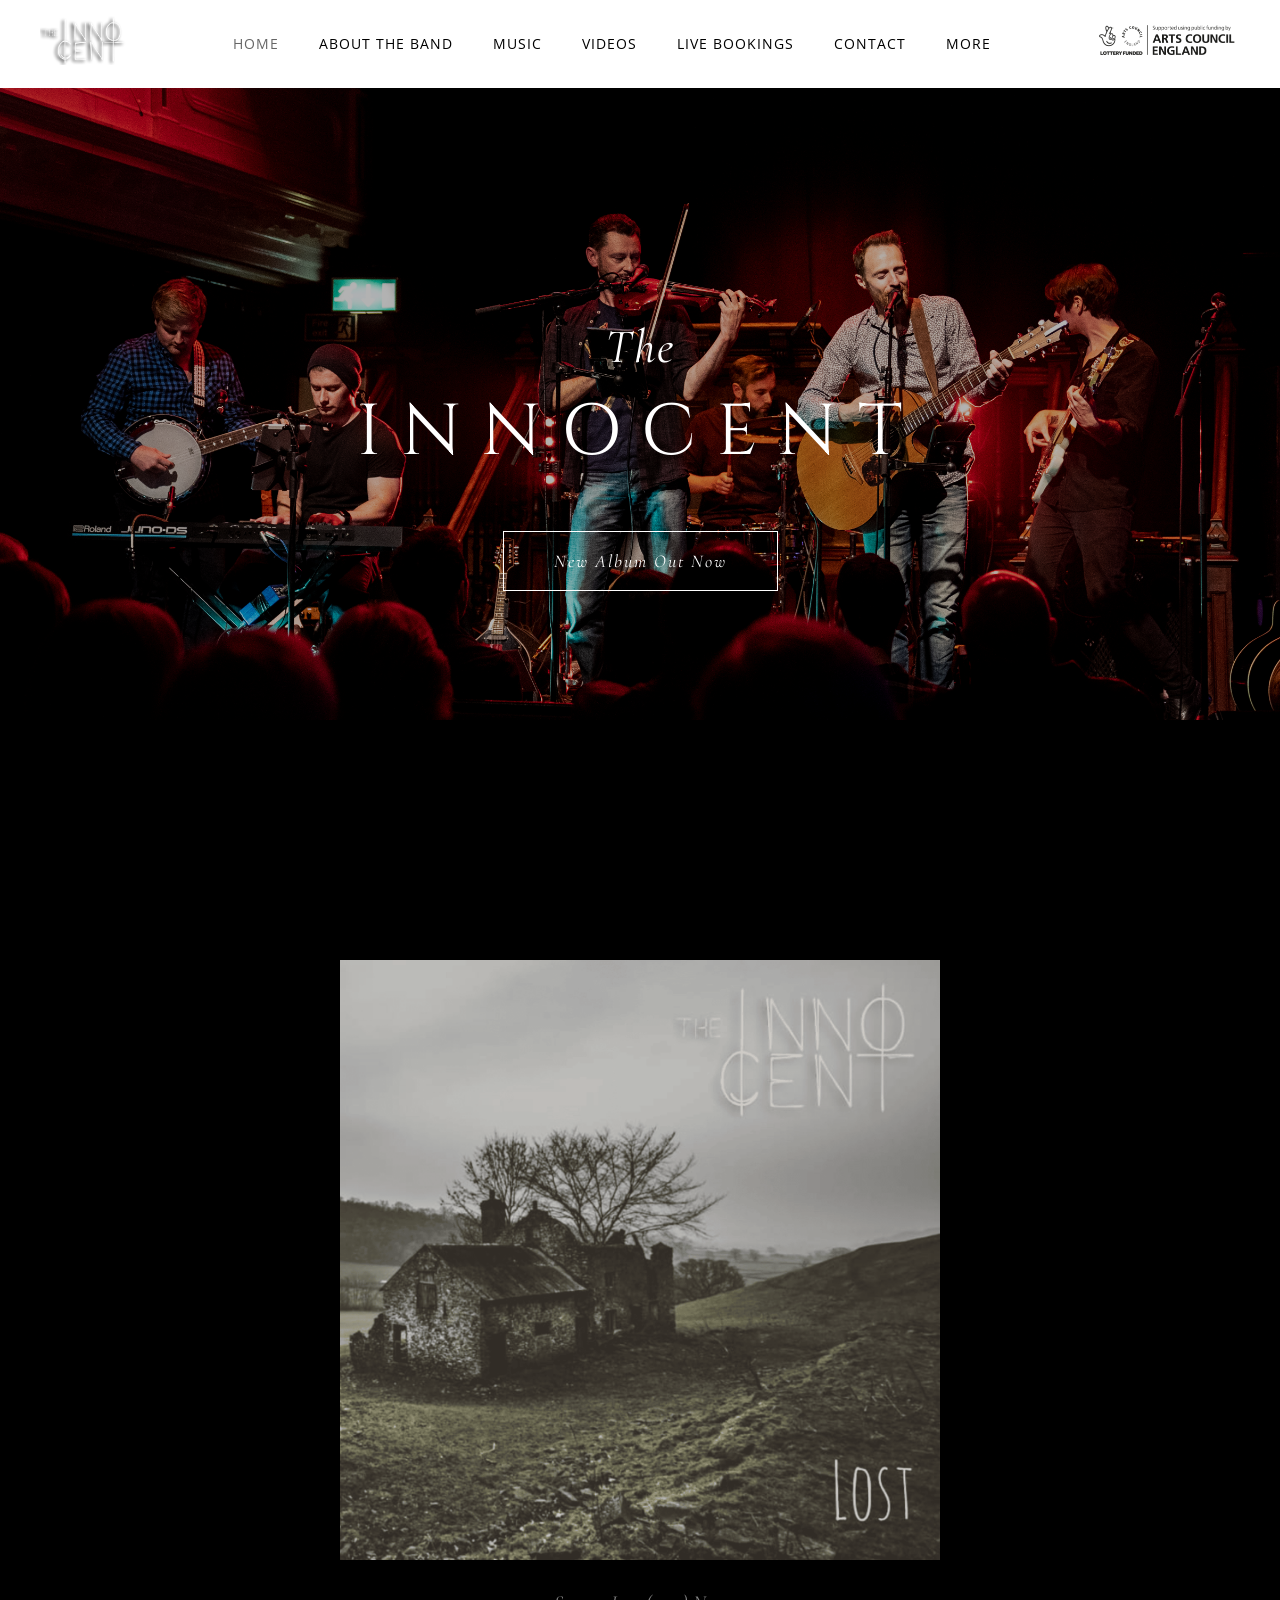
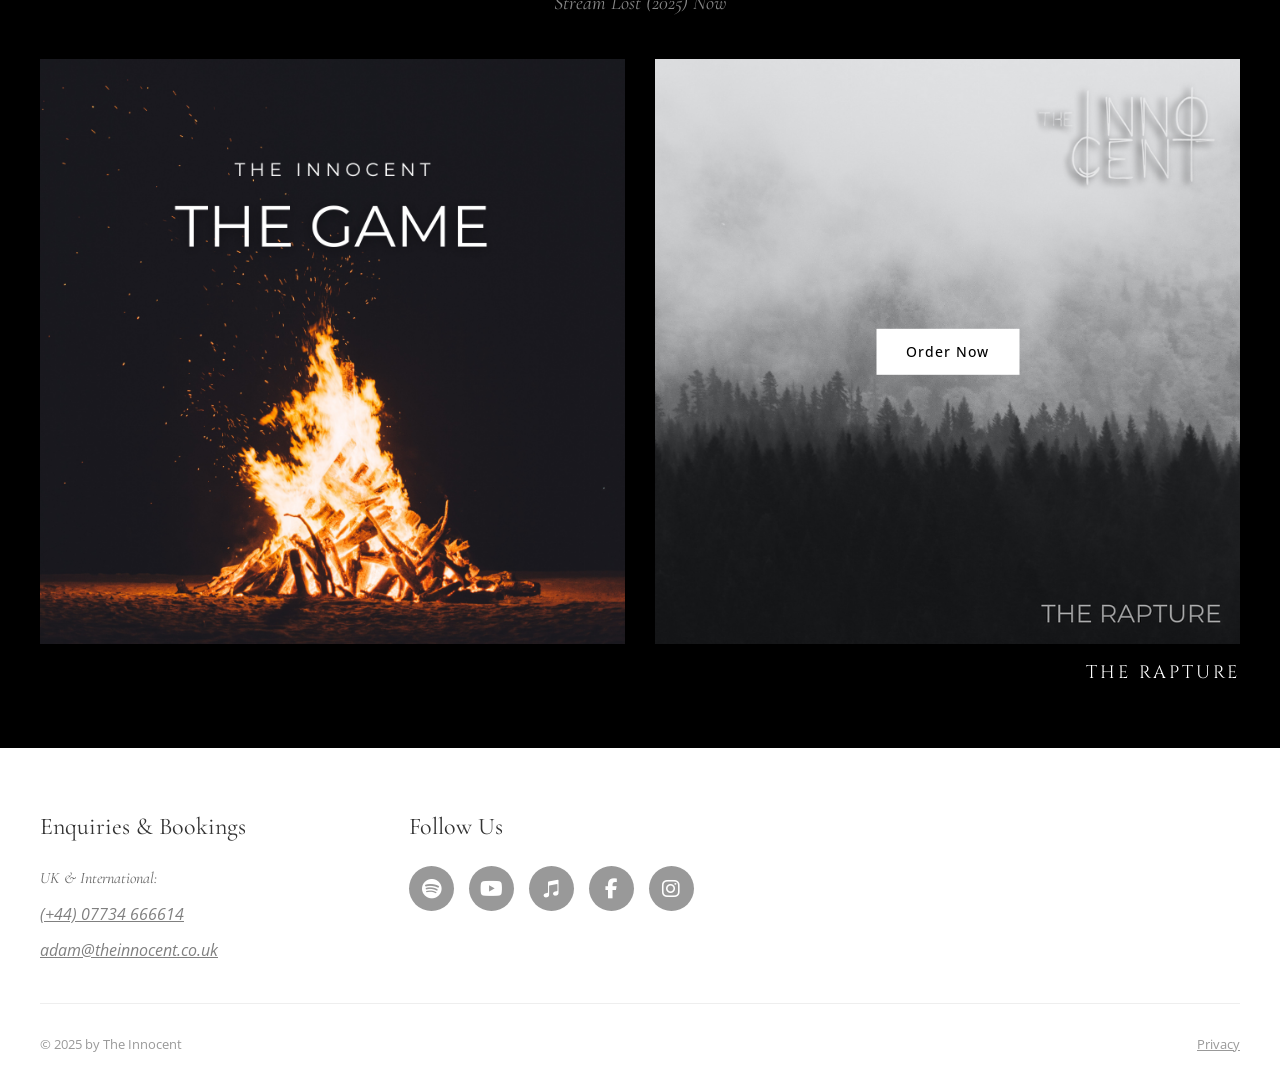
<file: index.html>
<!DOCTYPE html>
<html lang="en">
<head>
    <meta charset="UTF-8">
    <meta name="viewport" content="width=device-width, initial-scale=1.0">
    <title>Home |The Innocent</title>
    <link rel="preconnect" href="https://fonts.googleapis.com">
    <link rel="preconnect" href="https://fonts.gstatic.com" crossorigin>
    <link href="https://fonts.googleapis.com/css2?family=Cinzel:wght@400;500;600&family=Cormorant+Garamond:ital,wght@0,400;0,500;1,400&family=Open+Sans:wght@300;400;500&display=swap" rel="stylesheet">
    <link rel="stylesheet" href="https://cdnjs.cloudflare.com/ajax/libs/font-awesome/6.4.0/css/all.min.css">
    <link rel="stylesheet" href="css/styles.css">
    <style>
        /* Page-specific styles for Home */
        .albums-section {
            padding: 60px 40px;
            background-color: #000;
        }

        .featured-album {
            text-align: center;
            margin-bottom: 40px;
        }

        .featured-album a {
            display: inline-block;
        }

        .featured-album img {
            max-width: 600px;
            width: 100%;
            height: auto;
        }

        .featured-album-text {
            font-family: 'Cormorant Garamond', serif;
            font-style: italic;
            font-size: 20px;
            color: #888;
            margin-top: 20px;
        }

        .featured-album-text a {
            color: #888;
            text-decoration: none;
            transition: color 0.3s ease;
        }

        .featured-album-text a:hover {
            color: #fff;
        }

        .albums-grid {
            display: grid;
            grid-template-columns: repeat(2, 1fr);
            gap: 30px;
            max-width: 1200px;
            margin: 0 auto;
        }

        .album-card {
            position: relative;
            overflow: hidden;
        }

        .album-card a {
            display: block;
            position: relative;
        }

        .album-card img {
            width: 100%;
            height: auto;
            display: block;
            transition: transform 0.3s ease;
        }

        .album-card:hover img {
            transform: scale(1.05);
        }

        .album-card .order-btn {
            position: absolute;
            top: 50%;
            left: 50%;
            transform: translate(-50%, -50%);
            padding: 12px 30px;
            background: #fff;
            color: #000;
            text-decoration: none;
            font-size: 14px;
            font-weight: 500;
            letter-spacing: 1px;
            transition: all 0.3s ease;
        }

        .album-card .order-btn:hover {
            background: #000;
            color: #fff;
        }

        .album-title {
            font-family: 'Cinzel', serif;
            font-size: 18px;
            letter-spacing: 3px;
            text-align: right;
            margin-top: 15px;
        }

        @media (max-width: 768px) {
            .albums-grid {
                grid-template-columns: 1fr;
            }
        }
    </style>
</head>
<body>
    <!-- Header / Navigation -->
    <header>
        <div class="logo">
            <a href="index.html">
                <img src="media/images/Unknown.png" alt="The Innocent Logo">
            </a>
        </div>

        <div class="mobile-menu-toggle" onclick="toggleMobileMenu()">
            <span></span>
            <span></span>
            <span></span>
        </div>

        <nav id="mainNav">
            <ul>
                <li><a href="index.html" class="active">Home</a></li>
                <li><a href="about.html">About The Band</a></li>
                <li><a href="music.html">Music</a></li>
                <li><a href="videos.html">Videos</a></li>
                <li>
                    <a href="live-bookings.html">Live Bookings</a>
                    <ul class="dropdown">
                        <li><a href="audio.html">Audio</a></li>
                        <li><a href="testimonials.html">Testimonials</a></li>
                    </ul>
                </li>
                <li><a href="contact.html">Contact</a></li>
                <li>
                    <a href="#">More</a>
                    <ul class="dropdown">
                        <li><a href="images.html">Images</a></li>
                        <li><a href="tour-dates.html">Tour Dates</a></li>
                    </ul>
                </li>
            </ul>
        </nav>

        <div class="header-right">
            <div class="arts-council-logo">
                <img src="media/images/Logo_Black_RGB.png" alt="Supported using public funding by Arts Council England">
            </div>
        </div>
    </header>

    <!-- Hero Section with Parallax -->
    <section class="hero">
        <div class="hero-parallax" style="background-image: url('media/images/IMG04033.jpg');"></div>
        <div class="hero-overlay"></div>
        <div class="hero-content">
            <h2 class="hero-title">The</h2>
            <h1 class="hero-band-name">INNOCENT</h1>
            <a href="https://li.sten.to/lost2025" class="btn-outline" target="_blank" rel="noopener">New Album Out Now</a>
        </div>
    </section>

    <!-- Albums Section -->
    <section class="albums-section">
        <!-- Featured Album - Lost -->
        <div class="featured-album">
            <a href="https://li.sten.to/lost2025" target="_blank" rel="noopener">
                <img src="media/images/lostcover.png" alt="Lost - Album Cover (2025)">
            </a>
            <p class="featured-album-text">
                <a href="https://li.sten.to/lost2025" target="_blank" rel="noopener">Stream Lost (2025) Now</a>
            </p>
        </div>

        <!-- Album Grid -->
        <div class="albums-grid">
            <!-- The Game -->
            <div class="album-card">
                <a href="videos.html">
                    <img src="media/images/The_Game.png" alt="The Game - Single Cover">
                </a>
            </div>

            <!-- The Rapture -->
            <div class="album-card">
                <a href="https://theinnocentuk.bandcamp.com/album/the-rapture" target="_blank" rel="noopener">
                    <img src="media/images/Rapture_Cover.png" alt="The Rapture - Album Cover">
                    <span class="order-btn">Order Now</span>
                </a>
                <p class="album-title">THE RAPTURE</p>
            </div>
        </div>
    </section>

    <!-- Footer -->
    <footer>
        <div class="footer-content">
            <!-- Enquiries & Bookings -->
            <div class="footer-section">
                <h3>Enquiries &amp; Bookings</h3>
                <p><em>UK &amp; International:</em></p> 
                <a class="tel-number" href="tel: +447734 666614"><em>(+44) 07734 666614</em></a>
                <a class="tel-number" href="mailto:adam@theinnocent.co.uk"><em>adam@theinnocent.co.uk</em></a>
                <div class="contact-details">
                    <!-- ADD YOUR CONTACT DETAILS HERE -->
                </div>
            </div>

            <!-- Follow Us -->
            <div class="footer-section">
                <h3>Follow Us</h3>
                <div class="social-icons">
                    <a href="https://open.spotify.com/artist/7yYOWhE9MWL6ihQqNofzxk?si=PvyqNb-3Q669EmFlm-6oKg" target="_blank" rel="noopener" aria-label="Spotify">
                        <i class="fab fa-spotify"></i>
                    </a>
                    <a href="https://www.youtube.com/channel/UCLmknhDmpOaKMq5JHKW_u3Q" target="_blank" rel="noopener" aria-label="YouTube">
                        <i class="fab fa-youtube"></i>
                    </a>
                    <a href="https://music.apple.com/gb/artist/the-innocent/1475608445" target="_blank" rel="noopener" aria-label="Apple Music">
                        <i class="fab fa-itunes-note"></i>
                    </a>
                    <a href="https://www.facebook.com/theinnocentmusic/" target="_blank" rel="noopener" aria-label="Facebook">
                        <i class="fab fa-facebook-f"></i>
                    </a>
                    <a href="https://www.instagram.com/theinnocentuk/" target="_blank" rel="noopener" aria-label="Instagram">
                        <i class="fab fa-instagram"></i>
                    </a>
                </div>
            </div>

            <!-- Subscribe -->
            <!-- <div class="footer-section">
                <h3>Subscribe for updates</h3>
                <form class="subscribe-form" action="#" method="POST">
                    <input type="email" name="email" placeholder="Email address" required>
                    <button type="submit">Subscribe Now</button>
                </form>
            </div> -->
        </div>

        <div class="footer-bottom">
            <p>&copy; 2025 by The Innocent</p>
            <a href="privacy.html">Privacy</a>
        </div>
    </footer>

    <script>
        // Mobile Menu Toggle
        function toggleMobileMenu() {
            const nav = document.getElementById('mainNav');
            nav.classList.toggle('active');
        }

        // Dropdown toggle for mobile
        document.querySelectorAll('nav ul > li').forEach(item => {
            if (item.querySelector('.dropdown')) {
                item.querySelector('a').addEventListener('click', function(e) {
                    if (window.innerWidth <= 768) {
                        e.preventDefault();
                        item.classList.toggle('dropdown-open');
                    }
                });
            }
        });

        // Smooth parallax effect enhancement
        window.addEventListener('scroll', function() {
            const scrolled = window.pageYOffset;
            const parallax = document.querySelector('.hero-parallax');
            if (parallax && window.innerWidth > 768) {
                parallax.style.transform = 'translateY(' + (scrolled * 0.5) + 'px)';
            }
        });

        // Close mobile menu when clicking outside
        document.addEventListener('click', function(e) {
            const nav = document.getElementById('mainNav');
            const toggle = document.querySelector('.mobile-menu-toggle');
            if (!nav.contains(e.target) && !toggle.contains(e.target)) {
                nav.classList.remove('active');
            }
        });
    </script>
</body>
</html>
</file>
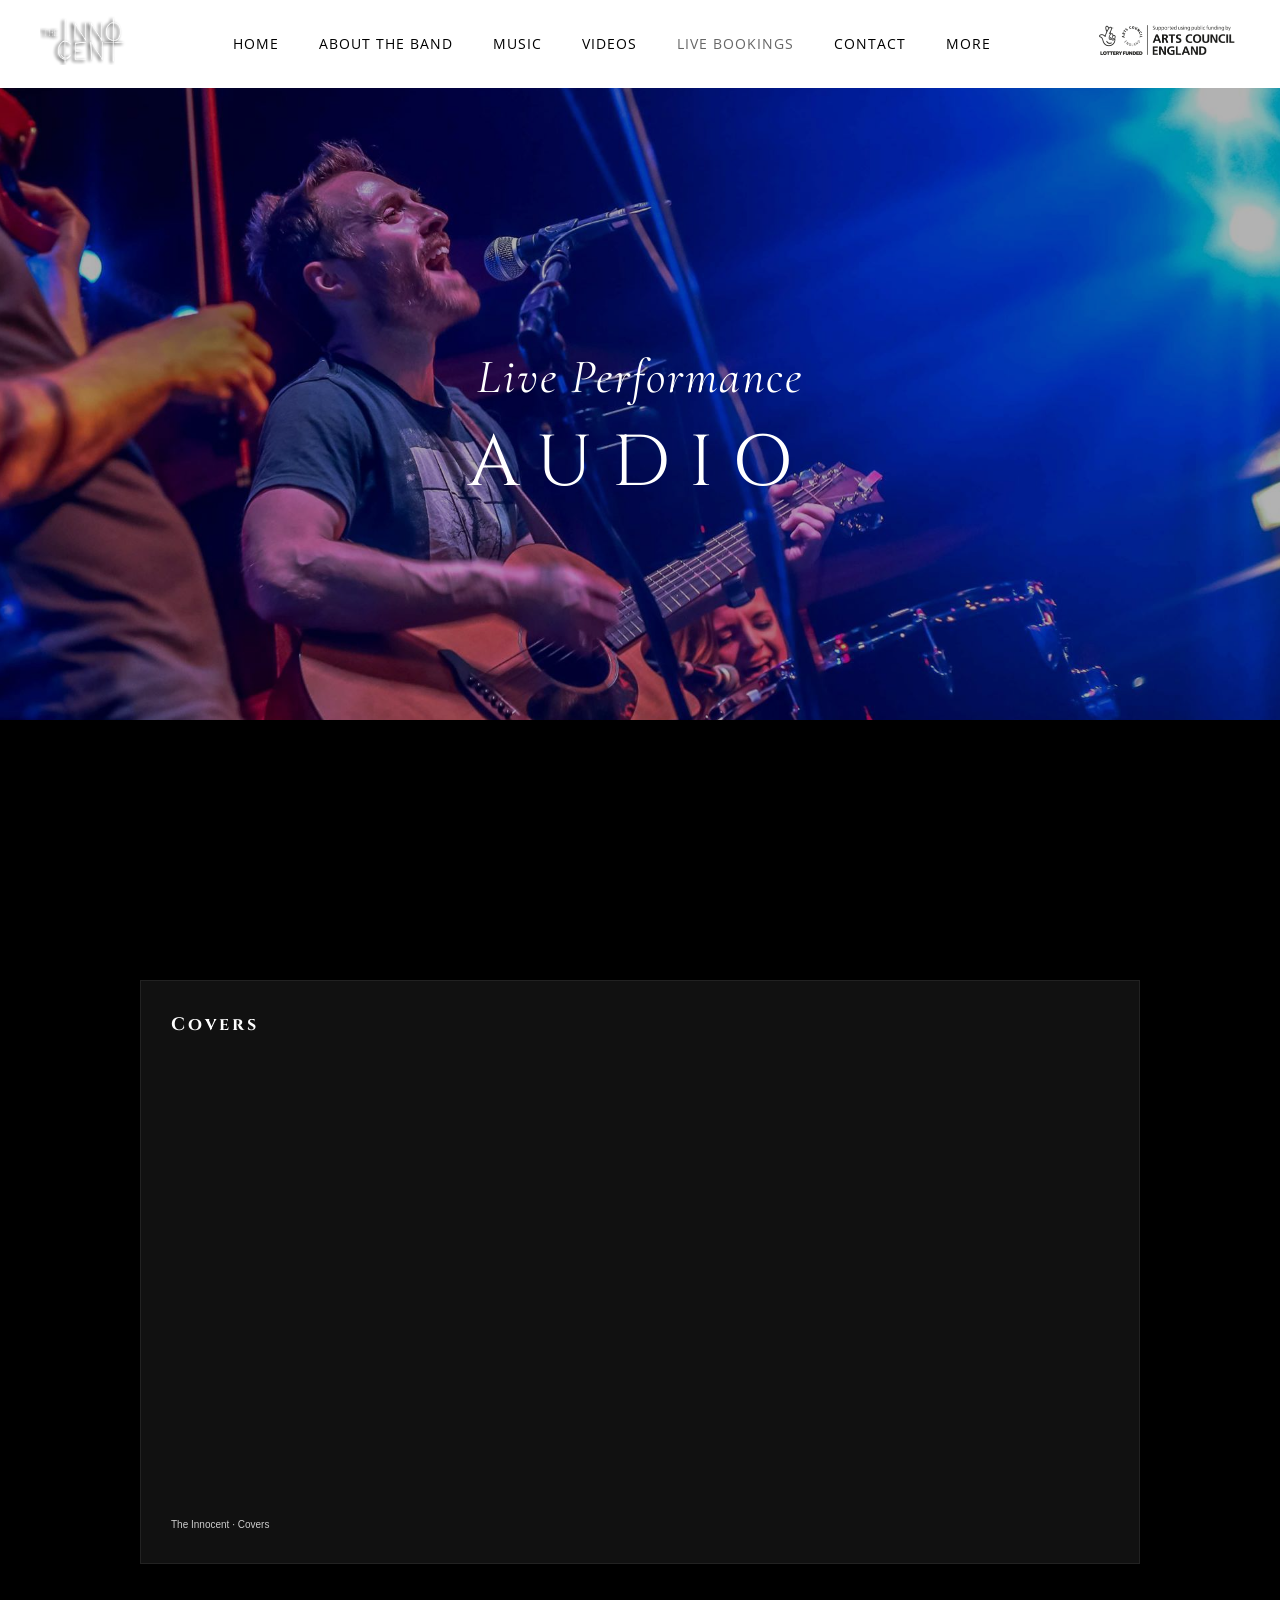
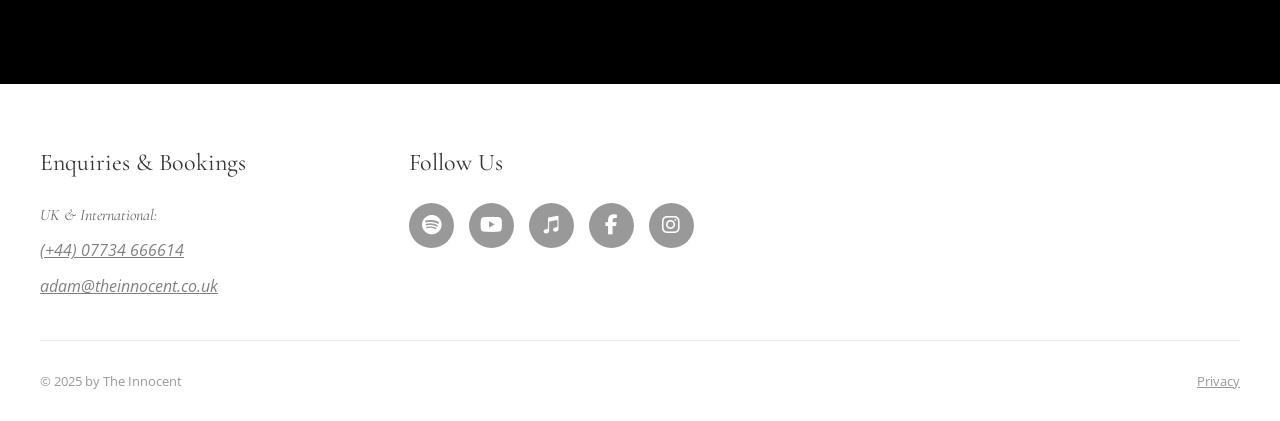
<file: audio.html>
<!DOCTYPE html>
<html lang="en">
<head>
    <meta charset="UTF-8">
    <meta name="viewport" content="width=device-width, initial-scale=1.0">
    <title>Audio | The Innocent</title>
    <link rel="preconnect" href="https://fonts.googleapis.com">
    <link rel="preconnect" href="https://fonts.gstatic.com" crossorigin>
    <link href="https://fonts.googleapis.com/css2?family=Cinzel:wght@400;500;600&family=Cormorant+Garamond:ital,wght@0,400;0,500;1,400&family=Open+Sans:wght@300;400;500&display=swap" rel="stylesheet">
    <link rel="stylesheet" href="https://cdnjs.cloudflare.com/ajax/libs/font-awesome/6.4.0/css/all.min.css">
    <link rel="stylesheet" href="css/styles.css">
    <style>
        .audio-section { padding: 80px 40px; background: #000; }
        .audio-container { max-width: 1000px; margin: 0 auto; }
        .audio-item { margin-bottom: 40px; background: #111; padding: 30px; border: 1px solid #222; }
        .audio-item h3 { font-family: 'Cinzel', serif; letter-spacing: 3px; font-size: 18px; margin-bottom: 20px; color: #fff; }
        .player-placeholder { background: #222; height: 100px; display: flex; align-items: center; justify-content: center; color: #666; font-style: italic; }
        
        /* Dropdown active styling */
        nav ul li .dropdown li a.active { background-color: #f5f5f5; color: #666; }
    </style>
</head>
<body>
    <header>
        <div class="logo"><a href="index.html"><img src="media/images/Unknown.png" alt="The Innocent Logo"></a></div>
        <div class="mobile-menu-toggle" onclick="toggleMobileMenu()"><span></span><span></span><span></span></div>
        <nav id="mainNav">
            <ul>
                <li><a href="index.html">Home</a></li>
                <li><a href="about.html">About The Band</a></li>
                <li><a href="music.html">Music</a></li>
                <li><a href="videos.html">Videos</a></li>
                <li>
                    <a href="live-bookings.html" class="active">Live Bookings</a>
                    <ul class="dropdown">
                        <li><a href="audio.html">Audio</a></li>
                        <li><a href="testimonials.html">Testimonials</a></li>
                    </ul>
                </li>
                <li><a href="contact.html">Contact</a></li>
                <li>
                    <a href="#">More</a>
                    <ul class="dropdown">
                        <li><a href="images.html">Pictures</a></li>
                        <li><a href="tour-dates.html">Tour Dates</a></li>
                    </ul>
                </li>
            </ul>
        </nav>
        <div class="header-right"><div class="arts-council-logo"><img src="media/images/Logo_Black_RGB.png" alt="Arts Council England"></div></div>
    </header>

    <section class="hero">
        <div class="hero-parallax" style="background-image: url('media/images/13227721_1188573184486435_1600390283273019874_o.jpg');"></div>
        <div class="hero-overlay"></div>
        <div class="hero-content">
            <h2 class="hero-title">Live Performance</h2>
            <h1 class="hero-band-name">AUDIO</h1>
        </div>
    </section>

    <section class="audio-section">
        <div class="audio-container">
            <div class="audio-item">
                <h3>Covers</h3>
                <iframe width="100%" height="450" scrolling="no" frameborder="no" allow="autoplay"
                    src="https://w.soundcloud.com/player/?url=https%3A//api.soundcloud.com/playlists/soundcloud%3Aplaylists%3A2170355828%3Fsecret_token%3Ds-k2C2XB2ITGt&color=%23ff5500&auto_play=false&hide_related=false&show_comments=true&show_user=true&show_reposts=false&show_teaser=true"></iframe>
                <div
                    style="font-size: 10px; color: #cccccc;line-break: anywhere;word-break: normal;overflow: hidden;white-space: nowrap;text-overflow: ellipsis; font-family: Interstate,Lucida Grande,Lucida Sans Unicode,Lucida Sans,Garuda,Verdana,Tahoma,sans-serif;font-weight: 100;">
                    <a href="https://soundcloud.com/the-innocent-1" title="The Innocent" target="_blank"
                        style="color: #cccccc; text-decoration: none;">The Innocent</a> · <a
                        href="https://soundcloud.com/the-innocent-1/sets/covers/s-k2C2XB2ITGt" title="Covers" target="_blank"
                        style="color: #cccccc; text-decoration: none;">Covers</a></div>
            </div>
        </div>
    </section>

    <!-- Footer -->
    <footer>
        <div class="footer-content">
            <!-- Enquiries & Bookings -->
            <div class="footer-section">
                <h3>Enquiries &amp; Bookings</h3>
                <p><em>UK &amp; International:</em></p> 
                <a class="tel-number" href="tel: +447734 666614"><em>(+44) 07734 666614</em></a>
                <a class="tel-number" href="mailto:adam@theinnocent.co.uk"><em>adam@theinnocent.co.uk</em></a>
                <div class="contact-details">
                    <!-- ADD YOUR CONTACT DETAILS HERE -->
                </div>
            </div>

            <!-- Follow Us -->
            <div class="footer-section">
                <h3>Follow Us</h3>
                <div class="social-icons">
                    <a href="https://open.spotify.com/artist/7yYOWhE9MWL6ihQqNofzxk?si=PvyqNb-3Q669EmFlm-6oKg" target="_blank" rel="noopener" aria-label="Spotify">
                        <i class="fab fa-spotify"></i>
                    </a>
                    <a href="https://www.youtube.com/channel/UCLmknhDmpOaKMq5JHKW_u3Q" target="_blank" rel="noopener" aria-label="YouTube">
                        <i class="fab fa-youtube"></i>
                    </a>
                    <a href="https://music.apple.com/gb/artist/the-innocent/1475608445" target="_blank" rel="noopener" aria-label="Apple Music">
                        <i class="fab fa-itunes-note"></i>
                    </a>
                    <a href="https://www.facebook.com/theinnocentmusic/" target="_blank" rel="noopener" aria-label="Facebook">
                        <i class="fab fa-facebook-f"></i>
                    </a>
                    <a href="https://www.instagram.com/theinnocentuk/" target="_blank" rel="noopener" aria-label="Instagram">
                        <i class="fab fa-instagram"></i>
                    </a>
                </div>
            </div>

            <!-- Subscribe -->
            <!-- <div class="footer-section">
                <h3>Subscribe for updates</h3>
                <form class="subscribe-form" action="#" method="POST">
                    <input type="email" name="email" placeholder="Email address" required>
                    <button type="submit">Subscribe Now</button>
                </form>
            </div> -->
        </div>

        <div class="footer-bottom">
            <p>&copy; 2025 by The Innocent</p>
            <a href="privacy.html">Privacy</a>
        </div>
    </footer>

    <script>
        function toggleMobileMenu() { document.getElementById('mainNav').classList.toggle('active'); }
    </script>
</body>
</html>
</file>
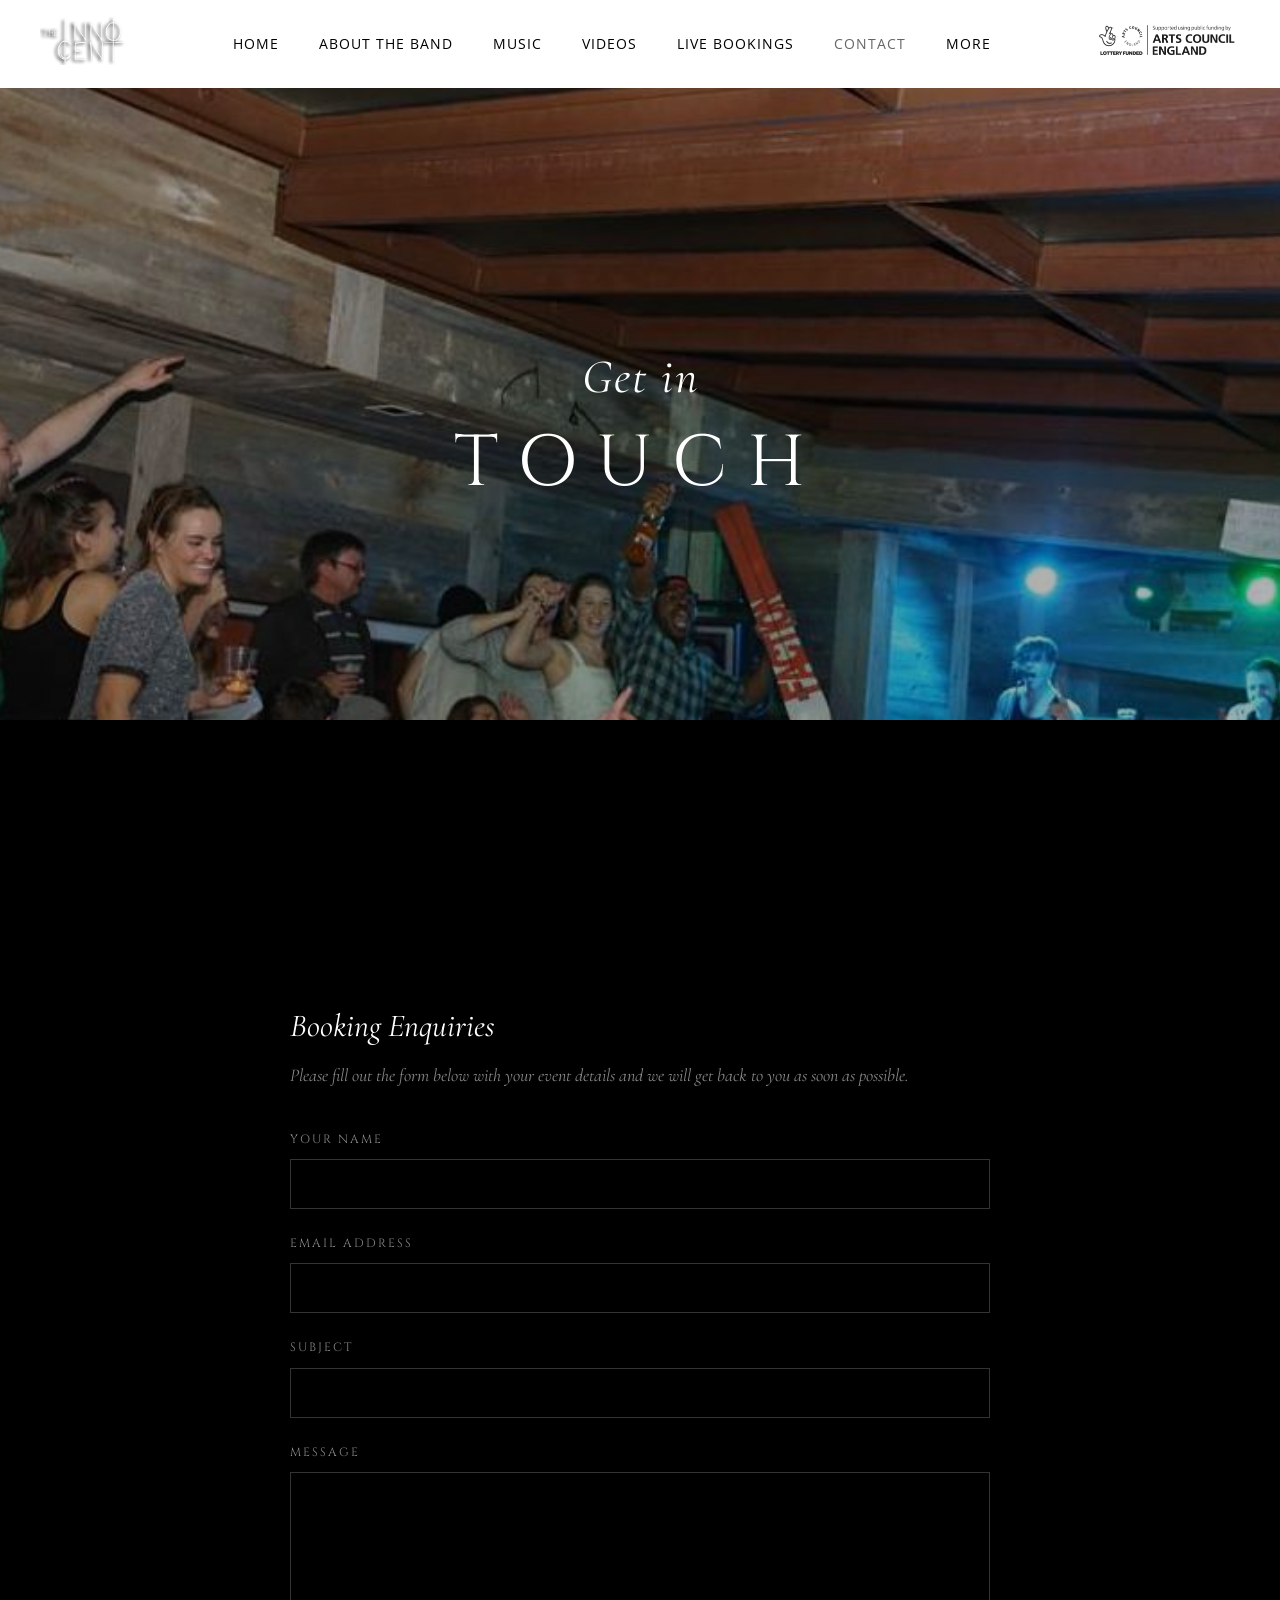
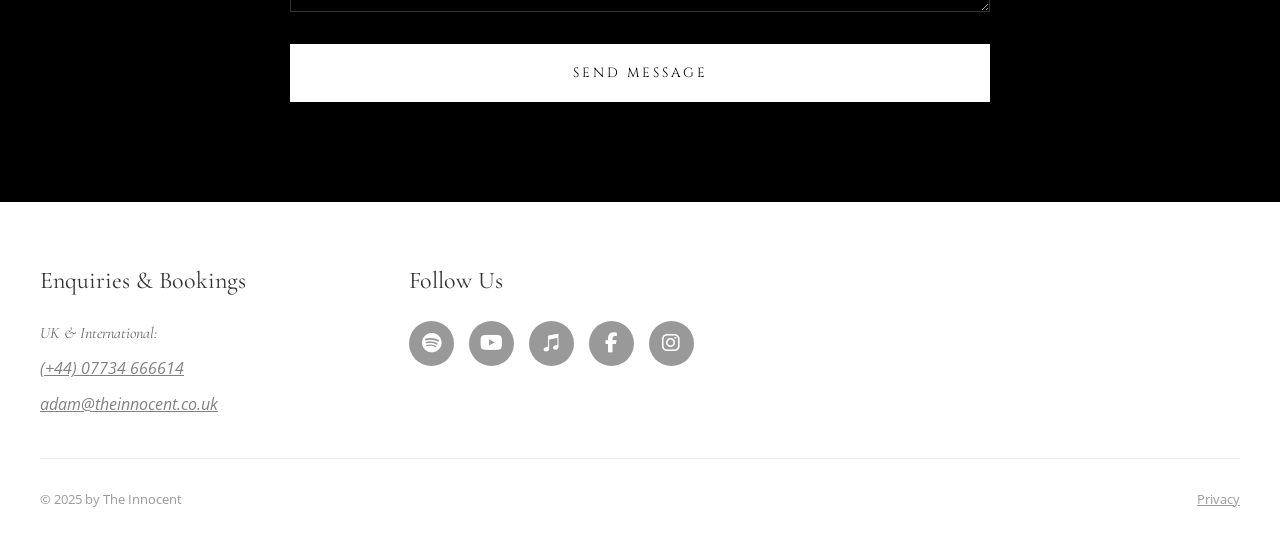
<file: contact.html>
<!DOCTYPE html>
<html lang="en">
<head>
    <meta charset="UTF-8">
    <meta name="viewport" content="width=device-width, initial-scale=1.0">
    <title>Contact | The Innocent</title>
    <link rel="preconnect" href="https://fonts.googleapis.com">
    <link rel="preconnect" href="https://fonts.gstatic.com" crossorigin>
    <link href="https://fonts.googleapis.com/css2?family=Cinzel:wght@400;500;600&family=Cormorant+Garamond:ital,wght@0,400;0,500;1,400&family=Open+Sans:wght@300;400;500&display=swap" rel="stylesheet">
    <link rel="stylesheet" href="https://cdnjs.cloudflare.com/ajax/libs/font-awesome/6.4.0/css/all.min.css">
    <link rel="stylesheet" href="css/styles.css">
    <style>
        .contact-section { padding: 100px 40px; background: #000; text-align: center; }
        .contact-form-container { max-width: 700px; margin: 0 auto; text-align: left; }
        .form-group { margin-bottom: 25px; }
        .form-group label { display: block; font-family: 'Cinzel', serif; font-size: 12px; letter-spacing: 2px; margin-bottom: 10px; color: #888; }
        .form-group input, .form-group textarea {
            width: 100%; padding: 15px; background: transparent; border: 1px solid #333; color: #fff; font-family: 'Open Sans', sans-serif; transition: border-color 0.3s;
        }
        .form-group input:focus, .form-group textarea:focus { border-color: #fff; outline: none; }
        .submit-btn {
            width: 100%; padding: 20px; background: #fff; color: #000; border: none; font-family: 'Cinzel', serif; letter-spacing: 3px; cursor: pointer; transition: all 0.3s;
        }
        .submit-btn:hover { background: #999; }
        .submit-btn:disabled { background: #555; cursor: not-allowed; }
        .form-feedback { margin-bottom: 20px; padding: 15px; border-radius: 5px; }
        .form-feedback.success { background: #004d00; color: #90ee90; border: 1px solid #90ee90; }
        .form-feedback.error { background: #4d0000; color: #ff9090; border: 1px solid #ff9090; }
        .btn-loading { color: #666; }
    </style>
</head>
<body>
    <header>
        <div class="logo"><a href="index.html"><img src="media/images/Unknown.png" alt="The Innocent Logo"></a></div>
        <div class="mobile-menu-toggle" onclick="toggleMobileMenu()"><span></span><span></span><span></span></div>
        <nav id="mainNav">
            <ul>
                <li><a href="index.html">Home</a></li>
                <li><a href="about.html">About The Band</a></li>
                <li><a href="music.html">Music</a></li>
                <li><a href="videos.html">Videos</a></li>
                <li>
                    <a href="live-bookings.html">Live Bookings</a>
                    <ul class="dropdown">
                        <li><a href="audio.html">Audio</a></li>
                        <li><a href="testimonials.html">Testimonials</a></li>
                    </ul>
                </li>
                <li><a href="contact.html" class="active">Contact</a></li>
                <li>
                    <a href="#">More</a>
                    <ul class="dropdown">
                        <li><a href="images.html">Pictures</a></li>
                        <li><a href="tour-dates.html">Tour Dates</a></li>
                    </ul>
                </li>
            </ul>
        </nav>
        <div class="header-right"><div class="arts-council-logo"><img src="media/images/Logo_Black_RGB.png" alt="Arts Council England"></div></div>
    </header>

    <section class="hero">
        <div class="hero-parallax" style="background-image: url('media/images/Verbier2.jpg'); background-position: bottom center; background-size: cover;"></div>
        <div class="hero-overlay"></div>
        <div class="hero-content">
            <h2 class="hero-title">Get in</h2>
            <h1 class="hero-band-name">TOUCH</h1>
        </div>
    </section>

    <section class="contact-section">
        <div class="contact-form-container">
            <h2 class="section-title-script" style="font-size: 32px; margin-bottom: 10px;">Booking Enquiries</h2>
            <p style="color: #888; margin-bottom: 40px; font-family: 'Cormorant Garamond', serif; font-style: italic; font-size: 18px;">
                Please fill out the form below with your event details and we will get back to you as soon as possible.
            </p>
            
            <!-- Form feedback messages -->
            <div id="form-feedback" style="display: none; margin-bottom: 20px; padding: 15px; border-radius: 5px;"></div>
            
            <form id="contact-form" action="contact-handler.php" method="POST">
                <div class="form-group">
                    <label>YOUR NAME</label>
                    <input type="text" name="name" id="name" required>
                </div>
                <div class="form-group">
                    <label>EMAIL ADDRESS</label>
                    <input type="email" name="email" id="email" required>
                </div>
                <div class="form-group">
                    <label>SUBJECT</label>
                    <input type="text" name="subject" id="subject" required>
                </div>
                <div class="form-group">
                    <label>MESSAGE</label>
                    <textarea name="message" id="message" rows="6" required></textarea>
                </div>
                <button type="submit" class="submit-btn" id="submit-btn">
                    <span class="btn-text">SEND MESSAGE</span>
                    <span class="btn-loading" style="display: none;">SENDING...</span>
                </button>
            </form>
        </div>
    </section>

    <!-- Footer -->
    <footer>
        <div class="footer-content">
            <!-- Enquiries & Bookings -->
            <div class="footer-section">
                <h3>Enquiries &amp; Bookings</h3>
                <p><em>UK &amp; International:</em></p> 
                <a class="tel-number" href="tel: +447734 666614"><em>(+44) 07734 666614</em></a>
                <a class="tel-number" href="mailto:adam@theinnocent.co.uk"><em>adam@theinnocent.co.uk</em></a>
                <div class="contact-details">
                    <!-- ADD YOUR CONTACT DETAILS HERE -->
                </div>
            </div>

            <!-- Follow Us -->
            <div class="footer-section">
                <h3>Follow Us</h3>
                <div class="social-icons">
                    <a href="https://open.spotify.com/artist/7yYOWhE9MWL6ihQqNofzxk?si=PvyqNb-3Q669EmFlm-6oKg" target="_blank" rel="noopener" aria-label="Spotify">
                        <i class="fab fa-spotify"></i>
                    </a>
                    <a href="https://www.youtube.com/channel/UCLmknhDmpOaKMq5JHKW_u3Q" target="_blank" rel="noopener" aria-label="YouTube">
                        <i class="fab fa-youtube"></i>
                    </a>
                    <a href="https://music.apple.com/gb/artist/the-innocent/1475608445" target="_blank" rel="noopener" aria-label="Apple Music">
                        <i class="fab fa-itunes-note"></i>
                    </a>
                    <a href="https://www.facebook.com/theinnocentmusic/" target="_blank" rel="noopener" aria-label="Facebook">
                        <i class="fab fa-facebook-f"></i>
                    </a>
                    <a href="https://www.instagram.com/theinnocentuk/" target="_blank" rel="noopener" aria-label="Instagram">
                        <i class="fab fa-instagram"></i>
                    </a>
                </div>
            </div>

            <!-- Subscribe -->
            <!-- <div class="footer-section">
                <h3>Subscribe for updates</h3>
                <form class="subscribe-form" action="#" method="POST">
                    <input type="email" name="email" placeholder="Email address" required>
                    <button type="submit">Subscribe Now</button>
                </form>
            </div> -->
        </div>

        <div class="footer-bottom">
            <p>&copy; 2025 by The Innocent</p>
            <a href="privacy.html">Privacy</a>
        </div>
    </footer>

    <script src="js/script.js"></script>
    <script>
        function toggleMobileMenu() { document.getElementById('mainNav').classList.toggle('active'); }
        
        // Show messages from URL parameters (for non-AJAX submissions)
        document.addEventListener('DOMContentLoaded', function() {
            const urlParams = new URLSearchParams(window.location.search);
            const feedback = document.getElementById('form-feedback');
            
            if (urlParams.get('sent') === '1') {
                showMessage('Thank you for your enquiry! We will get back to you within 24 hours.', 'success');
            } else if (urlParams.get('error')) {
                showMessage(urlParams.get('error'), 'error');
            }
        });
        
        function showMessage(message, type) {
            const feedback = document.getElementById('form-feedback');
            feedback.textContent = message;
            feedback.className = 'form-feedback ' + type;
            feedback.style.display = 'block';
            feedback.scrollIntoView({ behavior: 'smooth', block: 'center' });
        }
    </script>
</body>
</html>
</file>
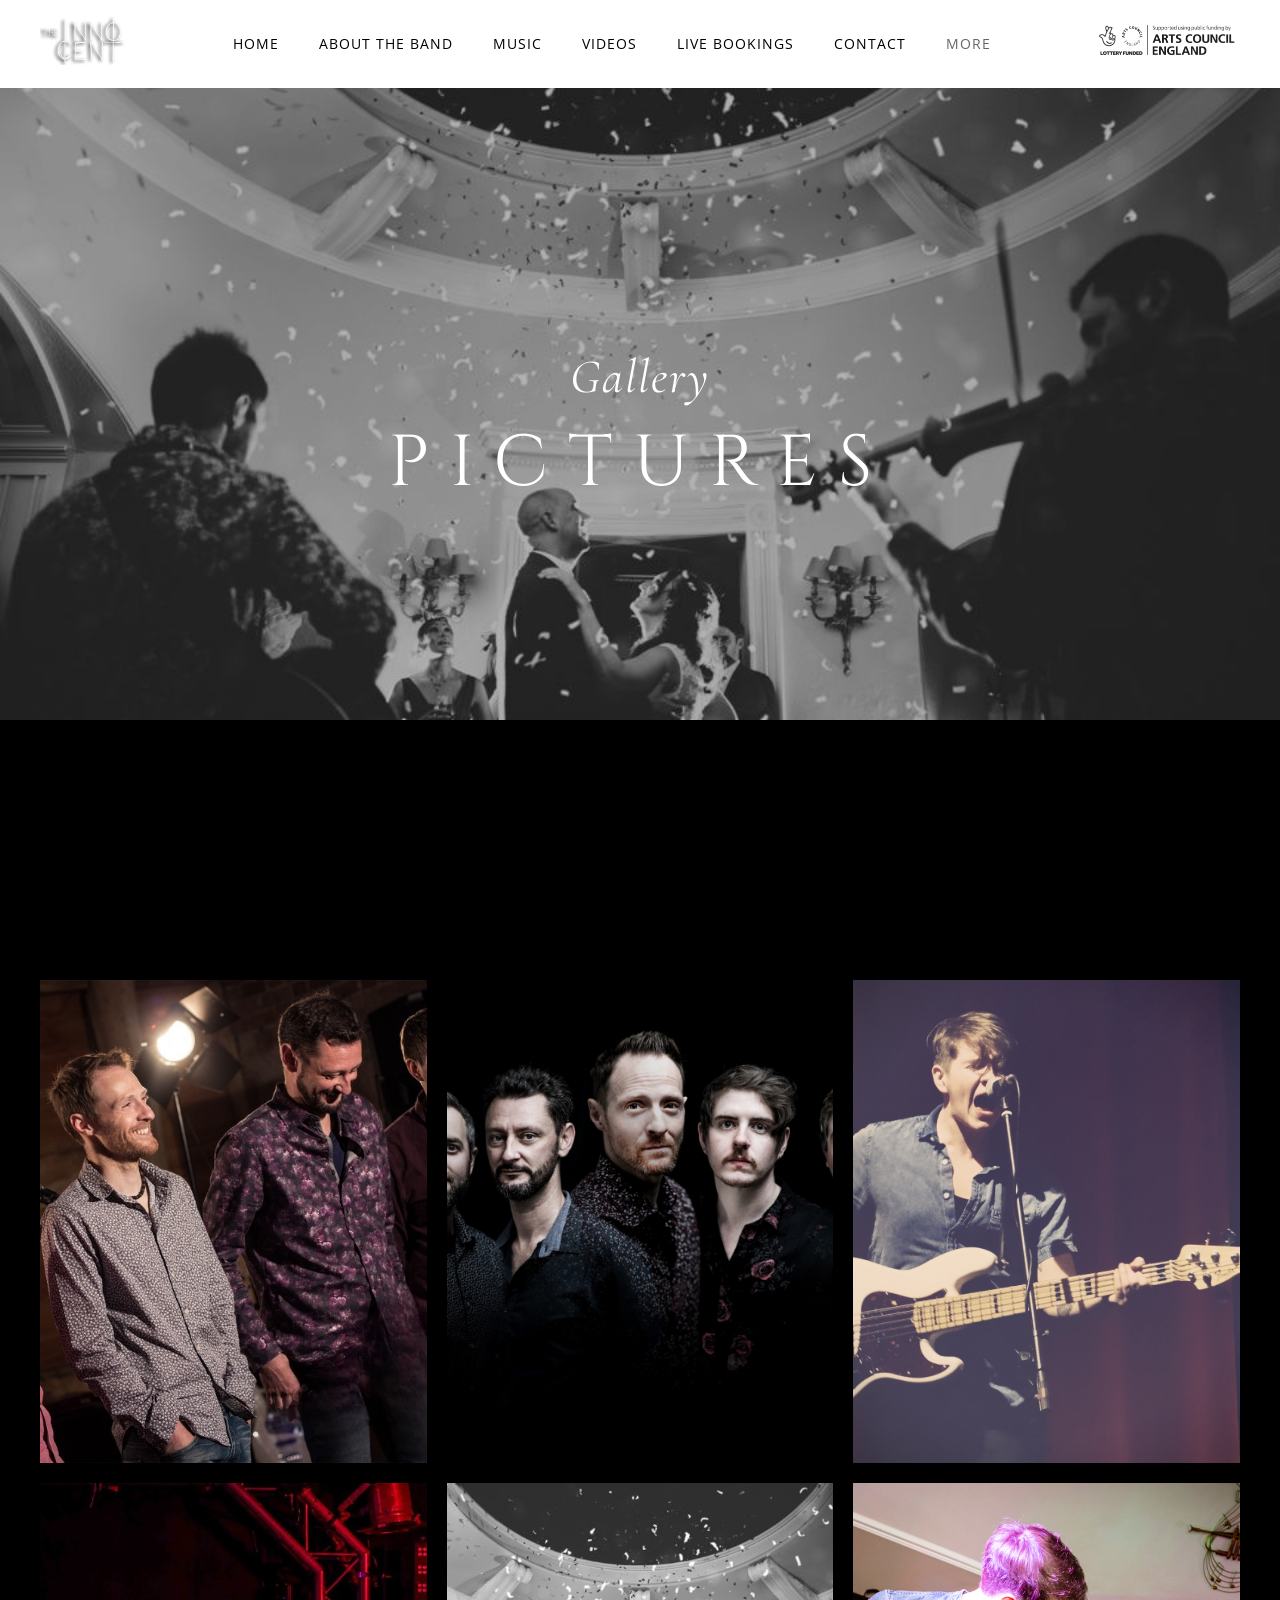
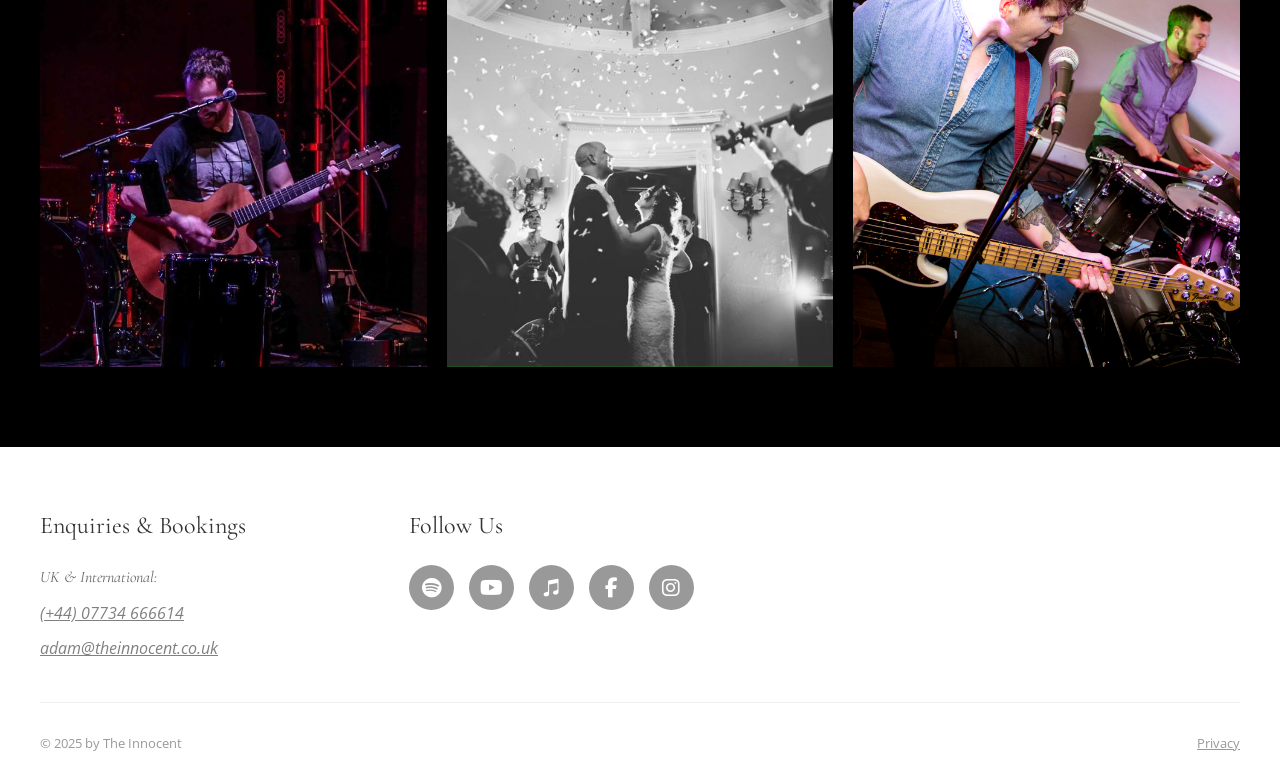
<file: images.html>
<!DOCTYPE html>
<html lang="en">
<head>
    <meta charset="UTF-8">
    <meta name="viewport" content="width=device-width, initial-scale=1.0">
    <title>Pictures | The Innocent</title>
    <link rel="preconnect" href="https://fonts.googleapis.com">
    <link rel="preconnect" href="https://fonts.gstatic.com" crossorigin>
    <link href="https://fonts.googleapis.com/css2?family=Cinzel:wght@400;500;600&family=Cormorant+Garamond:ital,wght@0,400;0,500;1,400&family=Open+Sans:wght@300;400;500&display=swap" rel="stylesheet">
    <link rel="stylesheet" href="https://cdnjs.cloudflare.com/ajax/libs/font-awesome/6.4.0/css/all.min.css">
    <link rel="stylesheet" href="css/styles.css">
    <style>
        .gallery-section {
            padding: 80px 40px;
            background-color: #000;
        }

        .gallery-grid {
            display: grid;
            grid-template-columns: repeat(auto-fill, minmax(350px, 1fr));
            gap: 20px;
            max-width: 1400px;
            margin: 0 auto;
        }

        .gallery-item {
            overflow: hidden;
            background-color: #111; /* Background for when images are loading */
            aspect-ratio: 4 / 5; /* Keeps a consistent look even without images */
            position: relative;
        }

        .gallery-item img {
            width: 100%;
            height: 100%;
            object-fit: cover;
            transition: transform 0.5s ease;
            cursor: pointer;
        }

        .gallery-item:hover img {
            transform: scale(1.05);
        }

        @media (max-width: 768px) {
            .gallery-grid {
                grid-template-columns: repeat(auto-fill, minmax(250px, 1fr));
                gap: 10px;
                padding: 0 10px;
            }
        }
    </style>
</head>
<body>
    <header>
        <div class="logo"><a href="index.html"><img src="media/images/Unknown.png" alt="The Innocent Logo"></a></div>
        <div class="mobile-menu-toggle" onclick="toggleMobileMenu()"><span></span><span></span><span></span></div>
        <nav id="mainNav">
            <ul>
                <li><a href="index.html">Home</a></li>
                <li><a href="about.html">About The Band</a></li>
                <li><a href="music.html">Music</a></li>
                <li><a href="videos.html">Videos</a></li>
                <li>
                    <a href="live-bookings.html">Live Bookings</a>
                    <ul class="dropdown">
                        <li><a href="audio.html">Audio</a></li>
                        <li><a href="testimonials.html">Testimonials</a></li>
                    </ul>
                </li>
                <li><a href="contact.html">Contact</a></li>
                <li>
                    <a href="#" class="active">More</a>
                    <ul class="dropdown">
                        <li><a href="images.html" class="active">Pictures</a></li>
                        <li><a href="tour-dates.html">Tour Dates</a></li>
                    </ul>
                </li>
            </ul>
        </nav>
        <div class="header-right"><div class="arts-council-logo"><img src="media/images/Logo_Black_RGB.png" alt="Arts Council England"></div></div>
    </header>

    <section class="hero">
        <div class="hero-parallax" style="background-image: url('media/images/Wilby_Flawless_Photography.jpg');"></div>
        <div class="hero-overlay"></div>
        <div class="hero-content">
            <h2 class="hero-title">Gallery</h2>
            <h1 class="hero-band-name">PICTURES</h1>
        </div>
    </section>

    <section class="gallery-section">
        <div class="gallery-grid">
            <div class="gallery-item"><img src="media/images/The_Innocent_full_band.jpg" alt="The Innocent Band"></div>
            <div class="gallery-item"><img src="media/images/Innocent_Profile_2021.jpg" alt="Band Profile"></div>
            <div class="gallery-item"><img src="media/images/Promo7.jpg" alt="Promotional Photo"></div>
            <div class="gallery-item"><img src="media/images/Trio_edited.jpg" alt="Trio Performance"></div>
            <div class="gallery-item"><img src="media/images/Wilby_Flawless_Photography.jpg" alt="Performance Photo"></div>
            <div class="gallery-item"><img src="media/images/Telford13.jpg" alt="Live Performance"></div>
        </div>
    </section>

    <!-- Footer -->
    <footer>
        <div class="footer-content">
            <!-- Enquiries & Bookings -->
            <div class="footer-section">
                <h3>Enquiries &amp; Bookings</h3>
                <p><em>UK &amp; International:</em></p> 
                <a class="tel-number" href="tel: +447734 666614"><em>(+44) 07734 666614</em></a>
                <a class="tel-number" href="mailto:adam@theinnocent.co.uk"><em>adam@theinnocent.co.uk</em></a>
                <div class="contact-details">
                    <!-- ADD YOUR CONTACT DETAILS HERE -->
                </div>
            </div>

            <!-- Follow Us -->
            <div class="footer-section">
                <h3>Follow Us</h3>
                <div class="social-icons">
                    <a href="https://open.spotify.com/artist/7yYOWhE9MWL6ihQqNofzxk?si=PvyqNb-3Q669EmFlm-6oKg" target="_blank" rel="noopener" aria-label="Spotify">
                        <i class="fab fa-spotify"></i>
                    </a>
                    <a href="https://www.youtube.com/channel/UCLmknhDmpOaKMq5JHKW_u3Q" target="_blank" rel="noopener" aria-label="YouTube">
                        <i class="fab fa-youtube"></i>
                    </a>
                    <a href="https://music.apple.com/gb/artist/the-innocent/1475608445" target="_blank" rel="noopener" aria-label="Apple Music">
                        <i class="fab fa-itunes-note"></i>
                    </a>
                    <a href="https://www.facebook.com/theinnocentmusic/" target="_blank" rel="noopener" aria-label="Facebook">
                        <i class="fab fa-facebook-f"></i>
                    </a>
                    <a href="https://www.instagram.com/theinnocentuk/" target="_blank" rel="noopener" aria-label="Instagram">
                        <i class="fab fa-instagram"></i>
                    </a>
                </div>
            </div>

            <!-- Subscribe -->
            <!-- <div class="footer-section">
                <h3>Subscribe for updates</h3>
                <form class="subscribe-form" action="#" method="POST">
                    <input type="email" name="email" placeholder="Email address" required>
                    <button type="submit">Subscribe Now</button>
                </form>
            </div> -->
        </div>

        <div class="footer-bottom">
            <p>&copy; 2025 by The Innocent</p>
            <a href="privacy.html">Privacy</a>
        </div>
    </footer>

    <script>
        function toggleMobileMenu() { document.getElementById('mainNav').classList.toggle('active'); }
    </script>
</body>
</html>
</file>
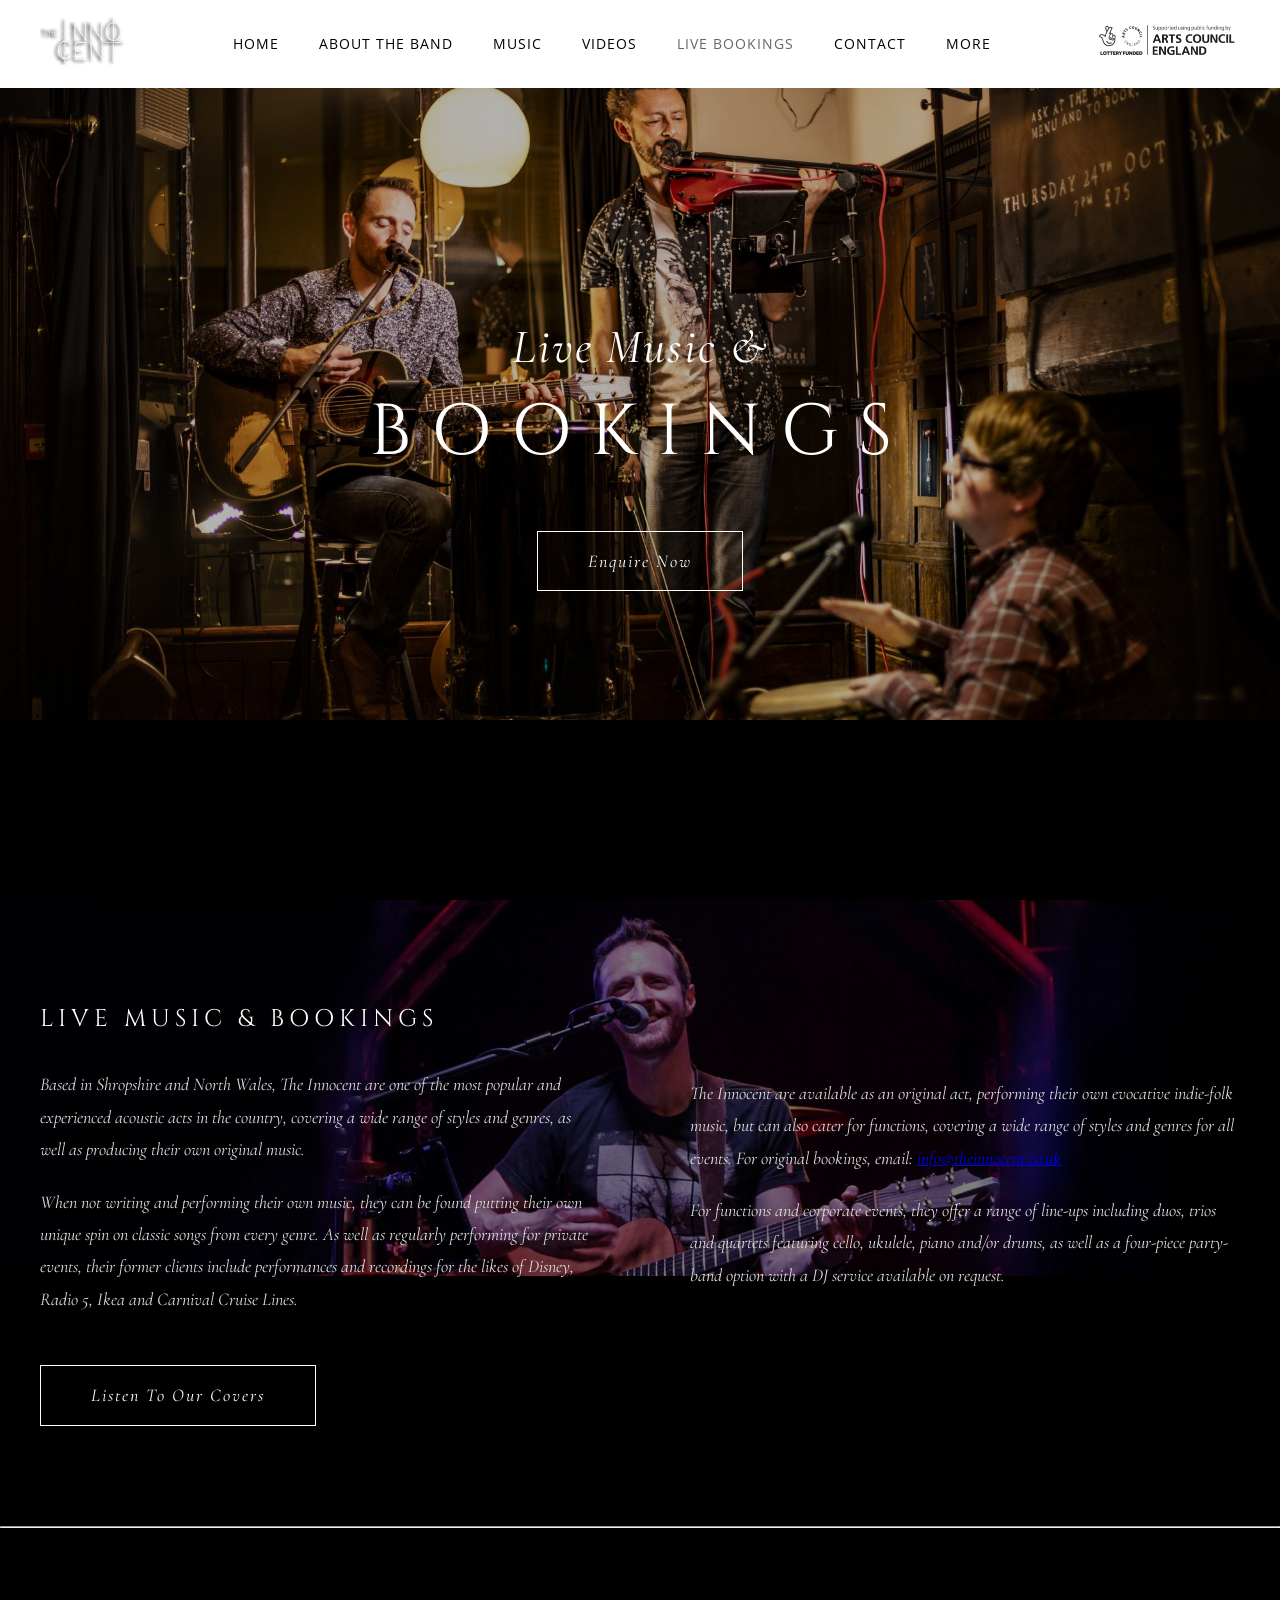
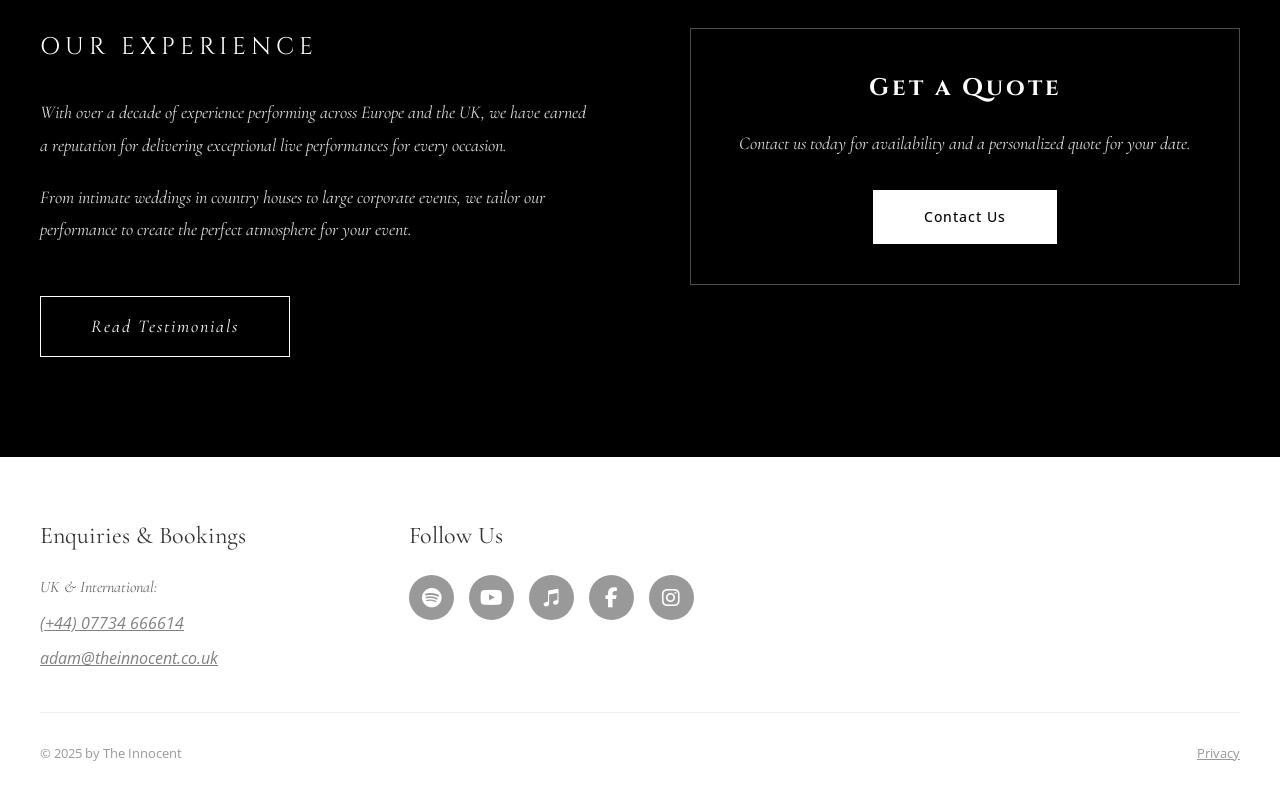
<file: live-bookings.html>
<!DOCTYPE html>
<html lang="en">
<head>
    <meta charset="UTF-8">
    <meta name="viewport" content="width=device-width, initial-scale=1.0">
    <title>Live Bookings | The Innocent</title>
    <link rel="preconnect" href="https://fonts.googleapis.com">
    <link rel="preconnect" href="https://fonts.gstatic.com" crossorigin>
    <link href="https://fonts.googleapis.com/css2?family=Cinzel:wght@400;500;600&family=Cormorant+Garamond:ital,wght@0,400;0,500;1,400&family=Open+Sans:wght@300;400;500&display=swap" rel="stylesheet">
    <link rel="stylesheet" href="https://cdnjs.cloudflare.com/ajax/libs/font-awesome/6.4.0/css/all.min.css">
    <link rel="stylesheet" href="css/styles.css">
    </head>
<body>
    <header>
        <div class="logo"><a href="index.html"><img src="media/images/Unknown.png" alt="The Innocent Logo"></a></div>
        <div class="mobile-menu-toggle" onclick="toggleMobileMenu()"><span></span><span></span><span></span></div>
        <nav id="mainNav">
            <ul>
                <li><a href="index.html">Home</a></li>
                <li><a href="about.html">About The Band</a></li>
                <li><a href="music.html">Music</a></li>
                <li><a href="videos.html">Videos</a></li>
                <li>
                    <a href="live-bookings.html" class="active">Live Bookings</a>
                    <ul class="dropdown">
                        <li><a href="audio.html">Audio</a></li>
                        <li><a href="testimonials.html">Testimonials</a></li>
                    </ul>
                </li>
                <li><a href="contact.html">Contact</a></li>
                <li>
                    <a href="#">More</a>
                    <ul class="dropdown">
                        <li><a href="images.html">Pictures</a></li>
                        <li><a href="tour-dates.html">Tour Dates</a></li>
                    </ul>
                </li>
            </ul>
        </nav>
        <div class="header-right"><div class="arts-council-logo"><img src="media/images/Logo_Black_RGB.png" alt="Arts Council England"></div></div>
    </header>

    <section class="hero">
        <div class="hero-parallax" style="background-image: url('media/images/72639517_10156159785840882_7513121728944406528_o.jpg');"></div>
        <div class="hero-overlay"></div>
        <div class="hero-content">
            <h2 class="hero-title">Live Music &</h2>
            <h1 class="hero-band-name">BOOKINGS</h1>
            <a href="contact.html" class="btn-outline">Enquire Now</a>
        </div>
    </section>

    <!-- First Content Section with Parallax -->
    <section class="content-parallax-section">
        <div class="parallax-bg" style="background-image: url('media/images/Bookings.jpg'); height: 60%;"></div>
        <div class="overlay"></div>
        <div class="content-wrapper">
            <div class="content-column">
                <h2>Live Music & Bookings</h2>
                <p>Based in Shropshire and North Wales, The Innocent are one of the most popular and experienced acoustic acts in the country, covering a wide range of styles and genres, as well as producing their own original music.</p>
                <p>When not writing and performing their own music, they can be found putting their own unique spin on classic songs from every genre. As well as regularly performing for private events, their former clients include performances and recordings for the likes of Disney, Radio 5, Ikea and Carnival Cruise Lines.</p>
                <a href="audio.html" class="btn-outline">Listen To Our Covers</a>
            </div>
            <div class="content-column">
                <br>
                <br>
                <br>
                <p>The Innocent are available as an original act, performing their own evocative indie-folk music, but can also cater for functions, covering a wide range of styles and genres for all events. For original bookings, email: <a href="mailto: info@theinnocent.co.uk">info@theinnocent.co.uk</a></p>
                <p>For functions and corporate events, they offer a range of line-ups including duos, trios and quartets featuring cello, ukulele, piano and/or drums, as well as a four-piece party-band option with a DJ service available on request.</p>
            </div>
            
        </div>
    </section>

    <!-- <section class="content-parallax-section">
        <div class="parallax-bg" style="background-image: url('media/images/Telford13.jpg'); height: 60%; background-position: top center; contain: content;"></div>
        <div class="overlay"></div>
        <div class="content-wrapper">
            <div class="content-column">
                <h2>FUNCTION LINE-UP OPTIONS</h2>
                <p>The Innocent now offer several line-ups including trios featuring cello, ukulele or drums, and a four-piece party-band option with a DJ service available on request.</p>
                <p>All line-ups feature:
                    <br>
                    Adam Howes - Vocals, Guitar, Mandolin, Kick Drum
                    <br>
                    Dhugal Fulton - Violin, Vocals, Percussion
                    <br>
                    <br>
                    In addition, The Innocent can be booked as:
                    <br>
                    Trio: with the addition of piano/vocals, drums/vocals,
                    <br>
                    OR ukulele/vocals
                    <br>
                    Quartet: with the addition of bass/vocals AND drums/vocals</p>
                <a href="song-list.html" class="btn-outline">Song List</a>
            </div>
            <div class="content-column">
                <h2>DJ SETS</h2>
                <p>The Innocent can also offer DJ sets at ANY event we perform at. 
                    Our drummer Will is the perfect DJ to finish off any event with a bang.</p>
                    <br>
                <p>Adding our DJ can help keep things moving smoothly before, in-between and long after the live music has finished. 
                    He will tailor the music he plays perfectly to the tastes of you and your guests, meaning you can rest safe in the 
                    knowledge that your party will keep going right through until the last man or woman is standing!</p>
                    <a href="contact.html" class="btn-outline">Book Now</a>
            </div>
        </div>
    </section> -->

    <!-- Second Content Section with Different Image -->
    <hr>
    <section class="content-parallax-section">
        <div class="overlay" style="background: rgba(0,0,0,0.7);"></div>
        <div class="content-wrapper">
            <div class="content-column">
                <h2>Our Experience</h2>
                <p>With over a decade of experience performing across Europe and the UK, we have earned a reputation for delivering exceptional live performances for every occasion.</p>
                <p>From intimate weddings in country houses to large corporate events, we tailor our performance to create the perfect atmosphere for your event.</p>
                <a href="testimonials.html" class="btn-outline">Read Testimonials</a>
            </div>
            <div class="content-column">
                <div style="border: 1px solid rgba(255,255,255,0.3); padding: 40px; text-align: center; background: rgba(0,0,0,0.3);">
                    <h3 style="font-family: 'Cinzel', serif; font-size: 24px; letter-spacing: 3px; margin-bottom: 20px; color: #fff;">Get a Quote</h3>
                    <p style="font-family: 'Cormorant Garamond', serif; font-style: italic; font-size: 18px; color: #ddd; margin-bottom: 30px;">Contact us today for availability and a personalized quote for your date.</p>
                    <a href="contact.html" class="btn-solid" style="display: inline-block; padding: 15px 50px; background: #fff; color: #000; text-decoration: none; font-size: 14px; font-weight: 500; letter-spacing: 1px; transition: all 0.3s ease; border: 1px solid #fff;">Contact Us</a>
                </div>
            </div>
        </div>
    </section>

    <!-- Footer -->
    <footer>
        <div class="footer-content">
            <!-- Enquiries & Bookings -->
            <div class="footer-section">
                <h3>Enquiries &amp; Bookings</h3>
                <p><em>UK &amp; International:</em></p> 
                <a class="tel-number" href="tel: +447734 666614"><em>(+44) 07734 666614</em></a>
                <a class="tel-number" href="mailto:adam@theinnocent.co.uk"><em>adam@theinnocent.co.uk</em></a>
                <div class="contact-details">
                    <!-- ADD YOUR CONTACT DETAILS HERE -->
                </div>
            </div>

            <!-- Follow Us -->
            <div class="footer-section">
                <h3>Follow Us</h3>
                <div class="social-icons">
                    <a href="https://open.spotify.com/artist/7yYOWhE9MWL6ihQqNofzxk?si=PvyqNb-3Q669EmFlm-6oKg" target="_blank" rel="noopener" aria-label="Spotify">
                        <i class="fab fa-spotify"></i>
                    </a>
                    <a href="https://www.youtube.com/channel/UCLmknhDmpOaKMq5JHKW_u3Q" target="_blank" rel="noopener" aria-label="YouTube">
                        <i class="fab fa-youtube"></i>
                    </a>
                    <a href="https://music.apple.com/gb/artist/the-innocent/1475608445" target="_blank" rel="noopener" aria-label="Apple Music">
                        <i class="fab fa-itunes-note"></i>
                    </a>
                    <a href="https://www.facebook.com/theinnocentmusic/" target="_blank" rel="noopener" aria-label="Facebook">
                        <i class="fab fa-facebook-f"></i>
                    </a>
                    <a href="https://www.instagram.com/theinnocentuk/" target="_blank" rel="noopener" aria-label="Instagram">
                        <i class="fab fa-instagram"></i>
                    </a>
                </div>
            </div>

            <!-- Subscribe -->
            <!-- <div class="footer-section">
                <h3>Subscribe for updates</h3>
                <form class="subscribe-form" action="#" method="POST">
                    <input type="email" name="email" placeholder="Email address" required>
                    <button type="submit">Subscribe Now</button>
                </form>
            </div> -->
        </div>

        <div class="footer-bottom">
            <p>&copy; 2025 by The Innocent</p>
            <a href="privacy.html">Privacy</a>
        </div>
    </footer>

    <script>
        // Mobile Menu Toggle
        function toggleMobileMenu() {
            const nav = document.getElementById('mainNav');
            nav.classList.toggle('active');
        }

        // Parallax script
        window.addEventListener('scroll', function() {
            if (window.innerWidth > 768) {
                const scrolled = window.pageYOffset;
                const parallaxItems = document.querySelectorAll('.hero-parallax, .parallax-bg');
                parallaxItems.forEach(item => {
                    // Adjust the speed (0.5) to your liking
                    item.style.transform = 'translateY(' + (scrolled * 0.3) + 'px)';
                });
            }
        });
    </script>
</body>
</html>
</file>
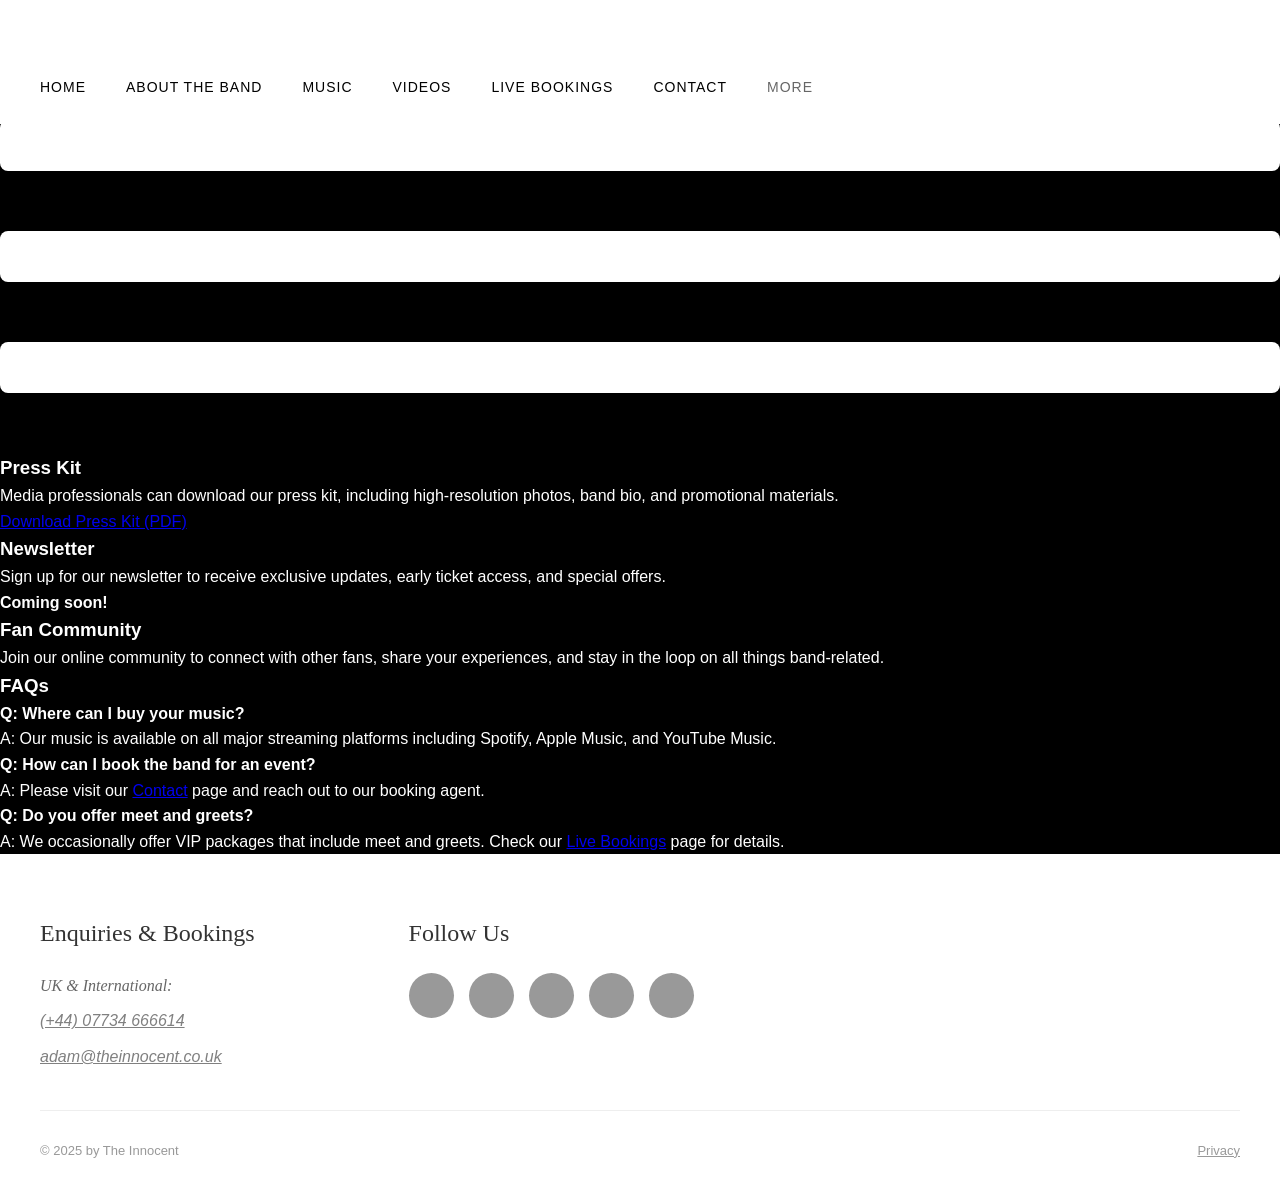
<file: more.html>
<!DOCTYPE html>
<html lang="en">
<head>
    <meta charset="UTF-8">
    <meta name="viewport" content="width=device-width, initial-scale=1.0">
    <meta name="description" content="Additional information, merchandise, and band resources">
    <title>More | The Innocent</title>
    <link rel="stylesheet" href="css/styles.css">
</head>
<body>
    <header>
        <div class="container">
            <h1>Band Name</h1>
            <nav>
                <ul>
                    <li><a href="index.html">Home</a></li>
                    <li><a href="about.html">About the Band</a></li>
                    <li><a href="music.html">Music</a></li>
                    <li><a href="videos.html">Videos</a></li>
                    <li><a href="live-bookings.html">Live Bookings</a></li>
                    <li><a href="contact.html">Contact</a></li>
                    <li><a href="more.html">More</a></li>
                </ul>
            </nav>
        </div>
    </header>

    <main class="container">
        <h2>More</h2>
        <section class="section">
            <p>Find additional resources, merchandise, and information about the band here.</p>
        </section>

        <section class="section">
            <h3>Merchandise</h3>
            <p>Support the band by checking out our official merchandise! T-shirts, posters, vinyl records, and more.</p>
            <div class="media-grid">
                <div class="media-item">
                    <h4>Official Band T-Shirt</h4>
                    <p>Available in multiple sizes</p>
                </div>
                <div class="media-item">
                    <h4>Vinyl Collection</h4>
                    <p>Limited edition pressings</p>
                </div>
                <div class="media-item">
                    <h4>Posters & Prints</h4>
                    <p>Artwork from our albums</p>
                </div>
            </div>
        </section>

        <section class="section">
            <h3>Press Kit</h3>
            <p>Media professionals can download our press kit, including high-resolution photos, band bio, and promotional materials.</p>
            <p><a href="#">Download Press Kit (PDF)</a></p>
        </section>

        <section class="section">
            <h3>Newsletter</h3>
            <p>Sign up for our newsletter to receive exclusive updates, early ticket access, and special offers.</p>
            <p><strong>Coming soon!</strong></p>
        </section>

        <section class="section">
            <h3>Fan Community</h3>
            <p>Join our online community to connect with other fans, share your experiences, and stay in the loop on all things band-related.</p>
        </section>

        <section class="section">
            <h3>FAQs</h3>
            <p><strong>Q: Where can I buy your music?</strong><br>
            A: Our music is available on all major streaming platforms including Spotify, Apple Music, and YouTube Music.</p>

            <p><strong>Q: How can I book the band for an event?</strong><br>
            A: Please visit our <a href="contact.html">Contact</a> page and reach out to our booking agent.</p>

            <p><strong>Q: Do you offer meet and greets?</strong><br>
            A: We occasionally offer VIP packages that include meet and greets. Check our <a href="live-bookings.html">Live Bookings</a> page for details.</p>
        </section>
    </main>

    <footer>
        <div class="footer-content">
            <!-- Enquiries & Bookings -->
            <div class="footer-section">
                <h3>Enquiries &amp; Bookings</h3>
                <p><em>UK &amp; International:</em></p> 
                <a class="tel-number" href="tel: +447734 666614"><em>(+44) 07734 666614</em></a>
                <a class="tel-number" href="mailto:adam@theinnocent.co.uk"><em>adam@theinnocent.co.uk</em></a>
                <div class="contact-details">
                    <!-- ADD YOUR CONTACT DETAILS HERE -->
                </div>
            </div>

            <!-- Follow Us -->
            <div class="footer-section">
                <h3>Follow Us</h3>
                <div class="social-icons">
                    <a href="https://open.spotify.com/artist/7yYOWhE9MWL6ihQqNofzxk?si=PvyqNb-3Q669EmFlm-6oKg" target="_blank" rel="noopener" aria-label="Spotify">
                        <i class="fab fa-spotify"></i>
                    </a>
                    <a href="https://www.youtube.com/channel/UCLmknhDmpOaKMq5JHKW_u3Q" target="_blank" rel="noopener" aria-label="YouTube">
                        <i class="fab fa-youtube"></i>
                    </a>
                    <a href="https://music.apple.com/gb/artist/the-innocent/1475608445" target="_blank" rel="noopener" aria-label="Apple Music">
                        <i class="fab fa-itunes-note"></i>
                    </a>
                    <a href="https://www.facebook.com/theinnocentmusic/" target="_blank" rel="noopener" aria-label="Facebook">
                        <i class="fab fa-facebook-f"></i>
                    </a>
                    <a href="https://www.instagram.com/theinnocentuk/" target="_blank" rel="noopener" aria-label="Instagram">
                        <i class="fab fa-instagram"></i>
                    </a>
                </div>
            </div>

            <!-- Subscribe -->
            <!-- <div class="footer-section">
                <h3>Subscribe for updates</h3>
                <form class="subscribe-form" action="#" method="POST">
                    <input type="email" name="email" placeholder="Email address" required>
                    <button type="submit">Subscribe Now</button>
                </form>
            </div> -->
        </div>

        <div class="footer-bottom">
            <p>&copy; 2025 by The Innocent</p>
            <a href="privacy.html">Privacy</a>
        </div>
    </footer>

    <script src="js/script.js"></script>
</body>
</html>
</file>
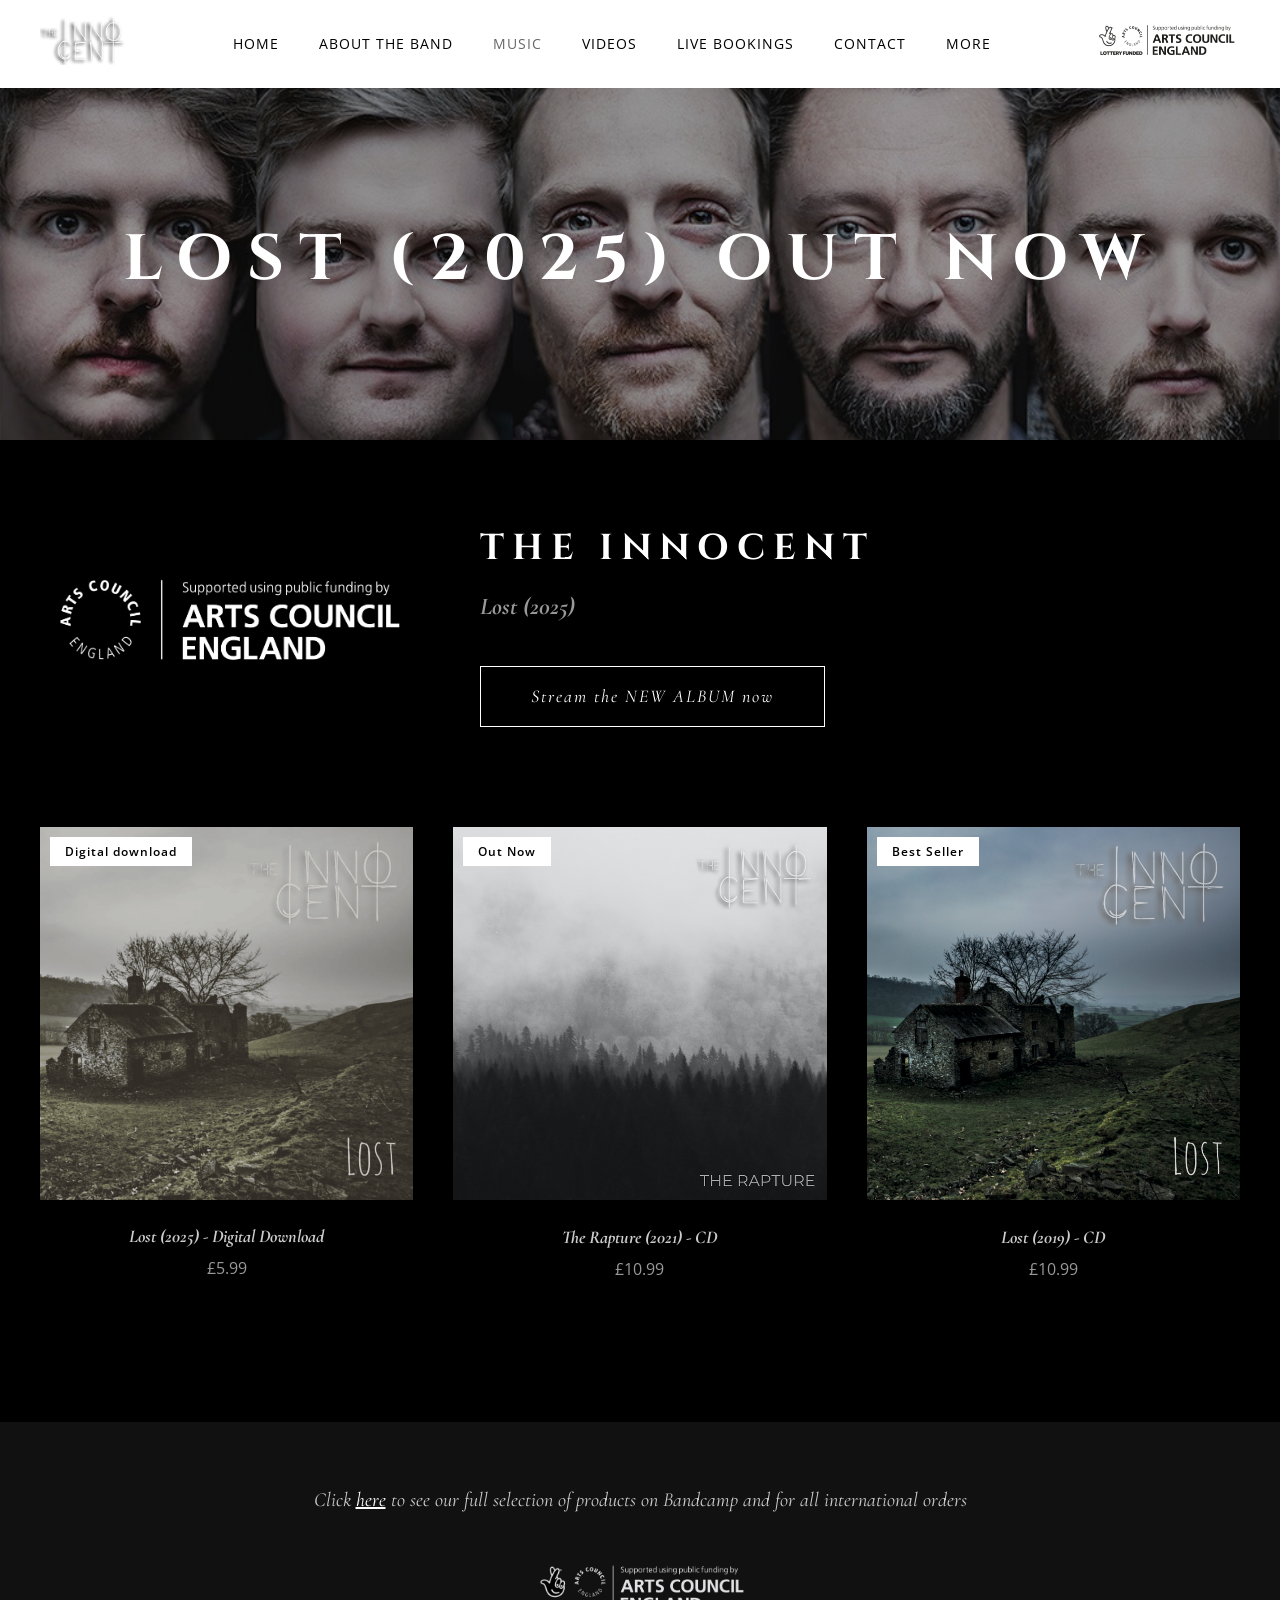
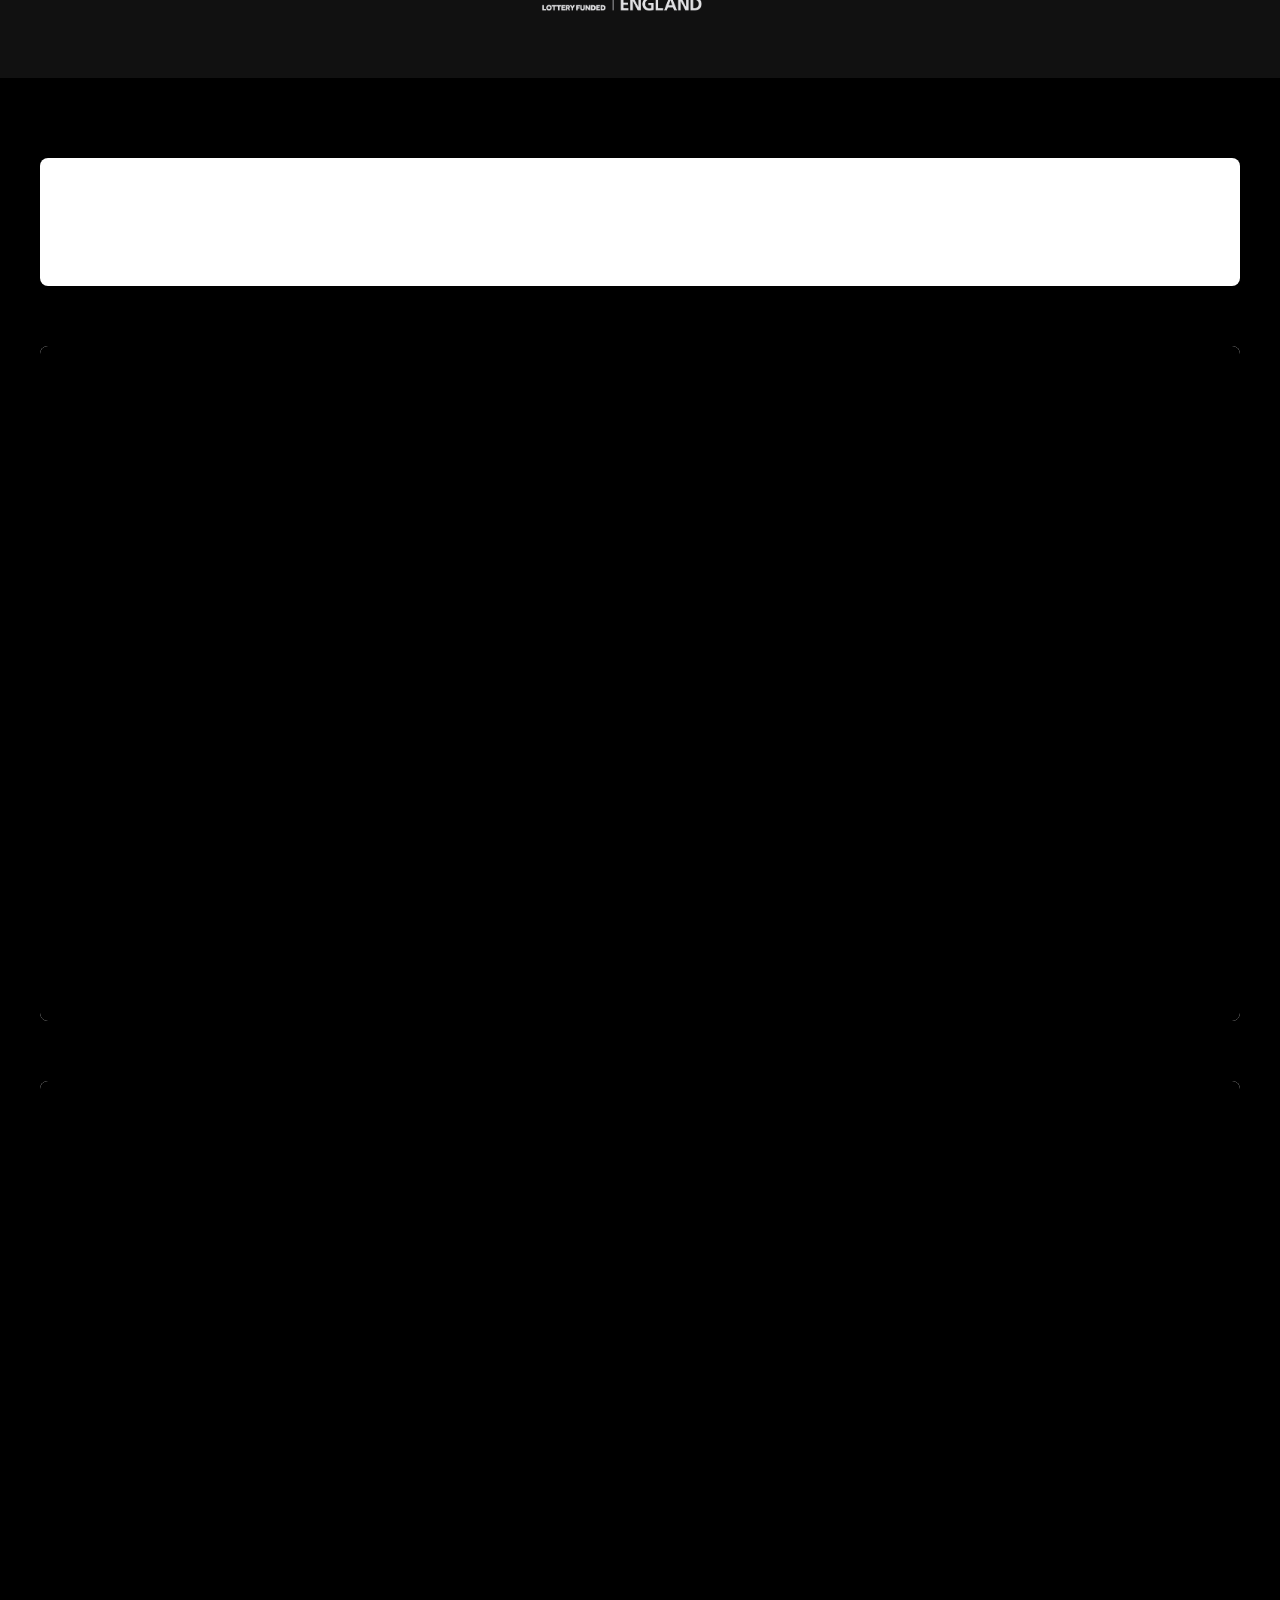
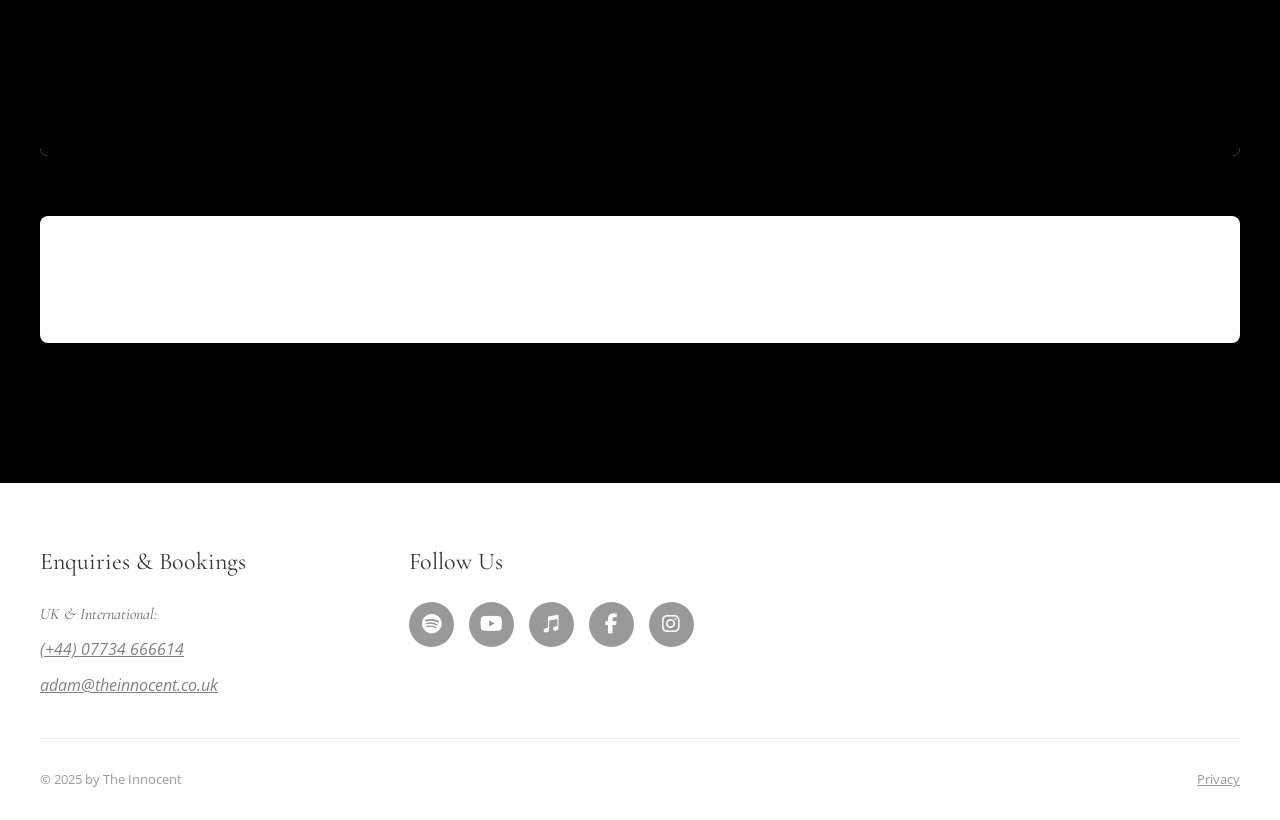
<file: music.html>
<!DOCTYPE html>
<html lang="en">
<head>
    <meta charset="UTF-8">
    <meta name="viewport" content="width=device-width, initial-scale=1.0">
    <title>Music | The Innocent</title>
    <link rel="preconnect" href="https://fonts.googleapis.com">
    <link rel="preconnect" href="https://fonts.gstatic.com" crossorigin>
    <link href="https://fonts.googleapis.com/css2?family=Cinzel:wght@400;500;600&family=Cormorant+Garamond:ital,wght@0,400;0,500;1,400&family=Open+Sans:wght@300;400;500&display=swap" rel="stylesheet">
    <link rel="stylesheet" href="https://cdnjs.cloudflare.com/ajax/libs/font-awesome/6.4.0/css/all.min.css">
    <link rel="stylesheet" href="css/styles.css">
</head>
<body>
    <!-- Header / Navigation -->
    <header>
        <div class="logo">
            <a href="index.html">
                <img src="media/images/Unknown.png" alt="The Innocent Logo">
            </a>
        </div>

        <div class="mobile-menu-toggle" onclick="toggleMobileMenu()">
            <span></span>
            <span></span>
            <span></span>
        </div>

        <nav id="mainNav">
            <ul>
                <li><a href="index.html">Home</a></li>
                <li><a href="about.html">About The Band</a></li>
                <li><a href="music.html" class="active">Music</a></li>
                <li><a href="videos.html">Videos</a></li>
                <li>
                    <a href="live-bookings.html">Live Bookings</a>
                    <ul class="dropdown">
                        <li><a href="audio.html">Audio</a></li>
                        <li><a href="testimonials.html">Testimonials</a></li>
                    </ul>
                </li>
                <li><a href="contact.html">Contact</a></li>
                <li>
                    <a href="#">More</a>
                    <ul class="dropdown">
                        <li><a href="images.html">Images</a></li>
                        <li><a href="tour-dates.html">Tour Dates</a></li>
                    </ul>
                </li>
            </ul>
        </nav>

        <div class="header-right">
            <div class="arts-council-logo">
                <img src="media/images/Logo_Black_RGB.png" alt="Supported using public funding by Arts Council England">
            </div>
        </div>
    </header>

    <!-- Music Hero Section -->
    <section class="music-hero">
        <div class="music-hero-overlay"></div>
        <div class="music-hero-content">
            <h1>LOST (2025) OUT NOW</h1>
        </div>
    </section>

    <!-- Album Showcase Section -->
    <section class="album-showcase">
        <div class="album-showcase-content">
            <!-- Featured Album -->
            <div class="featured-album-section">
                <div class="featured-album-cover">
                    <img src="media/images/grand_jpeg_white.jpg" alt="Lost (2025) Album Cover">
                </div>
                <div class="featured-album-info">
                    <h2>THE INNOCENT</h2>
                    <h3>Lost (2025)</h3>
                    <p></p>
                    <a href="https://li.sten.to/lost2025" target="_blank" class="btn-outline">Stream the NEW ALBUM now</a>
                </div>
            </div>

            <!-- Albums Grid -->
            <div class="albums-grid-section">
                <div class="albums-grid">
                    <!-- Lost (2025) Digital -->
                    <div class="album-item">
                        <div class="album-item-wrapper">
                            <span class="album-badge">Digital download</span>
                            <a href="https://theinnocentuk.bandcamp.com/" target="_blank">
                                <img src="media/images/lostcover.png" alt="Lost (2025) - Digital Download">
                            </a>
                        </div>
                        <h4>Lost (2025) - Digital Download</h4>
                        <p class="price">£5.99</p>
                    </div>

                    <!-- The Rapture (2021) -->
                    <div class="album-item">
                        <div class="album-item-wrapper">
                            <span class="album-badge">Out Now</span>
                            <a href="https://theinnocentuk.bandcamp.com/album/the-rapture" target="_blank">
                                <img src="media/images/Rapture_Cover.png" alt="The Rapture (2021) - CD">
                            </a>
                        </div>
                        <h4>The Rapture (2021) - CD</h4>
                        <p class="price">£10.99</p>
                    </div>

                    <!-- Lost (2019) -->
                    <div class="album-item">
                        <div class="album-item-wrapper">
                            <span class="album-badge">Best Seller</span>
                            <a href="https://theinnocentuk.bandcamp.com/" target="_blank">
                                <img src="media/images/Lost_cover_new.png" alt="Lost (2019) - CD">
                            </a>
                        </div>
                        <h4>Lost (2019) - CD</h4>
                        <p class="price">£10.99</p>
                    </div>
                </div>
            </div>
        </div>
    </section>

    <!-- Album Description Section -->
    <section class="album-description">        
        <p>Click <a href="https://theinnocentuk.bandcamp.com/" target="_blank">here</a> to see our full selection of products on Bandcamp and for all international orders</p>

        <div class="arts-council-section">
            <img src="media/images/Logo_Black_RGB.png" alt="Arts Council England">
        </div>
    </section>

    <!-- Media Section -->
    <section class="media-section">
        <div class="media-content">
            <!-- Audio Player 1 - The Rapture -->
            <div class="media-item">
                <!-- Using Bandcamp embed - replace with your actual embed code -->
                <iframe style="border: 0; width: 100%; height: 120px;"
                    src="https://bandcamp.com/EmbeddedPlayer/album=1575794336/size=large/bgcol=ffffff/linkcol=0687f5/tracklist=false/artwork=small/transparent=true/"
                    seamless><a href="https://theinnocentuk.bandcamp.com/album/the-rapture">The Rapture by The Innocent</a></iframe>
            </div>

            <!-- Video 1 - All The Way Down -->
            <div class="media-item">
                <div class="video-container">
                    <iframe width="560" height="315" src="https://www.youtube.com/embed/t5vwQHdGW6U?si=qtI4VNphVyC2thAE"
                        title="YouTube video player" frameborder="0"
                        allow="accelerometer; autoplay; clipboard-write; encrypted-media; gyroscope; picture-in-picture; web-share"
                        referrerpolicy="strict-origin-when-cross-origin" allowfullscreen>
                    </iframe>
                </div>
            </div>

            <!-- Video 2 - The Game -->
            <div class="media-item">
                <div class="video-container">
                    <iframe width="560" height="315" src="https://www.youtube.com/embed/zk8U2OEm3sM?si=QggfjwTjKFXXZq4s"
                        title="YouTube video player" frameborder="0"
                        allow="accelerometer; autoplay; clipboard-write; encrypted-media; gyroscope; picture-in-picture; web-share"
                        referrerpolicy="strict-origin-when-cross-origin" allowfullscreen>
                    </iframe>
                </div>
            </div>

            <!-- Audio Player 2 - Dionysus -->
            <div class="media-item">
                <!-- Using Bandcamp embed - replace with your actual embed code -->
                <iframe style="border: 0; width: 100%; height: 120px;"
                    src="https://bandcamp.com/EmbeddedPlayer/album=176268134/size=large/bgcol=ffffff/linkcol=0687f5/tracklist=false/artwork=small/transparent=true/"
                    seamless><a href="https://theinnocentuk.bandcamp.com/album/lost-2025">Lost (2025) by The Innocent</a>
                </iframe>
            </div>
        </div>
    </section>

    <!-- Footer -->
    <footer>
        <div class="footer-content">
            <!-- Enquiries & Bookings -->
            <div class="footer-section">
                <h3>Enquiries &amp; Bookings</h3>
                <p><em>UK &amp; International:</em></p> 
                <a class="tel-number" href="tel: +447734 666614"><em>(+44) 07734 666614</em></a>
                <a class="tel-number" href="mailto:adam@theinnocent.co.uk"><em>adam@theinnocent.co.uk</em></a>
                <div class="contact-details">
                    <!-- ADD YOUR CONTACT DETAILS HERE -->
                </div>
            </div>

            <!-- Follow Us -->
            <div class="footer-section">
                <h3>Follow Us</h3>
                <div class="social-icons">
                    <a href="https://open.spotify.com/artist/7yYOWhE9MWL6ihQqNofzxk?si=PvyqNb-3Q669EmFlm-6oKg" target="_blank" rel="noopener" aria-label="Spotify">
                        <i class="fab fa-spotify"></i>
                    </a>
                    <a href="https://www.youtube.com/channel/UCLmknhDmpOaKMq5JHKW_u3Q" target="_blank" rel="noopener" aria-label="YouTube">
                        <i class="fab fa-youtube"></i>
                    </a>
                    <a href="https://music.apple.com/gb/artist/the-innocent/1475608445" target="_blank" rel="noopener" aria-label="Apple Music">
                        <i class="fab fa-itunes-note"></i>
                    </a>
                    <a href="https://www.facebook.com/theinnocentmusic/" target="_blank" rel="noopener" aria-label="Facebook">
                        <i class="fab fa-facebook-f"></i>
                    </a>
                    <a href="https://www.instagram.com/theinnocentuk/" target="_blank" rel="noopener" aria-label="Instagram">
                        <i class="fab fa-instagram"></i>
                    </a>
                </div>
            </div>

            <!-- Subscribe -->
            <!-- <div class="footer-section">
                <h3>Subscribe for updates</h3>
                <form class="subscribe-form" action="#" method="POST">
                    <input type="email" name="email" placeholder="Email address" required>
                    <button type="submit">Subscribe Now</button>
                </form>
            </div> -->
        </div>

        <div class="footer-bottom">
            <p>&copy; 2025 by The Innocent</p>
            <a href="privacy.html">Privacy</a>
        </div>
    </footer>

    <script>
        // Mobile Menu Toggle
        function toggleMobileMenu() {
            const nav = document.getElementById('mainNav');
            nav.classList.toggle('active');
        }

        // Dropdown toggle for mobile
        document.querySelectorAll('nav ul > li').forEach(item => {
            if (item.querySelector('.dropdown')) {
                item.querySelector('a').addEventListener('click', function(e) {
                    if (window.innerWidth <= 768) {
                        e.preventDefault();
                        item.classList.toggle('dropdown-open');
                    }
                });
            }
        });

        // Close mobile menu when clicking outside
        document.addEventListener('click', function(e) {
            const nav = document.getElementById('mainNav');
            const toggle = document.querySelector('.mobile-menu-toggle');
            if (!nav.contains(e.target) && !toggle.contains(e.target)) {
                nav.classList.remove('active');
            }
        });
    </script>
</body>
</html>
</file>
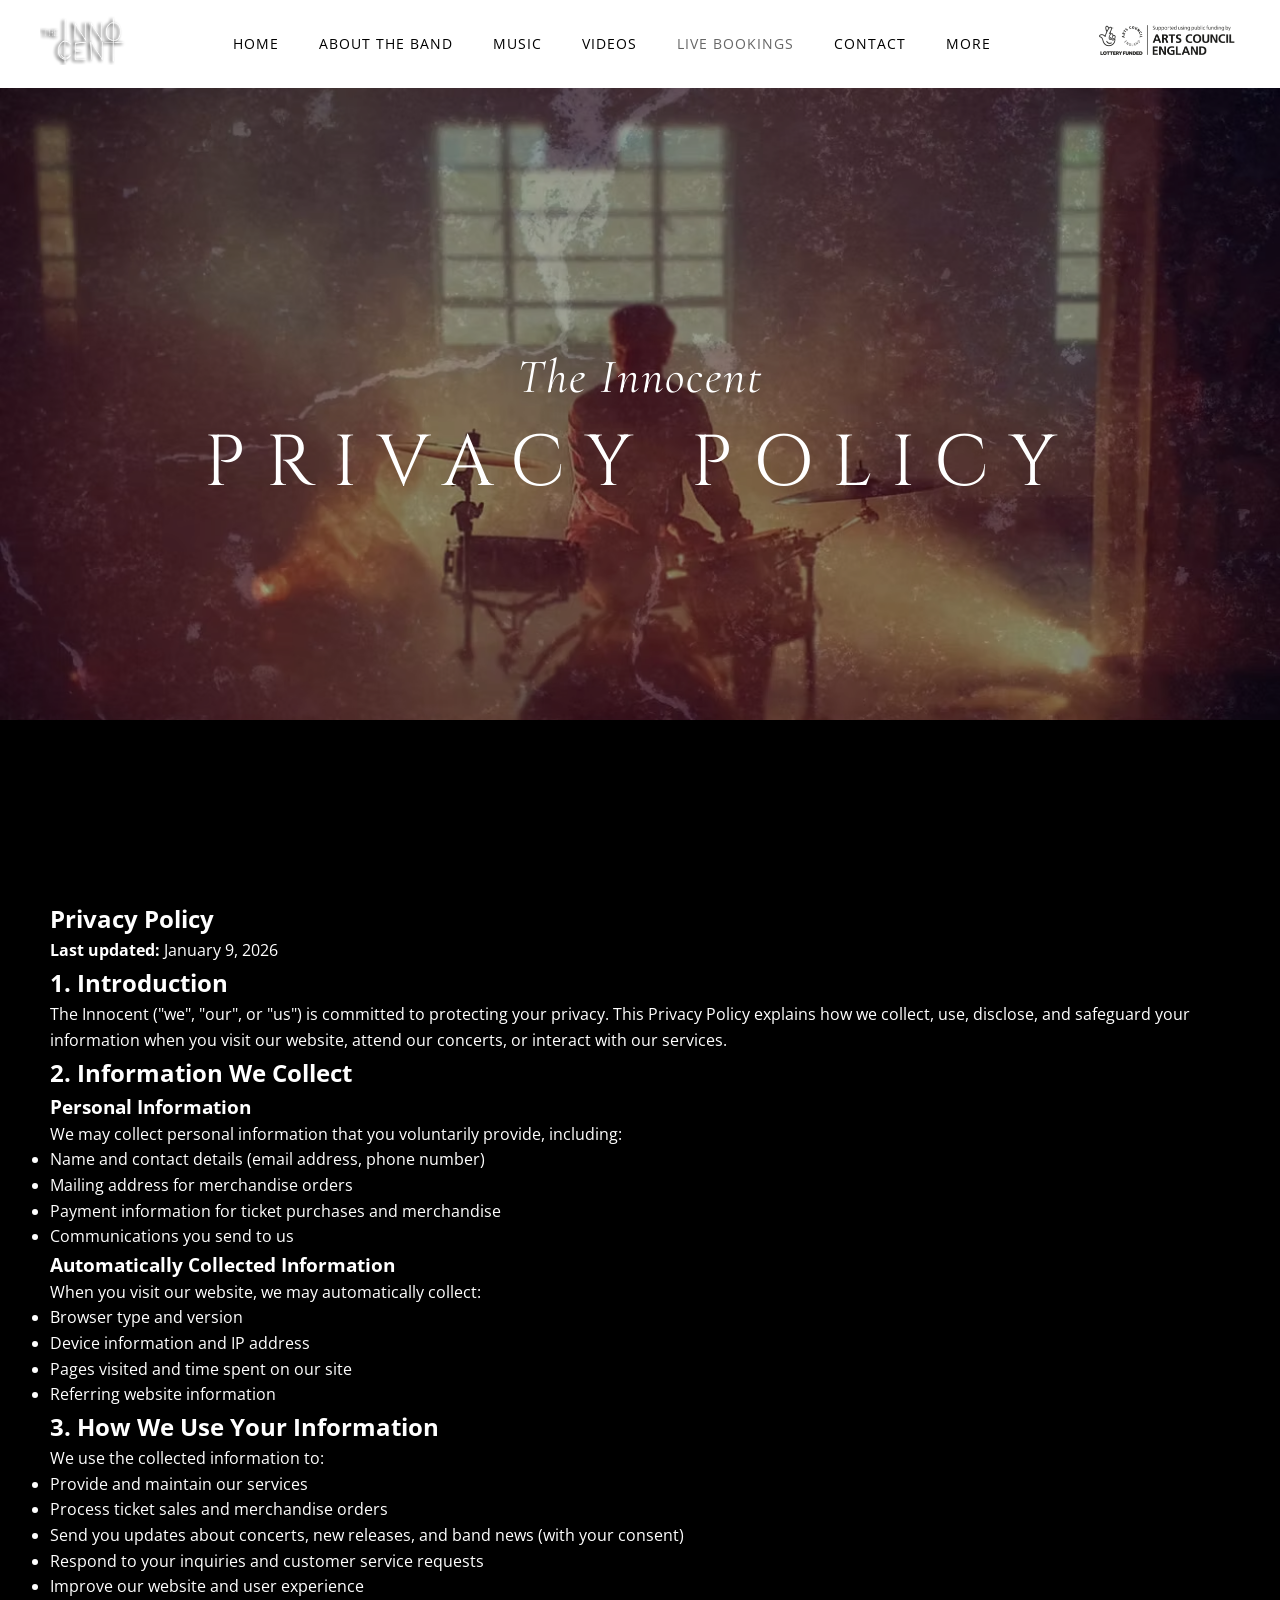
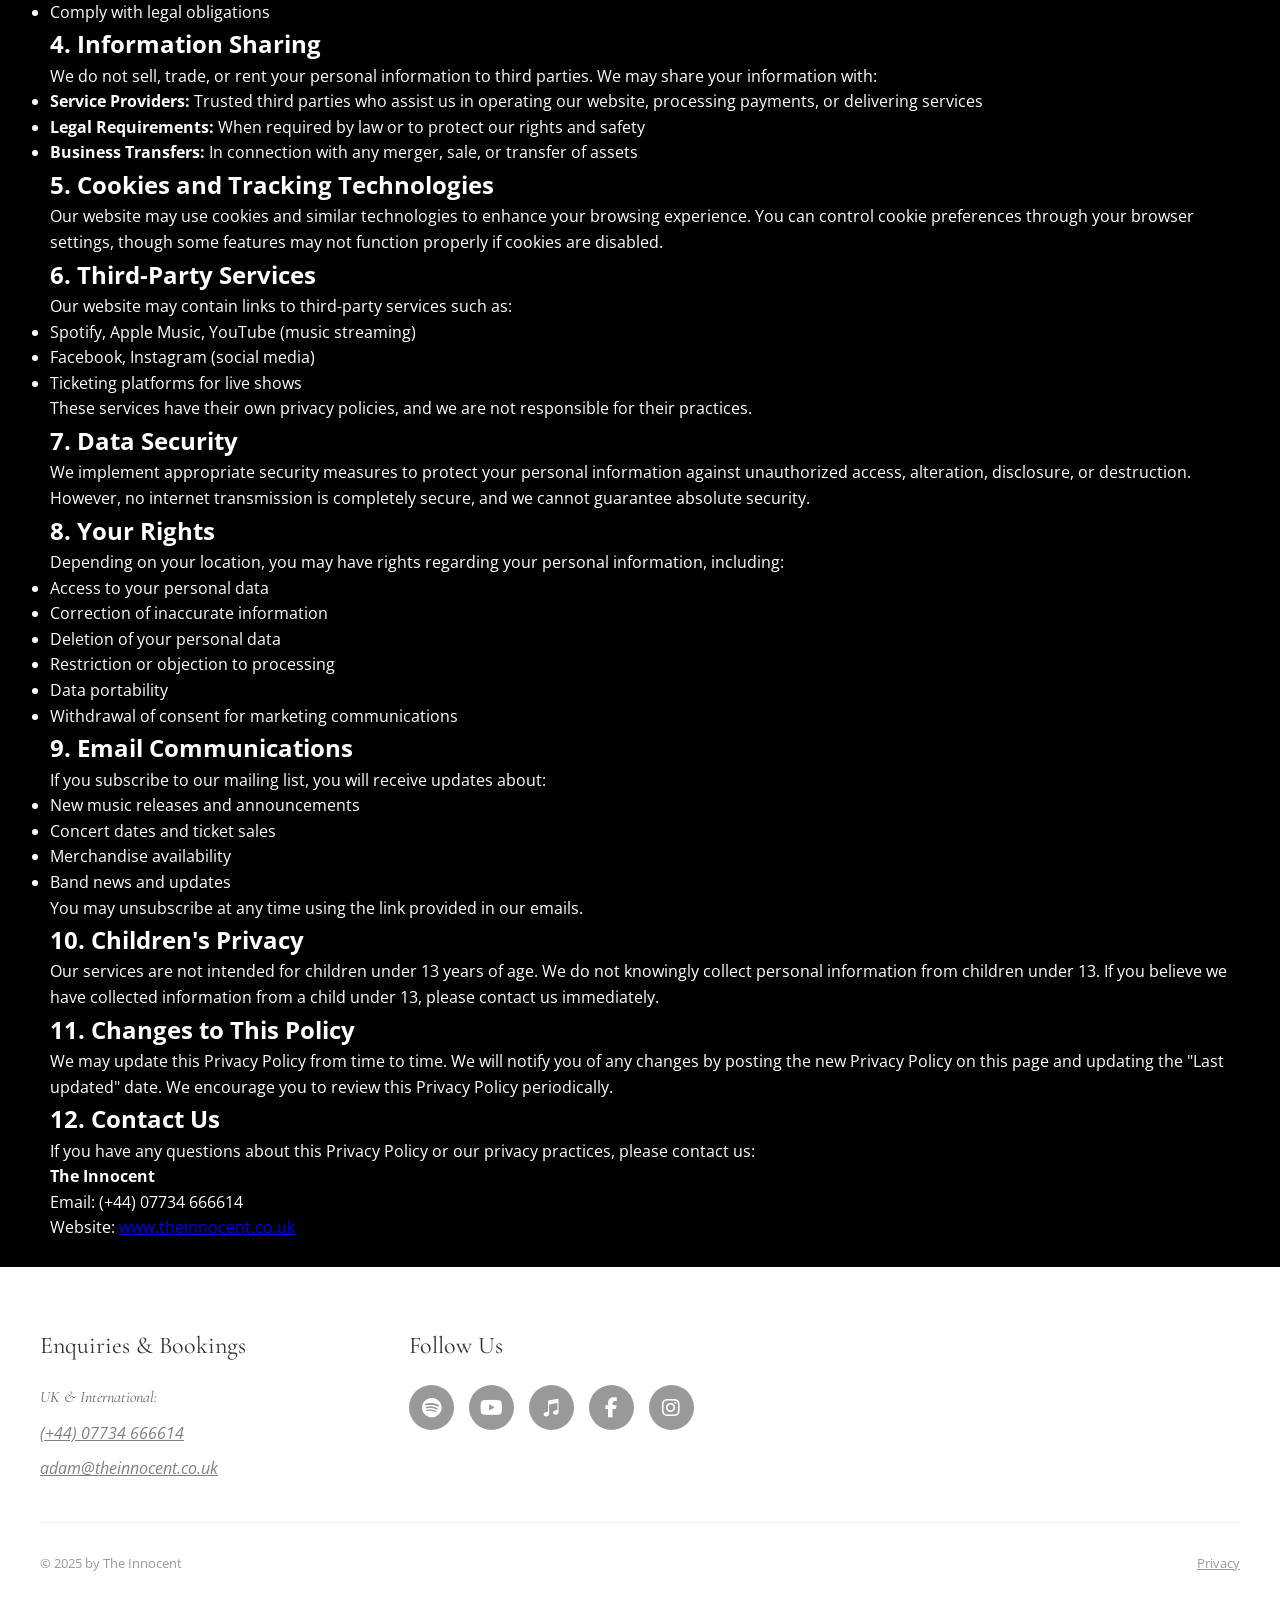
<file: privacy.html>
<!DOCTYPE html>
<html lang="en">
<head>
    <meta charset="UTF-8">
    <meta name="viewport" content="width=device-width, initial-scale=1.0">
    <title>Privacy Policy | The Innocent</title>
    <link rel="preconnect" href="https://fonts.googleapis.com">
    <link rel="preconnect" href="https://fonts.gstatic.com" crossorigin>
    <link href="https://fonts.googleapis.com/css2?family=Cinzel:wght@400;500;600&family=Cormorant+Garamond:ital,wght@0,400;0,500;1,400&family=Open+Sans:wght@300;400;500&display=swap" rel="stylesheet">
    <link rel="stylesheet" href="https://cdnjs.cloudflare.com/ajax/libs/font-awesome/6.4.0/css/all.min.css">
    <link rel="stylesheet" href="css/styles.css">
</head>
<style>
    .indent {
        padding-left: 50px;
        padding-right: 50px;
    }
</style>
<body>
    <header>
        <div class="logo"><a href="index.html"><img src="media/images/Unknown.png" alt="The Innocent Logo"></a></div>
        <div class="mobile-menu-toggle" onclick="toggleMobileMenu()"><span></span><span></span><span></span></div>
        <nav id="mainNav">
            <ul>
                <li><a href="index.html">Home</a></li>
                <li><a href="about.html">About The Band</a></li>
                <li><a href="music.html">Music</a></li>
                <li><a href="videos.html">Videos</a></li>
                <li>
                    <a href="live-bookings.html" class="active">Live Bookings</a>
                    <ul class="dropdown">
                        <li><a href="audio.html">Audio</a></li>
                        <li><a href="testimonials.html">Testimonials</a></li>
                    </ul>
                </li>
                <li><a href="contact.html">Contact</a></li>
                <li>
                    <a href="#">More</a>
                    <ul class="dropdown">
                        <li><a href="images.html">Pictures</a></li>
                        <li><a href="tour-dates.html">Tour Dates</a></li>
                    </ul>
                </li>
            </ul>
        </nav>
        <div class="header-right"><div class="arts-council-logo"><img src="media/images/Logo_Black_RGB.png" alt="Arts Council England"></div></div>
    </header>

    <section class="hero">
        <div class="hero-parallax" style="background-image: url('media/images/156220123_10159186076945135_5994372359930231104_o_edited.jpg');"></div>
        <div class="hero-overlay"></div>
        <div class="hero-content">
            <h2 class="hero-title">The Innocent</h2>
            <h1 class="hero-band-name">PRIVACY POLICY</h1>
        </div>
    </section>

    <main class="main-content indent">
        <div class="container">
            <section class="privacy-policy">
                <h1>Privacy Policy</h1>
                <p><strong>Last updated:</strong> January 9, 2026</p>

                <div class="policy-section">
                    <h2>1. Introduction</h2>
                    <p>The Innocent ("we", "our", or "us") is committed to protecting your privacy. This Privacy Policy explains how we collect, use, disclose, and safeguard your information when you visit our website, attend our concerts, or interact with our services.</p>
                </div>

                <div class="policy-section">
                    <h2>2. Information We Collect</h2>
                    <h3>Personal Information</h3>
                    <p>We may collect personal information that you voluntarily provide, including:</p>
                    <ul>
                        <li>Name and contact details (email address, phone number)</li>
                        <li>Mailing address for merchandise orders</li>
                        <li>Payment information for ticket purchases and merchandise</li>
                        <li>Communications you send to us</li>
                    </ul>

                    <h3>Automatically Collected Information</h3>
                    <p>When you visit our website, we may automatically collect:</p>
                    <ul>
                        <li>Browser type and version</li>
                        <li>Device information and IP address</li>
                        <li>Pages visited and time spent on our site</li>
                        <li>Referring website information</li>
                    </ul>
                </div>

                <div class="policy-section">
                    <h2>3. How We Use Your Information</h2>
                    <p>We use the collected information to:</p>
                    <ul>
                        <li>Provide and maintain our services</li>
                        <li>Process ticket sales and merchandise orders</li>
                        <li>Send you updates about concerts, new releases, and band news (with your consent)</li>
                        <li>Respond to your inquiries and customer service requests</li>
                        <li>Improve our website and user experience</li>
                        <li>Comply with legal obligations</li>
                    </ul>
                </div>

                <div class="policy-section">
                    <h2>4. Information Sharing</h2>
                    <p>We do not sell, trade, or rent your personal information to third parties. We may share your information with:</p>
                    <ul>
                        <li><strong>Service Providers:</strong> Trusted third parties who assist us in operating our website, processing payments, or delivering services</li>
                        <li><strong>Legal Requirements:</strong> When required by law or to protect our rights and safety</li>
                        <li><strong>Business Transfers:</strong> In connection with any merger, sale, or transfer of assets</li>
                    </ul>
                </div>

                <div class="policy-section">
                    <h2>5. Cookies and Tracking Technologies</h2>
                    <p>Our website may use cookies and similar technologies to enhance your browsing experience. You can control cookie preferences through your browser settings, though some features may not function properly if cookies are disabled.</p>
                </div>

                <div class="policy-section">
                    <h2>6. Third-Party Services</h2>
                    <p>Our website may contain links to third-party services such as:</p>
                    <ul>
                        <li>Spotify, Apple Music, YouTube (music streaming)</li>
                        <li>Facebook, Instagram (social media)</li>
                        <li>Ticketing platforms for live shows</li>
                    </ul>
                    <p>These services have their own privacy policies, and we are not responsible for their practices.</p>
                </div>

                <div class="policy-section">
                    <h2>7. Data Security</h2>
                    <p>We implement appropriate security measures to protect your personal information against unauthorized access, alteration, disclosure, or destruction. However, no internet transmission is completely secure, and we cannot guarantee absolute security.</p>
                </div>

                <div class="policy-section">
                    <h2>8. Your Rights</h2>
                    <p>Depending on your location, you may have rights regarding your personal information, including:</p>
                    <ul>
                        <li>Access to your personal data</li>
                        <li>Correction of inaccurate information</li>
                        <li>Deletion of your personal data</li>
                        <li>Restriction or objection to processing</li>
                        <li>Data portability</li>
                        <li>Withdrawal of consent for marketing communications</li>
                    </ul>
                </div>

                <div class="policy-section">
                    <h2>9. Email Communications</h2>
                    <p>If you subscribe to our mailing list, you will receive updates about:</p>
                    <ul>
                        <li>New music releases and announcements</li>
                        <li>Concert dates and ticket sales</li>
                        <li>Merchandise availability</li>
                        <li>Band news and updates</li>
                    </ul>
                    <p>You may unsubscribe at any time using the link provided in our emails.</p>
                </div>

                <div class="policy-section">
                    <h2>10. Children's Privacy</h2>
                    <p>Our services are not intended for children under 13 years of age. We do not knowingly collect personal information from children under 13. If you believe we have collected information from a child under 13, please contact us immediately.</p>
                </div>

                <div class="policy-section">
                    <h2>11. Changes to This Policy</h2>
                    <p>We may update this Privacy Policy from time to time. We will notify you of any changes by posting the new Privacy Policy on this page and updating the "Last updated" date. We encourage you to review this Privacy Policy periodically.</p>
                </div>

                <div class="policy-section">
                    <h2>12. Contact Us</h2>
                    <p>If you have any questions about this Privacy Policy or our privacy practices, please contact us:</p>
                    <div class="contact-info">
                        <p><strong>The Innocent</strong><br>
                        Email: (+44) 07734 666614<br>
                        Website: <a href="index.html">www.theinnocent.co.uk</a></p>
                        <br>
                    </div>
                </div>
            </section>
        </div>
    </main>

    <!-- Footer -->
    <footer>
        <div class="footer-content">
            <!-- Enquiries & Bookings -->
            <div class="footer-section">
                <h3>Enquiries &amp; Bookings</h3>
                <p><em>UK &amp; International:</em></p> 
                <a class="tel-number" href="tel: +447734 666614"><em>(+44) 07734 666614</em></a>
                <a class="tel-number" href="mailto:adam@theinnocent.co.uk"><em>adam@theinnocent.co.uk</em></a>
                <div class="contact-details">
                    <!-- ADD YOUR CONTACT DETAILS HERE -->
                </div>
            </div>

            <!-- Follow Us -->
            <div class="footer-section">
                <h3>Follow Us</h3>
                <div class="social-icons">
                    <a href="https://open.spotify.com/artist/7yYOWhE9MWL6ihQqNofzxk?si=PvyqNb-3Q669EmFlm-6oKg" target="_blank" rel="noopener" aria-label="Spotify">
                        <i class="fab fa-spotify"></i>
                    </a>
                    <a href="https://www.youtube.com/channel/UCLmknhDmpOaKMq5JHKW_u3Q" target="_blank" rel="noopener" aria-label="YouTube">
                        <i class="fab fa-youtube"></i>
                    </a>
                    <a href="https://music.apple.com/gb/artist/the-innocent/1475608445" target="_blank" rel="noopener" aria-label="Apple Music">
                        <i class="fab fa-itunes-note"></i>
                    </a>
                    <a href="https://www.facebook.com/theinnocentmusic/" target="_blank" rel="noopener" aria-label="Facebook">
                        <i class="fab fa-facebook-f"></i>
                    </a>
                    <a href="https://www.instagram.com/theinnocentuk/" target="_blank" rel="noopener" aria-label="Instagram">
                        <i class="fab fa-instagram"></i>
                    </a>
                </div>
            </div>

            <!-- Subscribe -->
            <!-- <div class="footer-section">
                <h3>Subscribe for updates</h3>
                <form class="subscribe-form" action="#" method="POST">
                    <input type="email" name="email" placeholder="Email address" required>
                    <button type="submit">Subscribe Now</button>
                </form>
            </div> -->
        </div>

        <div class="footer-bottom">
            <p>&copy; 2025 by The Innocent</p>
            <a href="privacy.html">Privacy</a>
        </div>
    </footer>

    </body>
</html>
</file>
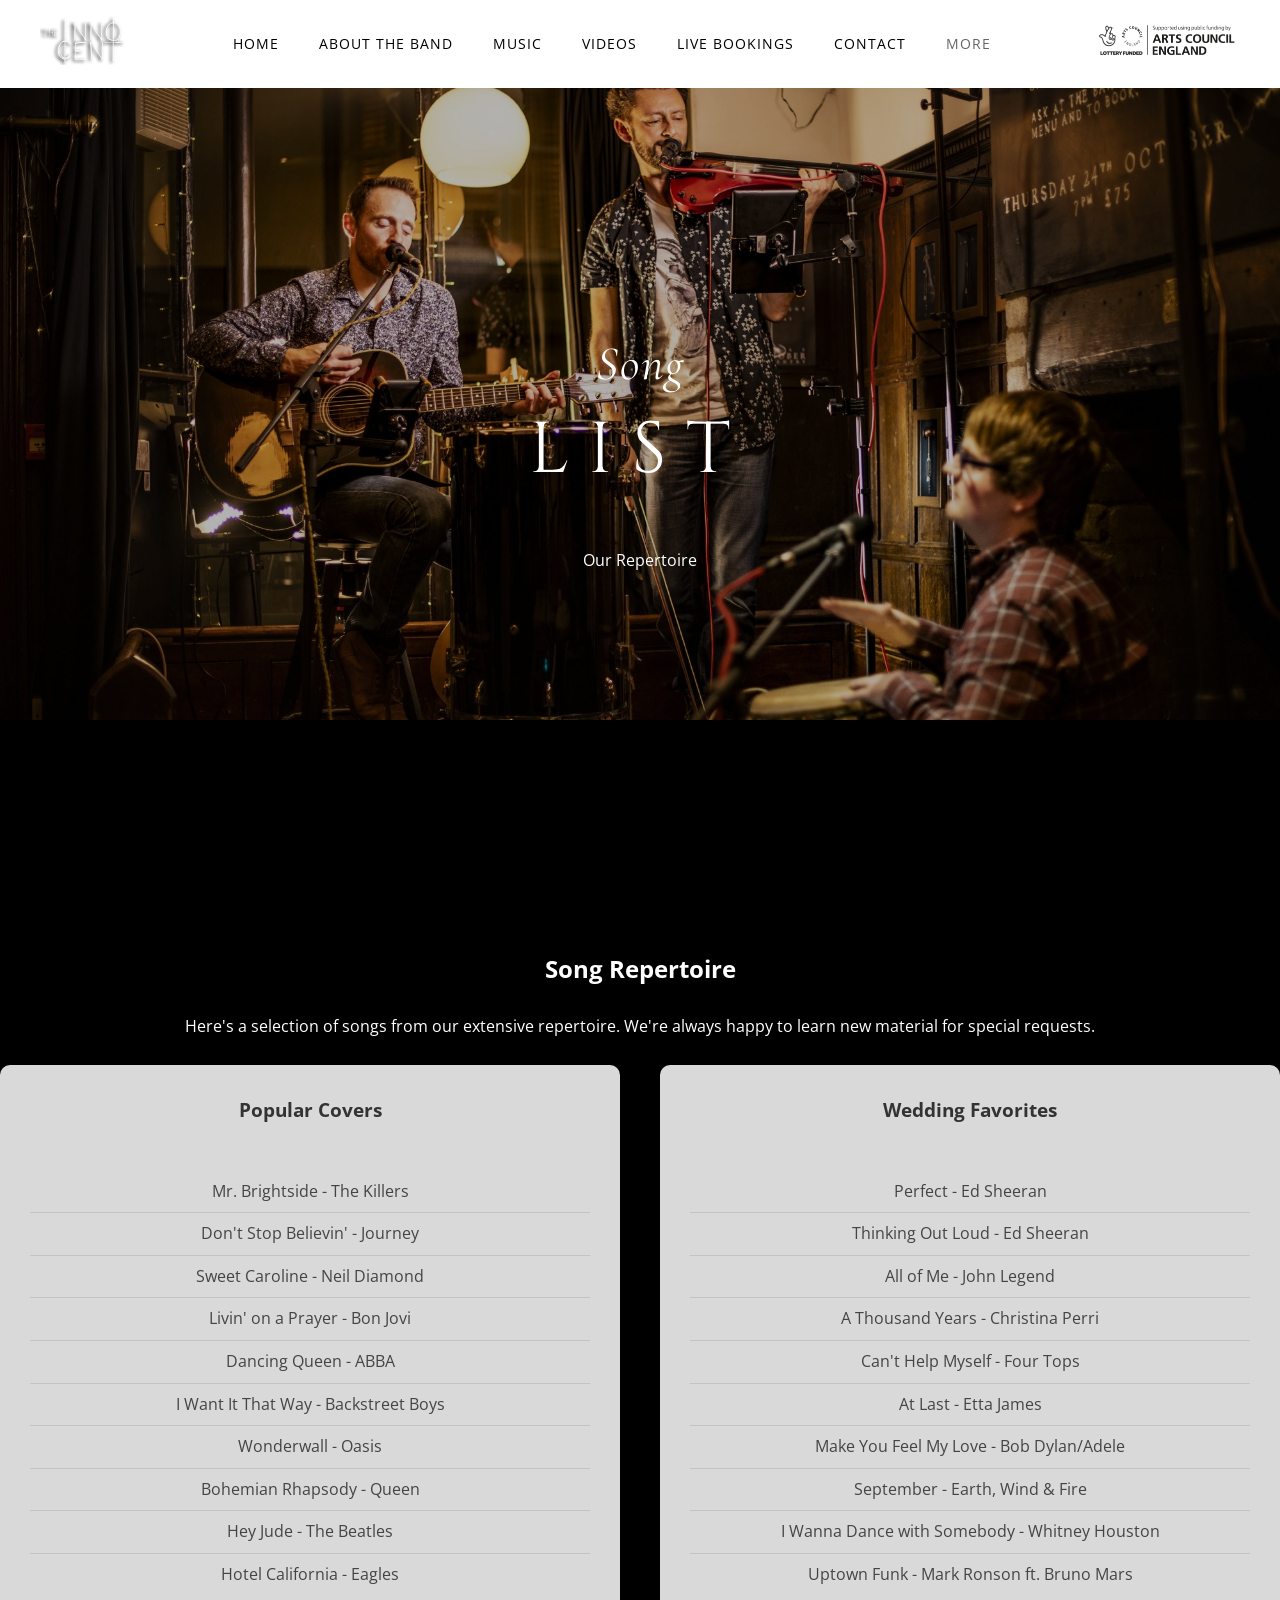
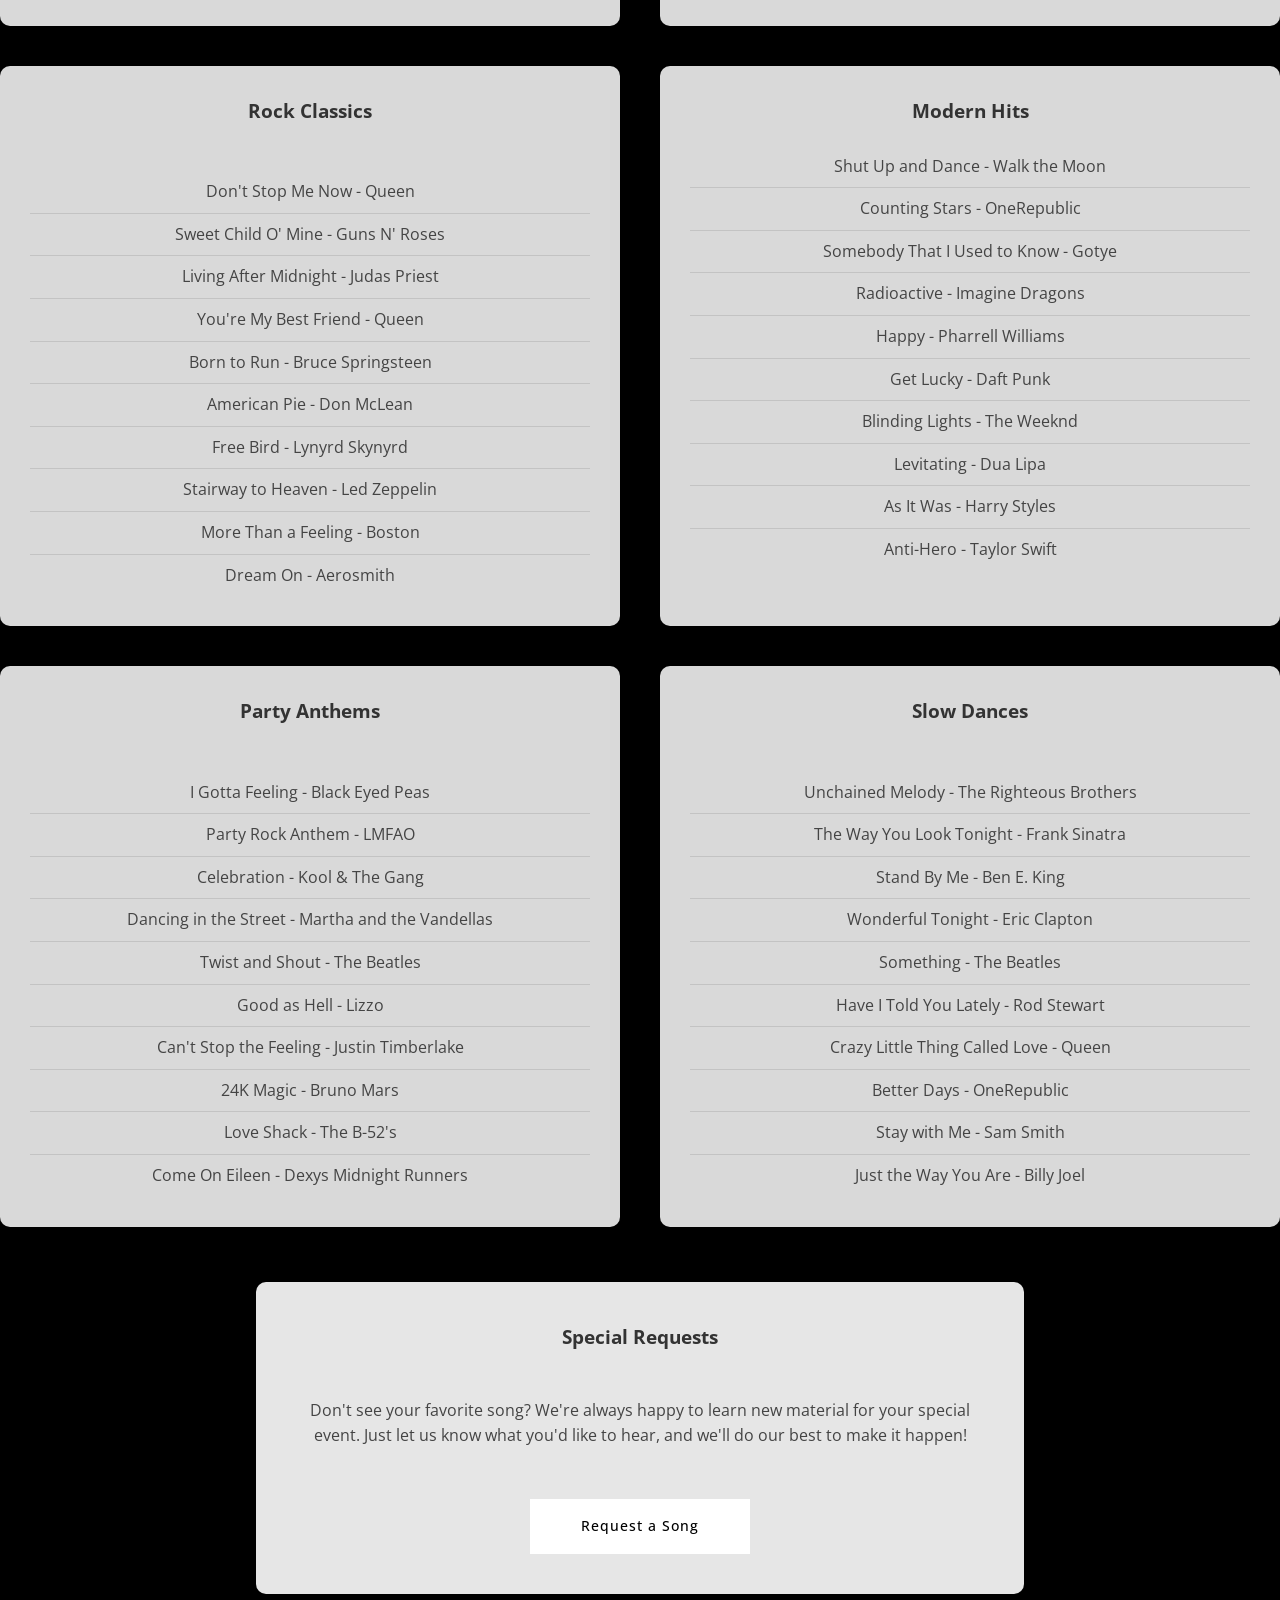
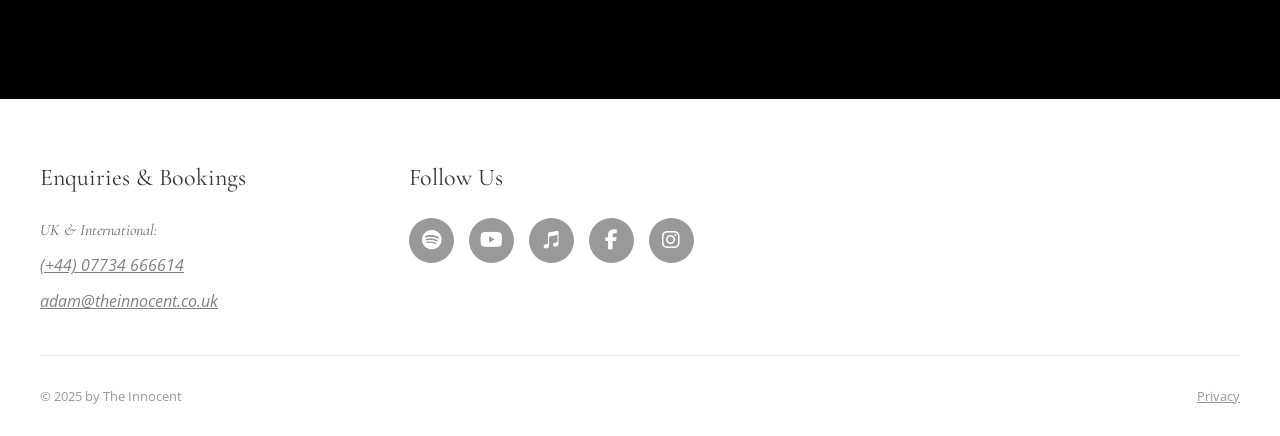
<file: song-list.html>
<!DOCTYPE html>
<html lang="en">
<head>
    <meta charset="UTF-8">
    <meta name="viewport" content="width=device-width, initial-scale=1.0">
    <title>Song List | The Innocent</title>
    <link rel="preconnect" href="https://fonts.googleapis.com">
    <link rel="preconnect" href="https://fonts.gstatic.com" crossorigin>
    <link href="https://fonts.googleapis.com/css2?family=Cinzel:wght@400;500;600&family=Cormorant+Garamond:ital,wght@0,400;0,500;1,400&family=Open+Sans:wght@300;400;500&display=swap" rel="stylesheet">
    <link rel="stylesheet" href="https://cdnjs.cloudflare.com/ajax/libs/font-awesome/6.4.0/css/all.min.css">
    <link rel="stylesheet" href="css/styles.css">
    <style>
        .song-list-content {
            background-image: url('media/images/Wilby Flawless Photography.jpg');
            background-size: cover;
            background-position: center;
            background-attachment: fixed;
            position: relative;
            min-height: 100vh;
        }
        
        .song-list-content::before {
            content: '';
            position: absolute;
            top: 0;
            left: 0;
            right: 0;
            bottom: 0;
            background: rgba(0, 0, 0, 0.492);
            z-index: 1;
        }
        
        .song-list-content .container {
            position: relative;
            z-index: 2;
        }
        
        .song-categories {
            position: relative;
            z-index: 1;
            width: 100%;
            max-width: 1400px;
            margin: 0 auto;
            display: grid;
            grid-template-columns: 1fr 1fr;
            gap: 40px;
        }

        .song-category {
            background-color: rgba(255, 255, 255, 0.85);
            padding: 30px;
            border-radius: 10px;
            box-shadow: 0 4px 15px rgba(0, 0, 0, 0.1);
            backdrop-filter: blur(5px);
        }
        
        .song-category h3 {
            color: #333;
            margin-bottom: 20px;
        }
        
        .song-category ul.song-list {
            list-style: none;
            padding: 0;
            margin: 0;
        }
        
        .song-category ul.song-list li {
            padding: 8px 0;
            border-bottom: 1px solid rgba(0, 0, 0, 0.1);
            color: #444;
            font-weight: 400;
        }
        
        .song-category ul.song-list li:last-child {
            border-bottom: none;
        }
        
        .special-requests {
            background-color: rgba(255, 255, 255, 0.9);
            padding: 40px;
            margin: 30px auto;
            border-radius: 10px;
            box-shadow: 0 4px 15px rgba(0, 0, 0, 0.1);
            backdrop-filter: blur(5px);
            width: 60%;
            max-width: 800px;
        }
        
        .special-requests h3 {
            color: #333;
            margin-bottom: 20px;
        }
        
        .special-requests p {
            color: #444;
            margin-bottom: 25px;
        }
    </style>
</head>
<body>
    <header>
        <div class="logo"><a href="index.html"><img src="media/images/Unknown.png" alt="The Innocent Logo"></a></div>
        <div class="mobile-menu-toggle" onclick="toggleMobileMenu()"><span></span><span></span><span></span></div>
        <nav id="mainNav">
            <ul>
                <li><a href="index.html">Home</a></li>
                <li><a href="about.html">About The Band</a></li>
                <li><a href="music.html">Music</a></li>
                <li><a href="videos.html">Videos</a></li>
                <li>
                    <a href="live-bookings.html">Live Bookings</a>
                    <ul class="dropdown">
                        <li><a href="audio.html">Audio</a></li>
                        <li><a href="testimonials.html">Testimonials</a></li>
                    </ul>
                </li>
                <li><a href="contact.html">Contact</a></li>
                <li>
                    <a href="#" class="active">More</a>
                    <ul class="dropdown">
                        <li><a href="images.html">Pictures</a></li>
                        <li><a href="tour-dates.html">Tour Dates</a></li>
                        <li><a href="song-list.html" class="active">Song List</a></li>
                    </ul>
                </li>
            </ul>
        </nav>
        <div class="header-right"><div class="arts-council-logo"><img src="media/images/Logo_Black RGB.png" alt="Arts Council England"></div></div>
    </header>

    <section class="hero">
        <div class="hero-parallax" style="background-image: url('media/images/72639517_10156159785840882_7513121728944406528_o.jpg');"></div>
        <div class="hero-overlay"></div>
        <div class="hero-content">
            <h2 class="hero-title">Song</h2>
            <h1 class="hero-band-name">LIST</h1>
            <p class="hero-subtitle">Our Repertoire</p>
        </div>
    </section>

    <!-- Song List Section -->
    <section class="content-section song-list-content" style="margin: 0; text-align: center; padding: 50px 0;">
        <div class="container">
            <h2>Song Repertoire</h2>
            <br>
            <p class="intro-text">Here's a selection of songs from our extensive repertoire. We're always happy to learn new material for special requests.</p>
            
            <br>
            <!-- Song categories -->
            <div class="song-categories">
                <div class="song-category">
                    <h3><strong>Popular Covers</strong></h3>
                    <br>
                    <ul class="song-list">
                        <li>Mr. Brightside - The Killers</li>
                        <li>Don't Stop Believin' - Journey</li>
                        <li>Sweet Caroline - Neil Diamond</li>
                        <li>Livin' on a Prayer - Bon Jovi</li>
                        <li>Dancing Queen - ABBA</li>
                        <li>I Want It That Way - Backstreet Boys</li>
                        <li>Wonderwall - Oasis</li>
                        <li>Bohemian Rhapsody - Queen</li>
                        <li>Hey Jude - The Beatles</li>
                        <li>Hotel California - Eagles</li>
                    </ul>
                </div>
                <div class="song-category">
                    <h3><strong>Wedding Favorites</strong></h3>
                    <br>
                    <ul class="song-list">
                        <li>Perfect - Ed Sheeran</li>
                        <li>Thinking Out Loud - Ed Sheeran</li>
                        <li>All of Me - John Legend</li>
                        <li>A Thousand Years - Christina Perri</li>
                        <li>Can't Help Myself - Four Tops</li>
                        <li>At Last - Etta James</li>
                        <li>Make You Feel My Love - Bob Dylan/Adele</li>
                        <li>September - Earth, Wind & Fire</li>
                        <li>I Wanna Dance with Somebody - Whitney Houston</li>
                        <li>Uptown Funk - Mark Ronson ft. Bruno Mars</li>
                    </ul>
                </div>
                <div class="song-category">
                    <h3><strong>Rock Classics</strong></h3>
                    <br>
                    <ul class="song-list">
                        <li>Don't Stop Me Now - Queen</li>
                        <li>Sweet Child O' Mine - Guns N' Roses</li>
                        <li>Living After Midnight - Judas Priest</li>
                        <li>You're My Best Friend - Queen</li>
                        <li>Born to Run - Bruce Springsteen</li>
                        <li>American Pie - Don McLean</li>
                        <li>Free Bird - Lynyrd Skynyrd</li>
                        <li>Stairway to Heaven - Led Zeppelin</li>
                        <li>More Than a Feeling - Boston</li>
                        <li>Dream On - Aerosmith</li>
                    </ul>
                </div>
                <div class="song-category">
                    <h3>Modern Hits</h3>
                    <ul class="song-list">
                        <li>Shut Up and Dance - Walk the Moon</li>
                        <li>Counting Stars - OneRepublic</li>
                        <li>Somebody That I Used to Know - Gotye</li>
                        <li>Radioactive - Imagine Dragons</li>
                        <li>Happy - Pharrell Williams</li>
                        <li>Get Lucky - Daft Punk</li>
                        <li>Blinding Lights - The Weeknd</li>
                        <li>Levitating - Dua Lipa</li>
                        <li>As It Was - Harry Styles</li>
                        <li>Anti-Hero - Taylor Swift</li>
                    </ul>
                </div>
                <div class="song-category">
                    <h3><strong>Party Anthems</strong></h3>
                    <br>
                    <ul class="song-list">
                        <li>I Gotta Feeling - Black Eyed Peas</li>
                        <li>Party Rock Anthem - LMFAO</li>
                        <li>Celebration - Kool & The Gang</li>
                        <li>Dancing in the Street - Martha and the Vandellas</li>
                        <li>Twist and Shout - The Beatles</li>
                        <li>Good as Hell - Lizzo</li>
                        <li>Can't Stop the Feeling - Justin Timberlake</li>
                        <li>24K Magic - Bruno Mars</li>
                        <li>Love Shack - The B-52's</li>
                        <li>Come On Eileen - Dexys Midnight Runners</li>
                    </ul>
                </div>
                <div class="song-category">
                    <h3><strong>Slow Dances</strong></h3>
                    <br>
                    <ul class="song-list">
                        <li>Unchained Melody - The Righteous Brothers</li>
                        <li>The Way You Look Tonight - Frank Sinatra</li>
                        <li>Stand By Me - Ben E. King</li>
                        <li>Wonderful Tonight - Eric Clapton</li>
                        <li>Something - The Beatles</li>
                        <li>Have I Told You Lately - Rod Stewart</li>
                        <li>Crazy Little Thing Called Love - Queen</li>
                        <li>Better Days - OneRepublic</li>
                        <li>Stay with Me - Sam Smith</li>
                        <li>Just the Way You Are - Billy Joel</li>
                    </ul>
                </div>
            </div>
            <br>
            <div class="special-requests">
                <h3>Special Requests</h3>
                <br>
                <p>Don't see your favorite song? We're always happy to learn new material for your special event. Just let us know what you'd like to hear, and we'll do our best to make it happen!</p>
                <br>
                <a href="contact.html" class="btn-solid">Request a Song</a>
            </div>
        </div>
        <br>
    </section>

    <!-- Footer -->
    <footer>
        <div class="footer-content">
            <!-- Enquiries & Bookings -->
            <div class="footer-section">
                <h3>Enquiries &amp; Bookings</h3>
                <p><em>UK &amp; International:</em></p> 
                <a class="tel-number" href="tel: +447734 666614"><em>(+44) 07734 666614</em></a>
                <a class="tel-number" href="mailto:adam@theinnocent.co.uk"><em>adam@theinnocent.co.uk</em></a>
                <div class="contact-details">
                    <!-- ADD YOUR CONTACT DETAILS HERE -->
                </div>
            </div>

            <!-- Follow Us -->
            <div class="footer-section">
                <h3>Follow Us</h3>
                <div class="social-icons">
                    <a href="https://open.spotify.com/artist/7yYOWhE9MWL6ihQqNofzxk?si=PvyqNb-3Q669EmFlm-6oKg" target="_blank" rel="noopener" aria-label="Spotify">
                        <i class="fab fa-spotify"></i>
                    </a>
                    <a href="https://www.youtube.com/channel/UCLmknhDmpOaKMq5JHKW_u3Q" target="_blank" rel="noopener" aria-label="YouTube">
                        <i class="fab fa-youtube"></i>
                    </a>
                    <a href="https://music.apple.com/gb/artist/the-innocent/1475608445" target="_blank" rel="noopener" aria-label="Apple Music">
                        <i class="fab fa-itunes-note"></i>
                    </a>
                    <a href="https://www.facebook.com/theinnocentmusic/" target="_blank" rel="noopener" aria-label="Facebook">
                        <i class="fab fa-facebook-f"></i>
                    </a>
                    <a href="https://www.instagram.com/theinnocentuk/" target="_blank" rel="noopener" aria-label="Instagram">
                        <i class="fab fa-instagram"></i>
                    </a>
                </div>
            </div>

            <!-- Subscribe -->
            <!-- <div class="footer-section">
                <h3>Subscribe for updates</h3>
                <form class="subscribe-form" action="#" method="POST">
                    <input type="email" name="email" placeholder="Email address" required>
                    <button type="submit">Subscribe Now</button>
                </form>
            </div> -->
        </div>

        <div class="footer-bottom">
            <p>&copy; 2025 by The Innocent</p>
            <a href="privacy.html">Privacy</a>
        </div>
    </footer>

    <script>
        // Mobile Menu Toggle
        function toggleMobileMenu() {
            const nav = document.getElementById('mainNav');
            nav.classList.toggle('active');
        }

        // Parallax script
        window.addEventListener('scroll', function() {
            if (window.innerWidth > 768) {
                const scrolled = window.pageYOffset;
                const parallaxItems = document.querySelectorAll('.hero-parallax, .parallax-bg');
                parallaxItems.forEach(item => {
                    // Adjust the speed (0.5) to your liking
                    item.style.transform = 'translateY(' + (scrolled * 0.3) + 'px)';
                });
            }
        });
    </script>
</body>
</html>
</file>
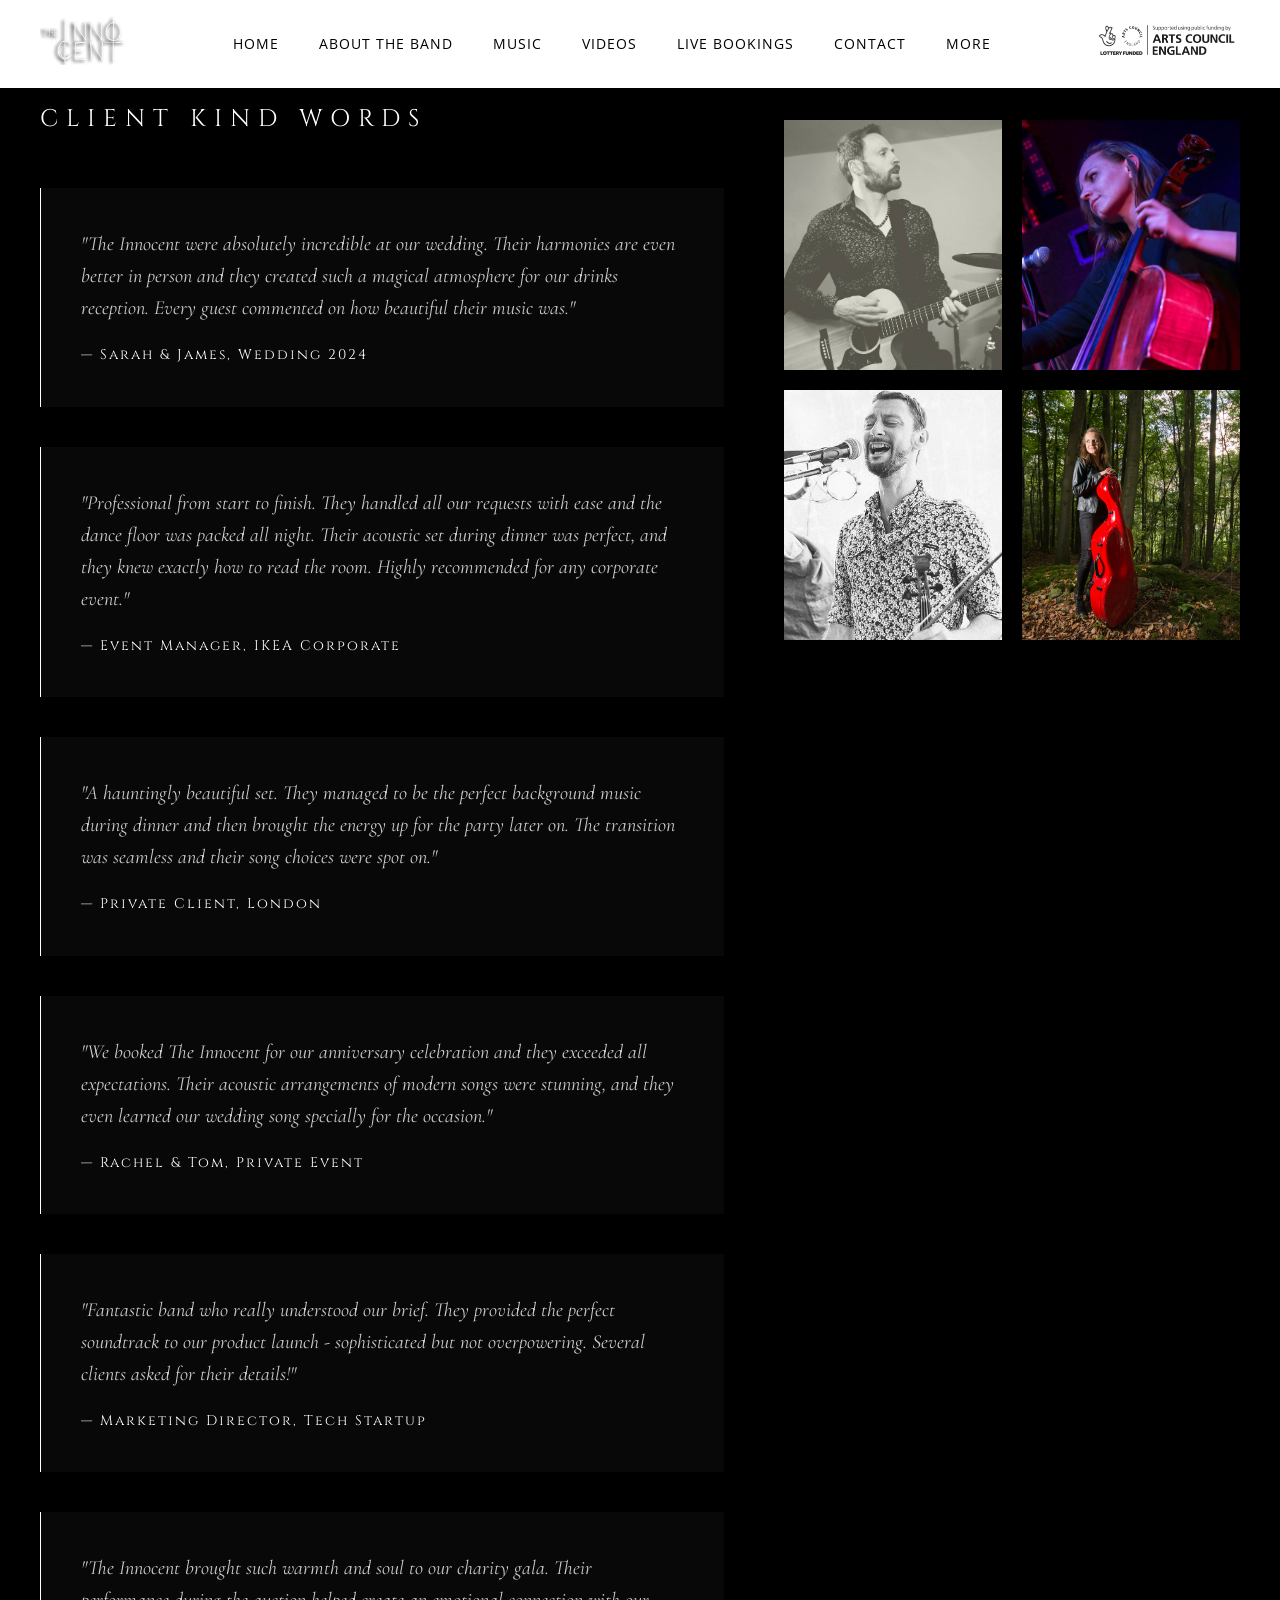
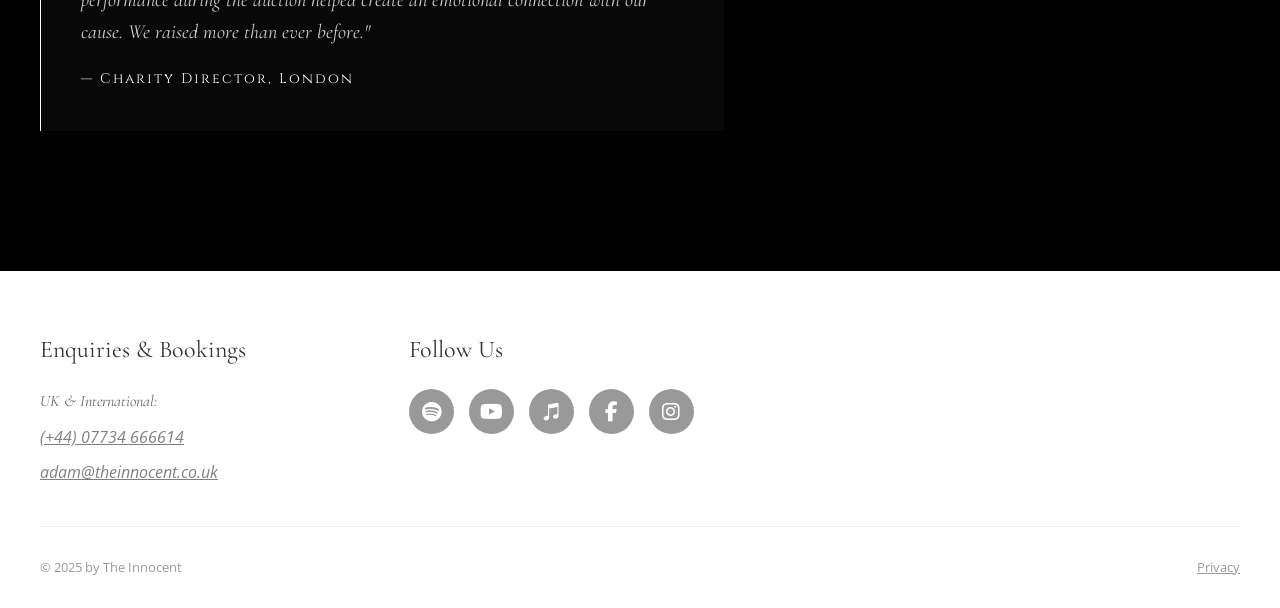
<file: testimonials.html>
<!DOCTYPE html>
<html lang="en">
<head>
    <meta charset="UTF-8">
    <meta name="viewport" content="width=device-width, initial-scale=1.0">
    <title>Testimonials | The Innocent</title>
    <link rel="preconnect" href="https://fonts.googleapis.com">
    <link rel="preconnect" href="https://fonts.gstatic.com" crossorigin>
    <link href="https://fonts.googleapis.com/css2?family=Cinzel:wght@400;500;600&family=Cormorant+Garamond:ital,wght@0,400;0,500;1,400&family=Open+Sans:wght@300;400;500&display=swap" rel="stylesheet">
    <link rel="stylesheet" href="https://cdnjs.cloudflare.com/ajax/libs/font-awesome/6.4.0/css/all.min.css">
    <link rel="stylesheet" href="css/styles.css">
    <style>
        .testimonial-grid-wrapper {
            display: grid;
            grid-template-columns: 1.2fr 0.8fr;
            gap: 60px;
            max-width: 1400px;
            margin: 0 auto;
            padding: 100px 40px;
        }
        .testimonial-box {
            margin-bottom: 40px;
            padding: 40px;
            border-left: 1px solid #fff;
            background: rgba(255,255,255,0.03);
        }
        .testimonial-box p {
            font-family: 'Cormorant Garamond', serif;
            font-style: italic;
            font-size: 20px;
            line-height: 1.6;
            color: #ccc;
        }
        .testimonial-box span {
            display: block;
            margin-top: 20px;
            font-family: 'Cinzel', serif;
            font-size: 14px;
            letter-spacing: 2px;
            color: #fff;
        }
        .image-side-grid {
            display: grid;
            grid-template-columns: 1fr 1fr;
            grid-template-rows: auto auto;
            gap: 20px;
            align-self: start;
            position: sticky;
            top: 120px;
        }
        .image-side-grid img { width: 100%; height: 250px; object-fit: cover; }
        
        @media (max-width: 968px) {
            .testimonial-grid-wrapper { grid-template-columns: 1fr; }
            .image-side-grid { position: static; order: -1; }
        }
    </style>
</head>
<body>
    <!-- Header / Navigation -->
    <header>
        <div class="logo">
            <a href="index.html">
                <img src="media/images/Unknown.png" alt="The Innocent Logo">
            </a>
        </div>

        <div class="mobile-menu-toggle" onclick="toggleMobileMenu()">
            <span></span>
            <span></span>
            <span></span>
        </div>

        <nav id="mainNav">
            <ul>
                <li><a href="index.html">Home</a></li>
                <li><a href="about.html">About The Band</a></li>
                <li><a href="music.html">Music</a></li>
                <li><a href="videos.html">Videos</a></li>
                <li>
                    <a href="live-bookings.html">Live Bookings</a>
                    <ul class="dropdown">
                        <li><a href="audio.html">Audio</a></li>
                        <li><a href="testimonials.html" class="active">Testimonials</a></li>
                    </ul>
                </li>
                <li><a href="contact.html">Contact</a></li>
                <li>
                    <a href="#">More</a>
                    <ul class="dropdown">
                        <li><a href="images.html">Images</a></li>
                        <li><a href="tour-dates.html">Tour Dates</a></li>
                    </ul>
                </li>
            </ul>
        </nav>

        <div class="header-right">
            <div class="arts-council-logo">
                <img src="media/images/Logo_Black_RGB.png" alt="Supported using public funding by Arts Council England">
            </div>
        </div>
    </header>

    <section class="testimonial-grid-wrapper">
        <div class="text-side">
            <h2 class="section-title-caps" style="margin-bottom: 50px;">Client Kind Words</h2>
            
            <div class="testimonial-box">
                <p>"The Innocent were absolutely incredible at our wedding. Their harmonies are even better in person and they created such a magical atmosphere for our drinks reception. Every guest commented on how beautiful their music was."</p>
                <span>— Sarah & James, Wedding 2024</span>
            </div>

            <div class="testimonial-box">
                <p>"Professional from start to finish. They handled all our requests with ease and the dance floor was packed all night. Their acoustic set during dinner was perfect, and they knew exactly how to read the room. Highly recommended for any corporate event."</p>
                <span>— Event Manager, IKEA Corporate</span>
            </div>
            
            <div class="testimonial-box">
                <p>"A hauntingly beautiful set. They managed to be the perfect background music during dinner and then brought the energy up for the party later on. The transition was seamless and their song choices were spot on."</p>
                <span>— Private Client, London</span>
            </div>

            <div class="testimonial-box">
                <p>"We booked The Innocent for our anniversary celebration and they exceeded all expectations. Their acoustic arrangements of modern songs were stunning, and they even learned our wedding song specially for the occasion."</p>
                <span>— Rachel & Tom, Private Event</span>
            </div>

            <div class="testimonial-box">
                <p>"Fantastic band who really understood our brief. They provided the perfect soundtrack to our product launch - sophisticated but not overpowering. Several clients asked for their details!"</p>
                <span>— Marketing Director, Tech Startup</span>
            </div>

            <div class="testimonial-box">
                <p>"The Innocent brought such warmth and soul to our charity gala. Their performance during the auction helped create an emotional connection with our cause. We raised more than ever before."</p>
                <span>— Charity Director, London</span>
            </div>
        </div>

        <div class="image-side-grid">
            <img src="media/images/11536496_662449483899652_1747347071867712976_o.jpg" alt="Live 1">
            <img src="media/images/13246193_10153669680697194_2682556141093593192_o.jpg" alt="Live 2">
            <img src="media/images/0866a9_5e5fb8e349e64af2b1dc2bcde33dc880~mv2.jpg" alt="Live 3">
            <img src="media/images/AAG_0075.jpg" alt="Live 4">
        </div>
    </section>

    <!-- Footer -->
    <footer>
        <div class="footer-content">
            <!-- Enquiries & Bookings -->
            <div class="footer-section">
                <h3>Enquiries &amp; Bookings</h3>
                <p><em>UK &amp; International:</em></p> 
                <a class="tel-number" href="tel: +447734 666614"><em>(+44) 07734 666614</em></a>
                <a class="tel-number" href="mailto:adam@theinnocent.co.uk"><em>adam@theinnocent.co.uk</em></a>
                <div class="contact-details">
                    <!-- ADD YOUR CONTACT DETAILS HERE -->
                </div>
            </div>

            <!-- Follow Us -->
            <div class="footer-section">
                <h3>Follow Us</h3>
                <div class="social-icons">
                    <a href="https://open.spotify.com/artist/7yYOWhE9MWL6ihQqNofzxk?si=PvyqNb-3Q669EmFlm-6oKg" target="_blank" rel="noopener" aria-label="Spotify">
                        <i class="fab fa-spotify"></i>
                    </a>
                    <a href="https://www.youtube.com/channel/UCLmknhDmpOaKMq5JHKW_u3Q" target="_blank" rel="noopener" aria-label="YouTube">
                        <i class="fab fa-youtube"></i>
                    </a>
                    <a href="https://music.apple.com/gb/artist/the-innocent/1475608445" target="_blank" rel="noopener" aria-label="Apple Music">
                        <i class="fab fa-itunes-note"></i>
                    </a>
                    <a href="https://www.facebook.com/theinnocentmusic/" target="_blank" rel="noopener" aria-label="Facebook">
                        <i class="fab fa-facebook-f"></i>
                    </a>
                    <a href="https://www.instagram.com/theinnocentuk/" target="_blank" rel="noopener" aria-label="Instagram">
                        <i class="fab fa-instagram"></i>
                    </a>
                </div>
            </div>

            <!-- Subscribe -->
            <!-- <div class="footer-section">
                <h3>Subscribe for updates</h3>
                <form class="subscribe-form" action="#" method="POST">
                    <input type="email" name="email" placeholder="Email address" required>
                    <button type="submit">Subscribe Now</button>
                </form>
            </div> -->
        </div>

        <div class="footer-bottom">
            <p>&copy; 2025 by The Innocent</p>
            <a href="privacy.html">Privacy</a>
        </div>
    </footer>

    <script>
        function toggleMobileMenu() {
            const nav = document.getElementById('mainNav');
            nav.classList.toggle('active');
        }

        // Dropdown toggle for mobile
        document.querySelectorAll('nav ul > li').forEach(item => {
            if (item.querySelector('.dropdown')) {
                item.querySelector('a').addEventListener('click', function(e) {
                    if (window.innerWidth <= 768) {
                        e.preventDefault();
                        item.classList.toggle('dropdown-open');
                    }
                });
            }
        });

        // Close mobile menu when clicking outside
        document.addEventListener('click', function(e) {
            const nav = document.getElementById('mainNav');
            const toggle = document.querySelector('.mobile-menu-toggle');
            if (!nav.contains(e.target) && !toggle.contains(e.target)) {
                nav.classList.remove('active');
            }
        });
    </script>

    </body>
</html>
</file>
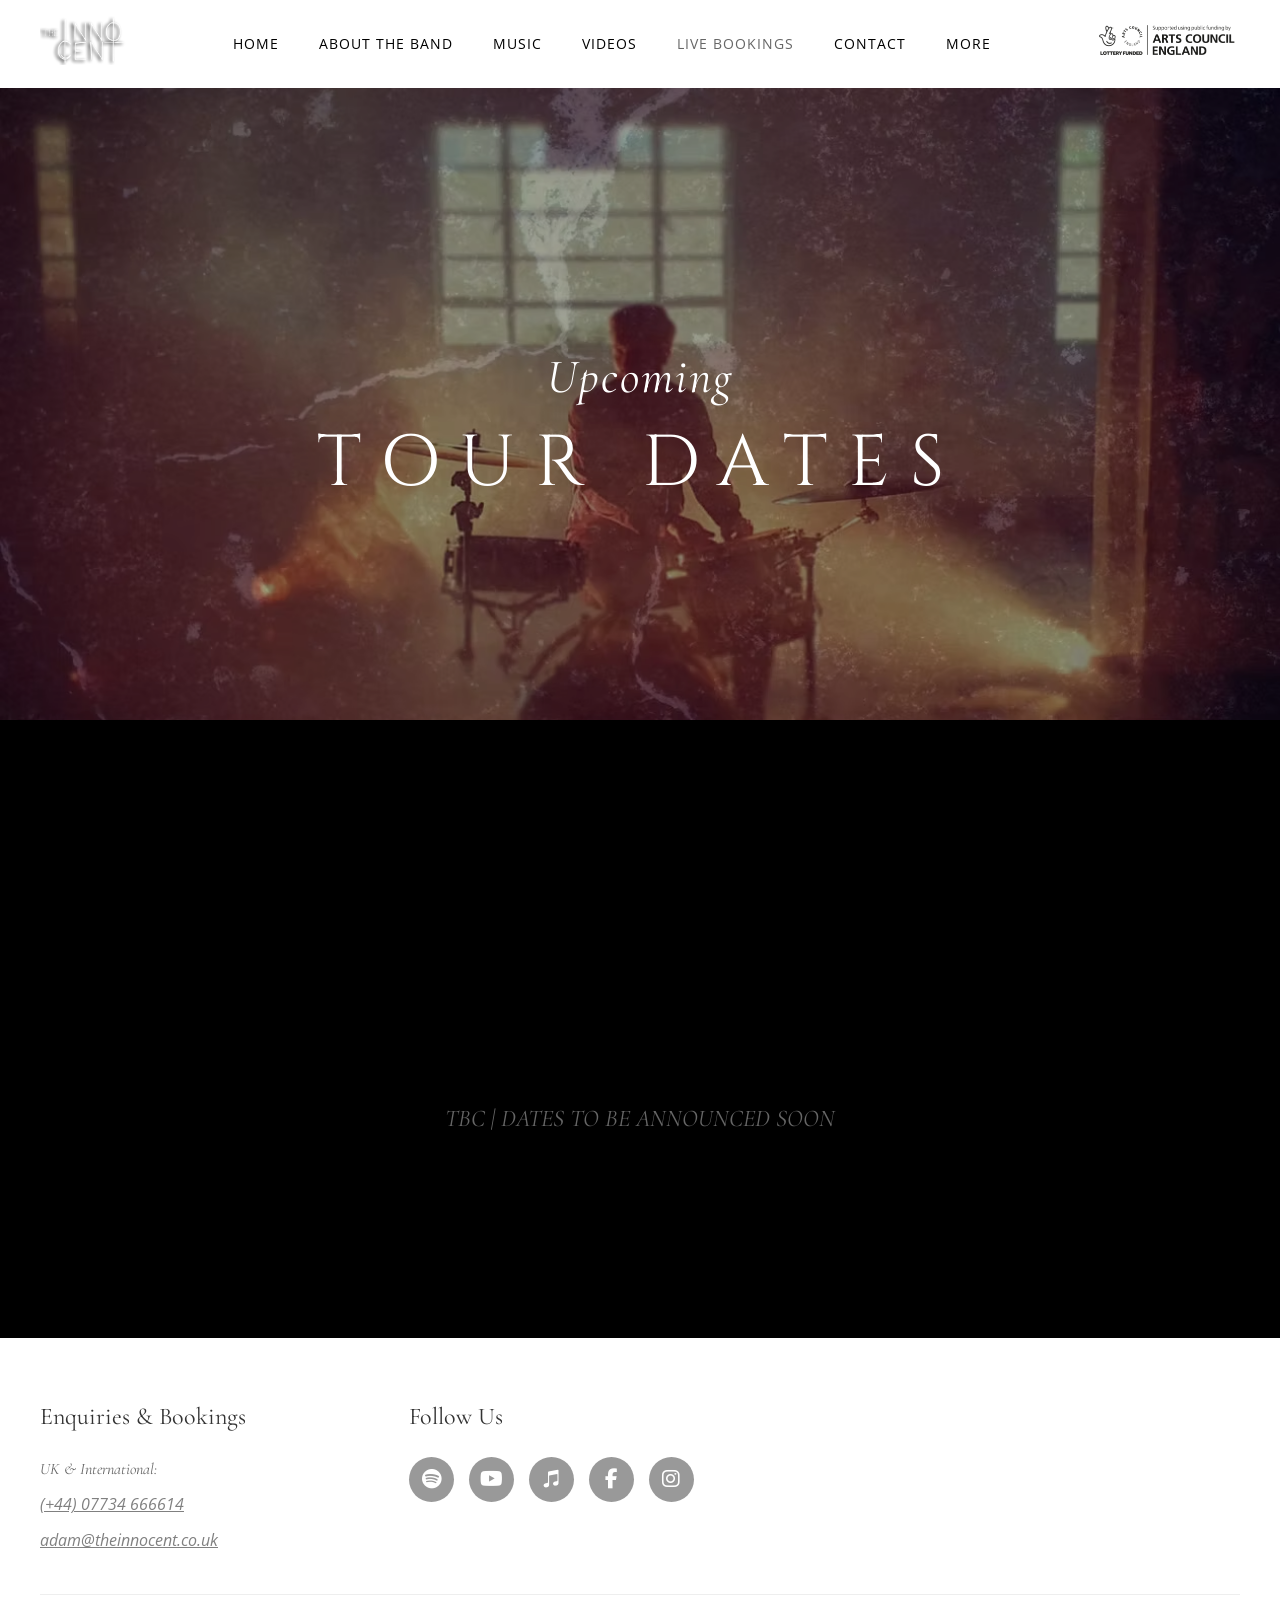
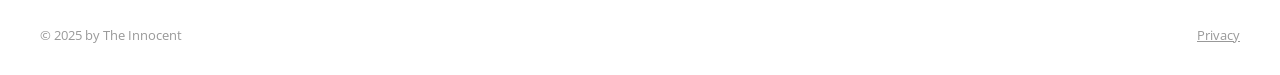
<file: tour-dates.html>
<!DOCTYPE html>
<html lang="en">
<head>
    <meta charset="UTF-8">
    <meta name="viewport" content="width=device-width, initial-scale=1.0">
    <title>Tour Dates | The Innocent</title>
    <link rel="preconnect" href="https://fonts.googleapis.com">
    <link rel="preconnect" href="https://fonts.gstatic.com" crossorigin>
    <link href="https://fonts.googleapis.com/css2?family=Cinzel:wght@400;500;600&family=Cormorant+Garamond:ital,wght@0,400;0,500;1,400&family=Open+Sans:wght@300;400;500&display=swap" rel="stylesheet">
    <link rel="stylesheet" href="https://cdnjs.cloudflare.com/ajax/libs/font-awesome/6.4.0/css/all.min.css">
    <link rel="stylesheet" href="css/styles.css">
    <style>
        .tour-section {
            padding: 100px 40px;
            background-color: #000;
        }

        .tour-container {
            max-width: 1000px;
            margin: 0 auto;
        }

        .tour-row {
            display: grid;
            grid-template-columns: 1.5fr 2fr 1.5fr 1fr;
            padding: 30px 0;
            border-bottom: 1px solid #222;
            align-items: center;
            transition: background 0.3s ease;
        }

        .tour-row:hover {
            background: rgba(255, 255, 255, 0.02);
        }

        .tour-date {
            font-family: 'Cinzel', serif;
            font-size: 16px;
            letter-spacing: 2px;
            color: #fff;
        }

        .tour-venue {
            font-family: 'Cormorant Garamond', serif;
            font-style: italic;
            font-size: 22px;
            color: #fff;
        }

        .tour-location {
            font-family: 'Open Sans', sans-serif;
            font-size: 14px;
            text-transform: uppercase;
            letter-spacing: 1px;
            color: #888;
        }

        .tour-btn {
            text-align: right;
        }

        .tour-btn .btn-outline {
            padding: 10px 20px;
            font-size: 14px;
        }

        .no-dates {
            text-align: center;
            font-family: 'Cormorant Garamond', serif;
            font-style: italic;
            font-size: 24px;
            color: #666;
            padding: 100px 0;
        }

        @media (max-width: 768px) {
            .tour-row {
                grid-template-columns: 1fr;
                gap: 10px;
                text-align: center;
                padding: 40px 0;
            }
            .tour-btn { text-align: center; margin-top: 15px; }
        }
    </style>
</head>
<body>
    <header>
        <div class="logo"><a href="index.html"><img src="media/images/Unknown.png" alt="The Innocent Logo"></a></div>
        <div class="mobile-menu-toggle" onclick="toggleMobileMenu()"><span></span><span></span><span></span></div>
        <nav id="mainNav">
            <ul>
                <li><a href="index.html">Home</a></li>
                <li><a href="about.html">About The Band</a></li>
                <li><a href="music.html">Music</a></li>
                <li><a href="videos.html">Videos</a></li>
                <li>
                    <a href="live-bookings.html" class="active">Live Bookings</a>
                    <ul class="dropdown">
                        <li><a href="audio.html">Audio</a></li>
                        <li><a href="testimonials.html">Testimonials</a></li>
                    </ul>
                </li>
                <li><a href="contact.html">Contact</a></li>
                <li>
                    <a href="#">More</a>
                    <ul class="dropdown">
                        <li><a href="images.html">Pictures</a></li>
                        <li><a href="tour-dates.html">Tour Dates</a></li>
                    </ul>
                </li>
            </ul>
        </nav>
        <div class="header-right"><div class="arts-council-logo"><img src="media/images/Logo_Black_RGB.png" alt="Arts Council England"></div></div>
    </header>

    <section class="hero">
        <div class="hero-parallax" style="background-image: url('media/images/156220123_10159186076945135_5994372359930231104_o_edited.jpg');"></div>
        <div class="hero-overlay"></div>
        <div class="hero-content">
            <h2 class="hero-title">Upcoming</h2>
            <h1 class="hero-band-name">TOUR DATES</h1>
        </div>
    </section>

    <section class="tour-section">
        <div class="tour-container">
            <div class="no-dates">
                TBC | DATES TO BE ANNOUNCED SOON
            </div>
        </div>
    </section>

    <!-- Footer -->
    <footer>
        <div class="footer-content">
            <!-- Enquiries & Bookings -->
            <div class="footer-section">
                <h3>Enquiries &amp; Bookings</h3>
                <p><em>UK &amp; International:</em></p> 
                <a class="tel-number" href="tel: +447734 666614"><em>(+44) 07734 666614</em></a>
                <a class="tel-number" href="mailto:adam@theinnocent.co.uk"><em>adam@theinnocent.co.uk</em></a>
                <div class="contact-details">
                    <!-- ADD YOUR CONTACT DETAILS HERE -->
                </div>
            </div>

            <!-- Follow Us -->
            <div class="footer-section">
                <h3>Follow Us</h3>
                <div class="social-icons">
                    <a href="https://open.spotify.com/artist/7yYOWhE9MWL6ihQqNofzxk?si=PvyqNb-3Q669EmFlm-6oKg" target="_blank" rel="noopener" aria-label="Spotify">
                        <i class="fab fa-spotify"></i>
                    </a>
                    <a href="https://www.youtube.com/channel/UCLmknhDmpOaKMq5JHKW_u3Q" target="_blank" rel="noopener" aria-label="YouTube">
                        <i class="fab fa-youtube"></i>
                    </a>
                    <a href="https://music.apple.com/gb/artist/the-innocent/1475608445" target="_blank" rel="noopener" aria-label="Apple Music">
                        <i class="fab fa-itunes-note"></i>
                    </a>
                    <a href="https://www.facebook.com/theinnocentmusic/" target="_blank" rel="noopener" aria-label="Facebook">
                        <i class="fab fa-facebook-f"></i>
                    </a>
                    <a href="https://www.instagram.com/theinnocentuk/" target="_blank" rel="noopener" aria-label="Instagram">
                        <i class="fab fa-instagram"></i>
                    </a>
                </div>
            </div>

            <!-- Subscribe -->
            <!-- <div class="footer-section">
                <h3>Subscribe for updates</h3>
                <form class="subscribe-form" action="#" method="POST">
                    <input type="email" name="email" placeholder="Email address" required>
                    <button type="submit">Subscribe Now</button>
                </form>
            </div> -->
        </div>

        <div class="footer-bottom">
            <p>&copy; 2025 by The Innocent</p>
            <a href="privacy.html">Privacy</a>
        </div>
    </footer>

    </body>
</html>
</file>
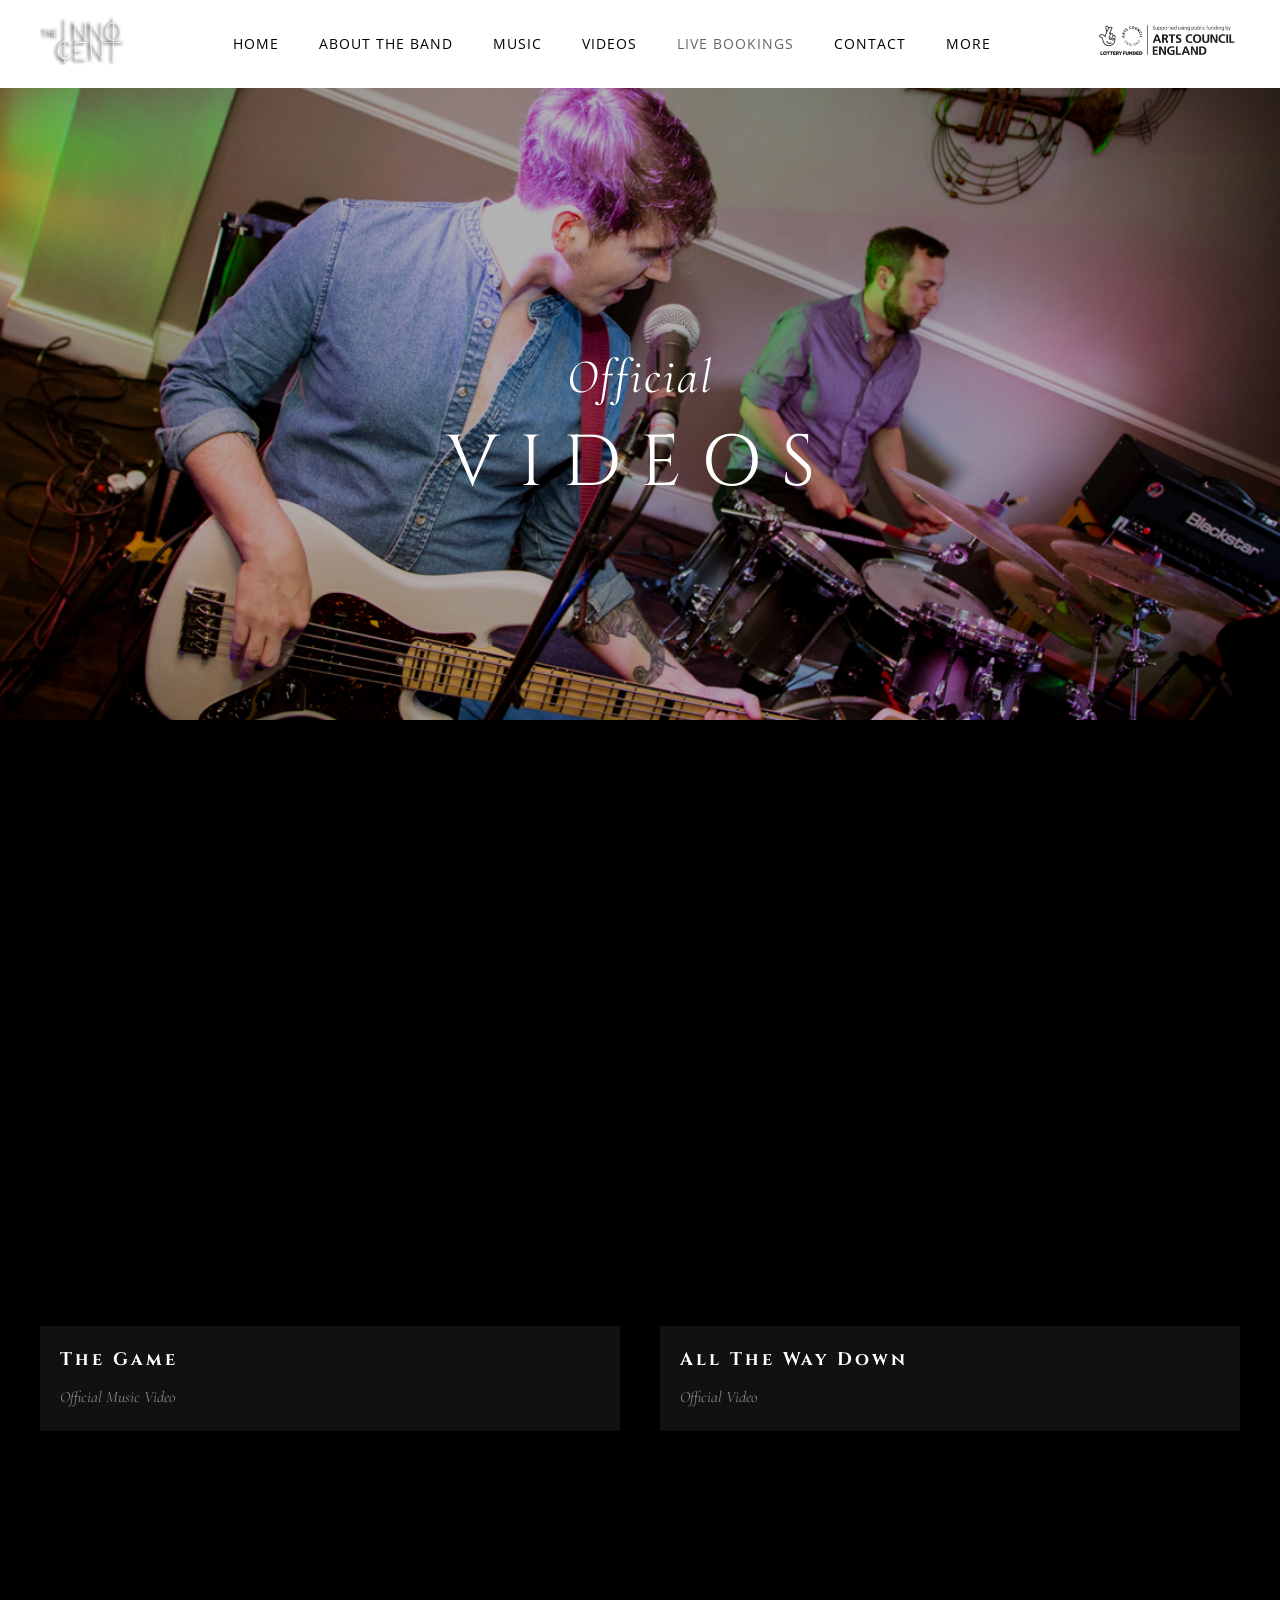
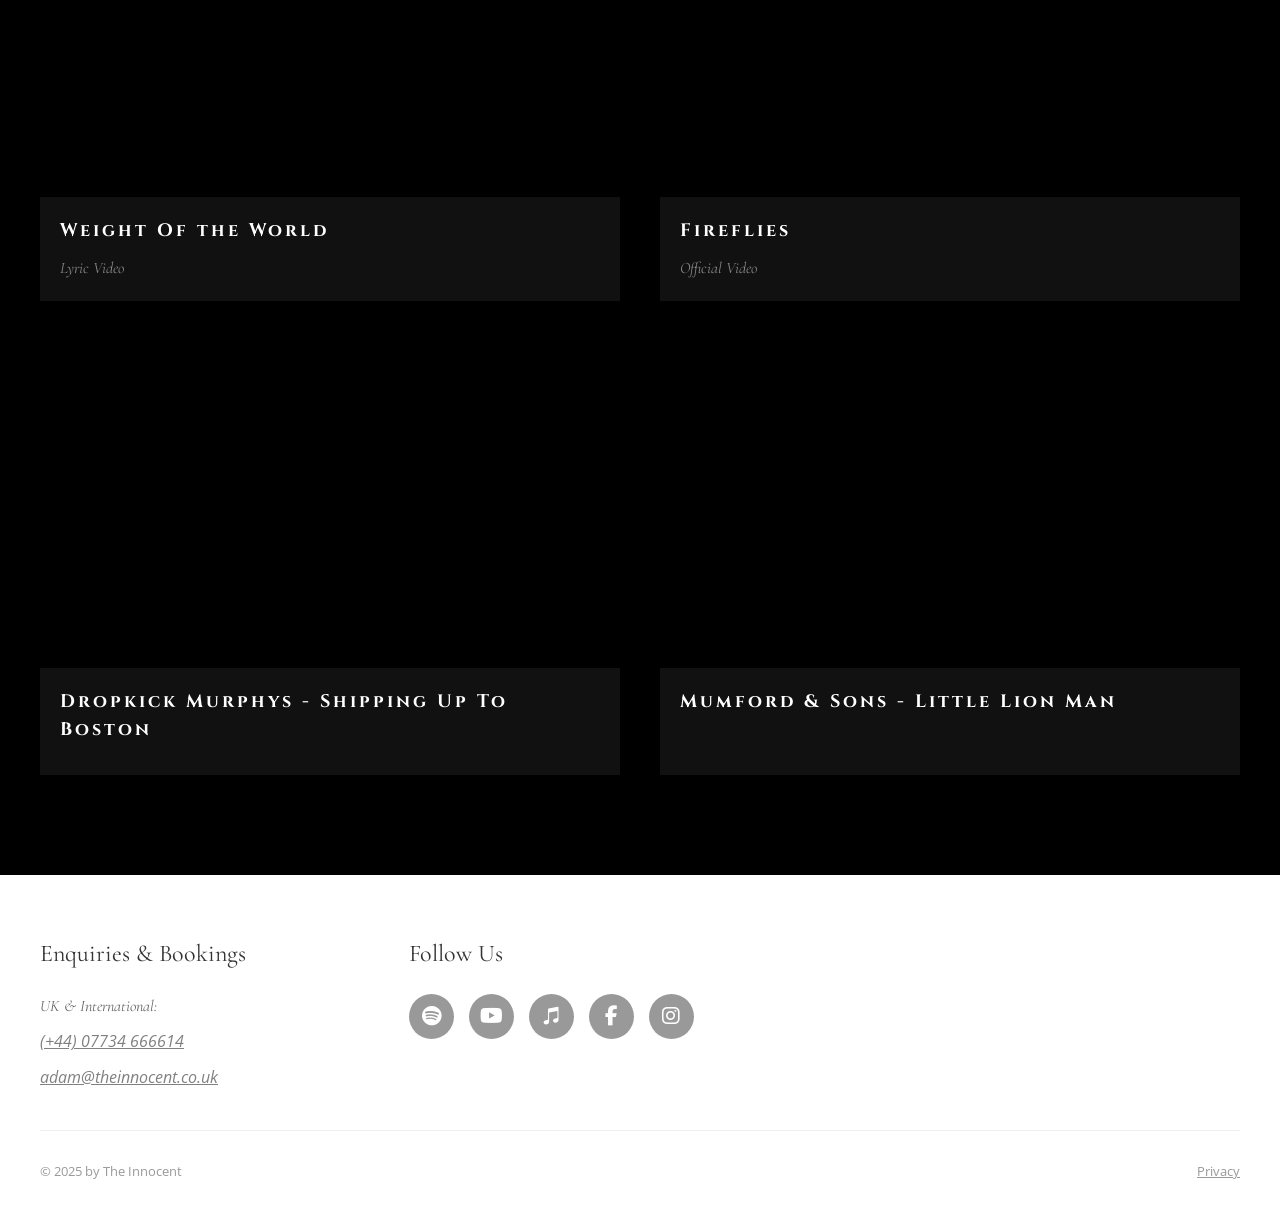
<file: videos.html>
<!DOCTYPE html>
<html lang="en">
<head>
    <meta charset="UTF-8">
    <meta name="viewport" content="width=device-width, initial-scale=1.0">
    <title>Videos | The Innocent</title>
    <link rel="preconnect" href="https://fonts.googleapis.com">
    <link rel="preconnect" href="https://fonts.gstatic.com" crossorigin>
    <link href="https://fonts.googleapis.com/css2?family=Cinzel:wght@400;500;600&family=Cormorant+Garamond:ital,wght@0,400;0,500;1,400&family=Open+Sans:wght@300;400;500&display=swap" rel="stylesheet">
    <link rel="stylesheet" href="https://cdnjs.cloudflare.com/ajax/libs/font-awesome/6.4.0/css/all.min.css">
    <link rel="stylesheet" href="css/styles.css">
    <style>
        .video-grid-section {
            padding: 100px 40px;
            background-color: #000;
        }
        .video-grid {
            max-width: 1200px;
            margin: 0 auto;
            display: grid;
            grid-template-columns: repeat(2, 1fr);
            gap: 40px;
        }
        .video-card {
            background: #111;
            padding-bottom: 20px;
        }
        .video-card h3 {
            font-family: 'Cinzel', serif;
            font-size: 18px;
            letter-spacing: 3px;
            margin: 20px 20px 10px;
            color: #fff;
        }
        .video-card p {
            font-family: 'Cormorant Garamond', serif;
            font-style: italic;
            margin: 0 20px;
            color: #888;
        }
        /* Reusing your video-container class for 16:9 ratio */
        .video-container {
            position: relative;
            padding-bottom: 56.25%;
            height: 0;
            overflow: hidden;
        }
        .video-container iframe {
            position: absolute;
            top: 0; left: 0; width: 100%; height: 100%;
            border: 0;
        }
        @media (max-width: 768px) {
            .video-grid { grid-template-columns: 1fr; }
        }
    </style>
</head>
<body>
    <header>
        <div class="logo"><a href="index.html"><img src="media/images/Unknown.png" alt="The Innocent Logo"></a></div>
        <div class="mobile-menu-toggle" onclick="toggleMobileMenu()"><span></span><span></span><span></span></div>
        <nav id="mainNav">
            <ul>
                <li><a href="index.html">Home</a></li>
                <li><a href="about.html">About The Band</a></li>
                <li><a href="music.html">Music</a></li>
                <li><a href="videos.html">Videos</a></li>
                <li>
                    <a href="live-bookings.html" class="active">Live Bookings</a>
                    <ul class="dropdown">
                        <li><a href="audio.html">Audio</a></li>
                        <li><a href="testimonials.html">Testimonials</a></li>
                    </ul>
                </li>
                <li><a href="contact.html">Contact</a></li>
                <li>
                    <a href="#">More</a>
                    <ul class="dropdown">
                        <li><a href="images.html">Pictures</a></li>
                        <li><a href="tour-dates.html">Tour Dates</a></li>
                    </ul>
                </li>
            </ul>
        </nav>
        <div class="header-right"><div class="arts-council-logo"><img src="media/images/Logo_Black_RGB.png" alt="Arts Council England"></div></div>
    </header>

    <section class="hero">
        <div class="hero-parallax" style="background-image: url('media/images/Telford13.jpg');"></div>
        <div class="hero-overlay"></div>
        <div class="hero-content">
            <h2 class="hero-title">Official</h2>
            <h1 class="hero-band-name">VIDEOS</h1>
        </div>
    </section>

    <section class="video-grid-section">
        <div class="video-grid">
            <!-- The Game -->
            <div class="video-card">
                <div class="video-container">
                    <iframe width="560" height="315" src="https://www.youtube.com/embed/zk8U2OEm3sM?si=QggfjwTjKFXXZq4s"
                        title="YouTube video player" frameborder="0"
                        allow="accelerometer; autoplay; clipboard-write; encrypted-media; gyroscope; picture-in-picture; web-share"
                        referrerpolicy="strict-origin-when-cross-origin" allowfullscreen>
                    </iframe>
                </div>
                <h3>The Game</h3>
                <p>Official Music Video</p>
            </div>
            <!-- All The Way Down -->
            <div class="video-card">
                <div class="video-container">
                    <iframe width="560" height="315" src="https://www.youtube.com/embed/t5vwQHdGW6U?si=qtI4VNphVyC2thAE"
                        title="YouTube video player" frameborder="0"
                        allow="accelerometer; autoplay; clipboard-write; encrypted-media; gyroscope; picture-in-picture; web-share"
                        referrerpolicy="strict-origin-when-cross-origin" allowfullscreen>
                    </iframe>
                </div>
                <h3>All The Way Down</h3>
                <p>Official Video</p>
            </div>
            <!-- Weight Of the world -->
            <div class="video-card">
                <div class="video-container">
                    <iframe width="560" height="315" src="https://www.youtube.com/embed/CSy0twI-X5c?si=O-y1EUcq0hXVfBjj"
                        title="YouTube video player" frameborder="0"
                        allow="accelerometer; autoplay; clipboard-write; encrypted-media; gyroscope; picture-in-picture; web-share"
                        referrerpolicy="strict-origin-when-cross-origin" allowfullscreen>
                    </iframe>
                </div>
                <h3>Weight Of the World</h3>
                <p>Lyric Video</p>
            </div>
            <div class="video-card">
                <div class="video-container">
                    <iframe width="560" height="315" src="https://www.youtube.com/embed/9vmXp2hRoOA?si=p4q0BL1HViLcpVKX"
                        title="YouTube video player" frameborder="0"
                        allow="accelerometer; autoplay; clipboard-write; encrypted-media; gyroscope; picture-in-picture; web-share"
                        referrerpolicy="strict-origin-when-cross-origin" allowfullscreen>
                    </iframe>
                </div>
                <h3>Fireflies</h3>
                <p>Official Video</p>
            </div>
            <div class="video-card">
                <div class="video-container">
                    <iframe width="560" height="315" src="https://www.youtube.com/embed/qEUiv4md0Kw?si=GT6Ib5ylCF9YlU-f"
                        title="YouTube video player" frameborder="0"
                        allow="accelerometer; autoplay; clipboard-write; encrypted-media; gyroscope; picture-in-picture; web-share"
                        referrerpolicy="strict-origin-when-cross-origin" allowfullscreen>
                    </iframe>
                </div>
                <h3>Dropkick Murphys - Shipping Up To Boston</h3>
            </div>
            <!-- Little Lion Man -->
            <div class="video-card">
                <div class="video-container">
                    <iframe width="560" height="315" src="https://www.youtube.com/embed/zQM8gwbCrg0?si=oKtHYpuSP9dLDTbr"
                        title="YouTube video player" frameborder="0"
                        allow="accelerometer; autoplay; clipboard-write; encrypted-media; gyroscope; picture-in-picture; web-share"
                        referrerpolicy="strict-origin-when-cross-origin" allowfullscreen>
                    </iframe>
                </div>
                <h3>Mumford & Sons - Little Lion Man</h3>
            </div>

        </div>
    </section>

    <!-- Footer -->
    <footer>
        <div class="footer-content">
            <!-- Enquiries & Bookings -->
            <div class="footer-section">
                <h3>Enquiries &amp; Bookings</h3>
                <p><em>UK &amp; International:</em></p> 
                <a class="tel-number" href="tel: +447734 666614"><em>(+44) 07734 666614</em></a>
                <a class="tel-number" href="mailto:adam@theinnocent.co.uk"><em>adam@theinnocent.co.uk</em></a>
                <div class="contact-details">
                    <!-- ADD YOUR CONTACT DETAILS HERE -->
                </div>
            </div>

            <!-- Follow Us -->
            <div class="footer-section">
                <h3>Follow Us</h3>
                <div class="social-icons">
                    <a href="https://open.spotify.com/artist/7yYOWhE9MWL6ihQqNofzxk?si=PvyqNb-3Q669EmFlm-6oKg" target="_blank" rel="noopener" aria-label="Spotify">
                        <i class="fab fa-spotify"></i>
                    </a>
                    <a href="https://www.youtube.com/channel/UCLmknhDmpOaKMq5JHKW_u3Q" target="_blank" rel="noopener" aria-label="YouTube">
                        <i class="fab fa-youtube"></i>
                    </a>
                    <a href="https://music.apple.com/gb/artist/the-innocent/1475608445" target="_blank" rel="noopener" aria-label="Apple Music">
                        <i class="fab fa-itunes-note"></i>
                    </a>
                    <a href="https://www.facebook.com/theinnocentmusic/" target="_blank" rel="noopener" aria-label="Facebook">
                        <i class="fab fa-facebook-f"></i>
                    </a>
                    <a href="https://www.instagram.com/theinnocentuk/" target="_blank" rel="noopener" aria-label="Instagram">
                        <i class="fab fa-instagram"></i>
                    </a>
                </div>
            </div>

            <!-- Subscribe -->
            <!-- <div class="footer-section">
                <h3>Subscribe for updates</h3>
                <form class="subscribe-form" action="#" method="POST">
                    <input type="email" name="email" placeholder="Email address" required>
                    <button type="submit">Subscribe Now</button>
                </form>
            </div> -->
        </div>

        <div class="footer-bottom">
            <p>&copy; 2025 by The Innocent</p>
            <a href="privacy.html">Privacy</a>
        </div>
    </footer>

    <script>
        function toggleMobileMenu() {
            document.getElementById('mainNav').classList.toggle('active');
        }
    </script>
</body>
</html>
</file>
<file: css/styles.css>
* {
    margin: 0;
    padding: 0;
    box-sizing: border-box;
}

html {
    scroll-behavior: smooth;
}

body {
    font-family: 'Open Sans', sans-serif;
    background-color: #000;
    color: #fff;
    line-height: 1.6;
}

.tel-number {
    display: inline-block;
    margin-top: 10px;
    font-size: 16px;
    color: grey;
}

/* ========================================
   TYPOGRAPHY
   ======================================== */

.section-title-script {
    font-family: 'Cormorant Garamond', serif;
    font-style: italic;
    font-weight: 400;
}

.section-title-caps {
    font-family: 'Cinzel', serif;
    font-weight: 400;
    letter-spacing: 8px;
    text-transform: uppercase;
}

/* ========================================
   NAVIGATION / HEADER
   ======================================== */

header {
    position: fixed;
    top: 0;
    left: 0;
    right: 0;
    z-index: 1000;
    background-color: #fff;
    padding: 15px 40px;
    display: flex;
    justify-content: space-between;
    align-items: center;
}

.logo a {
    display: block;
}

.logo img {
    height: 50px;
    width: auto;
}

nav {
    flex: 1;
    display: flex;
    justify-content: center;
}

nav ul {
    display: flex;
    list-style: none;
    gap: 40px;
}

nav ul li {
    position: relative;
}

nav ul li a {
    text-decoration: none;
    color: #000;
    font-size: 14px;
    font-weight: 400;
    letter-spacing: 1px;
    text-transform: uppercase;
    transition: color 0.3s ease;
    padding: 10px 0;
    display: block;
}

nav ul li a:hover,
nav ul li a.active {
    color: #666;
}

/* Dropdown Menu */
nav ul li .dropdown {
    position: absolute;
    top: 100%;
    left: 50%;
    transform: translateX(-50%);
    background-color: #fff;
    min-width: 150px;
    box-shadow: 0 2px 10px rgba(0,0,0,0.1);
    opacity: 0;
    visibility: hidden;
    transition: all 0.3s ease;
    z-index: 1001;
}

nav ul li:hover .dropdown {
    opacity: 1;
    visibility: visible;
}

nav ul li .dropdown li {
    width: 100%;
}

nav ul li .dropdown li a {
    padding: 12px 20px;
    font-size: 13px;
    border-bottom: 1px solid #eee;
}

nav ul li .dropdown li:last-child a {
    border-bottom: none;
}

nav ul li .dropdown li a:hover {
    background-color: #f5f5f5;
}

.header-right {
    display: flex;
    align-items: center;
    gap: 10px;
}

.arts-council-logo img {
    height: 40px;
    width: auto;
}

/* Mobile Menu Toggle */
.mobile-menu-toggle {
    display: none;
    flex-direction: column;
    gap: 5px;
    cursor: pointer;
    padding: 10px;
}

.mobile-menu-toggle span {
    width: 25px;
    height: 2px;
    background-color: #000;
    transition: all 0.3s ease;
}

/* ========================================
   HERO SECTIONS - PARALLAX
   ======================================== */

.hero {
    height: 100vh;
    position: relative;
    display: flex;
    align-items: center;
    justify-content: center;
    overflow: hidden;
}

.hero-parallax {
    position: absolute;
    top: 0;
    left: 0;
    width: 100%;
    height: 80%;
    background-size: cover;
    background-position: top center;
    background-attachment: fixed;
    z-index: -1;
}

.hero-overlay {
    position: absolute;
    top: 0;
    left: 0;
    width: 100%;
    height: 100%;
    background: rgba(0, 0, 0, 0.3);
}

.hero-content {
    text-align: center;
    z-index: 1;
    position: relative;
}

.hero-title {
    font-family: 'Cormorant Garamond', serif;
    font-style: italic;
    font-size: 48px;
    font-weight: 400;
    margin-bottom: -10px;
    letter-spacing: 2px;
}

.hero-band-name {
    font-family: 'Cinzel', serif;
    font-size: 72px;
    font-weight: 400;
    letter-spacing: 20px;
    margin-bottom: 40px;
}

/* ========================================
   BUTTONS
   ======================================== */

.btn-outline {
    display: inline-block;
    padding: 15px 50px;
    border: 1px solid #fff;
    color: #fff;
    text-decoration: none;
    font-family: 'Cormorant Garamond', serif;
    font-style: italic;
    font-size: 18px;
    letter-spacing: 2px;
    transition: all 0.3s ease;
    background: transparent;
}

.btn-outline:hover {
    background: #fff;
    color: #000;
}

.btn-outline-dark {
    border-color: #000;
    color: #000;
}

.btn-outline-dark:hover {
    background: #000;
    color: #fff;
}

.btn-solid {
    display: inline-block;
    padding: 15px 50px;
    background: #fff;
    color: #000;
    text-decoration: none;
    font-size: 14px;
    font-weight: 500;
    letter-spacing: 1px;
    transition: all 0.3s ease;
    border: 1px solid #fff;
}

.btn-solid:hover {
    background: transparent;
    color: #fff;
}

/* ========================================
   CONTENT SECTIONS WITH PARALLAX BACKGROUND
   ======================================== */

.content-parallax-section {
    position: relative;
    min-height: auto;
    display: flex;
    align-items: center;
    padding: 100px 40px;
    overflow: hidden;
}

.content-parallax-section .parallax-bg {
    position: absolute;
    top: 0;
    left: 0;
    width: 100%;
    height: 100%;
    background-size: cover;
    background-position: center;
    background-attachment: scroll;
    z-index: -1;
}

.content-parallax-section .overlay {
    position: absolute;
    top: 0;
    left: 0;
    width: 100%;
    height: 100%;
    background: rgba(0, 0, 0, 0.5);
    z-index: 0;
}

.content-parallax-section .content-wrapper {
    position: relative;
    z-index: 1;
    width: 100%;
    max-width: 1400px;
    margin: 0 auto;
    display: grid;
    grid-template-columns: 1fr 1fr;
    gap: 100px;
}

.content-column h2 {
    font-family: 'Cinzel', serif;
    font-size: 24px;
    font-weight: 400;
    letter-spacing: 5px;
    margin-bottom: 30px;
    text-transform: uppercase;
}

.content-column p {
    font-family: 'Cormorant Garamond', serif;
    font-style: italic;
    font-size: 18px;
    line-height: 1.8;
    margin-bottom: 20px;
    color: #ddd;
}

.content-column .btn-outline {
    margin-top: 30px;
}

/* ========================================
   FOOTER
   ======================================== */

footer {
    background-color: #fff;
    color: #000;
    padding: 60px 40px 30px;
}

.footer-content {
    display: grid;
    grid-template-columns: 1fr 1fr 1.5fr;
    gap: 60px;
    max-width: 1200px;
    margin: 0 auto;
    padding-bottom: 40px;
}

.footer-section h3 {
    font-family: 'Cormorant Garamond', serif;
    font-size: 24px;
    font-weight: 400;
    margin-bottom: 20px;
    color: #333;
}

.footer-section p {
    font-family: 'Cormorant Garamond', serif;
    font-style: italic;
    color: #666;
    font-size: 16px;
}

.contact-details {
    color: #666;
    font-size: 14px;
    line-height: 1.8;
}

.contact-details a {
    color: #666;
    text-decoration: none;
    transition: color 0.3s ease;
}

.contact-details a:hover {
    color: #000;
}

/* Social Icons */
.social-icons {
    display: flex;
    gap: 15px;
    margin-top: 10px;
}

.social-icons a {
    display: flex;
    align-items: center;
    justify-content: center;
    width: 45px;
    height: 45px;
    border-radius: 50%;
    background-color: #999;
    color: #fff;
    text-decoration: none;
    font-size: 20px;
    transition: all 0.3s ease;
}

.social-icons a:hover {
    background-color: #666;
    transform: translateY(-3px);
}

/* Subscribe Form */
.subscribe-form {
    display: flex;
    flex-direction: column;
    gap: 15px;
}

.subscribe-form input[type="email"] {
    padding: 15px;
    border: 1px solid #ccc;
    font-family: 'Open Sans', sans-serif;
    font-size: 14px;
    outline: none;
    transition: border-color 0.3s ease;
}

.subscribe-form input[type="email"]:focus {
    border-color: #666;
}

.subscribe-form input[type="email"]::placeholder {
    color: #999;
}

.subscribe-form button {
    padding: 15px 30px;
    background-color: #999;
    color: #fff;
    border: none;
    font-family: 'Open Sans', sans-serif;
    font-size: 14px;
    cursor: pointer;
    transition: background-color 0.3s ease;
}

.subscribe-form button:hover {
    background-color: #666;
}

.footer-bottom {
    display: flex;
    justify-content: space-between;
    align-items: center;
    border-top: 1px solid #eee;
    padding-top: 30px;
    max-width: 1200px;
    margin: 0 auto;
}

.footer-bottom p {
    font-size: 13px;
    color: #999;
}

.footer-bottom a {
    font-size: 13px;
    color: #999;
    text-decoration: underline;
    transition: color 0.3s ease;
}

.footer-bottom a:hover {
    color: #666;
}

/* ========================================
   RESPONSIVE DESIGN
   ======================================== */

@media (max-width: 1024px) {
    nav ul {
        gap: 25px;
    }

    nav ul li a {
        font-size: 12px;
    }

    .hero-band-name {
        font-size: 48px;
        letter-spacing: 10px;
    }

    .hero-title {
        font-size: 36px;
    }

    .content-parallax-section .content-wrapper {
        gap: 60px;
    }

    .content-column h2 {
        font-size: 20px;
    }

    .content-column p {
        font-size: 16px;
    }
}

@media (max-width: 768px) {
    header {
        padding: 15px 20px;
    }

    .mobile-menu-toggle {
        display: flex;
    }

    nav {
        position: fixed;
        top: 80px;
        left: 0;
        right: 0;
        background: #fff;
        padding: 20px;
        display: none;
        box-shadow: 0 5px 10px rgba(0,0,0,0.1);
    }

    nav.active {
        display: block;
    }

    nav ul {
        flex-direction: column;
        gap: 0;
    }

    nav ul li a {
        padding: 15px 0;
        border-bottom: 1px solid #eee;
    }

    nav ul li .dropdown {
        position: static;
        transform: none;
        box-shadow: none;
        opacity: 1;
        visibility: visible;
        display: none;
        background: #f9f9f9;
    }

    nav ul li.dropdown-open .dropdown {
        display: block;
    }

    .arts-council-logo {
        display: none;
    }

    .hero-band-name {
        font-size: 32px;
        letter-spacing: 5px;
    }

    .hero-title {
        font-size: 28px;
    }

    .content-parallax-section {
        padding: 80px 20px;
    }

    .content-parallax-section .content-wrapper {
        grid-template-columns: 1fr;
        gap: 60px;
    }

    .footer-content {
        grid-template-columns: 1fr;
        gap: 40px;
    }

    .footer-bottom {
        flex-direction: column;
        gap: 15px;
        text-align: center;
    }
}

/* Parallax fallback for mobile/touch devices */
@supports (-webkit-touch-callout: none) {
    .hero-parallax,
    .content-parallax-section .parallax-bg {
        background-attachment: scroll;
    }
}

/* ========================================
   MUSIC PAGE STYLES
   ======================================== */

/* Music Hero Section */
.music-hero {
    position: relative;
    height: 40vh;
    min-height: 300px;
    display: flex;
    align-items: center;
    justify-content: center;
    background: url('../media/images/Heads.png') center center/cover no-repeat;
    margin-top: 80px;
}

.music-hero-overlay {
    position: absolute;
    top: 0;
    left: 0;
    width: 100%;
    height: 100%;
    background: rgba(0, 0, 0, 0.4);
}

.music-hero-content {
    position: relative;
    z-index: 1;
    text-align: center;
}

.music-hero h1 {
    font-family: 'Cinzel', serif;
    font-size: 64px;
    letter-spacing: 15px;
    color: #fff;
    margin: 0;
}

/* Album showcase section */
.album-showcase {
    background: #000;
    padding: 80px 40px;
}

.album-showcase-content {
    max-width: 1400px;
    margin: 0 auto;
}

.featured-album-section {
    display: grid;
    grid-template-columns: 1fr 2fr;
    gap: 60px;
    align-items: center;
    margin-bottom: 100px;
}

.featured-album-cover {
    text-align: center;
}

.featured-album-cover img {
    width: 100%;
    max-width: 400px;
    height: auto;
}

.featured-album-info h2 {
    font-family: 'Cinzel', serif;
    font-size: 36px;
    letter-spacing: 8px;
    margin-bottom: 10px;
}

.featured-album-info h3 {
    font-family: 'Cormorant Garamond', serif;
    font-style: italic;
    font-size: 24px;
    color: #999;
    margin-bottom: 30px;
}

.featured-album-info p {
    font-family: 'Cormorant Garamond', serif;
    font-size: 18px;
    line-height: 1.8;
    color: #ccc;
    margin-bottom: 40px;
}

.featured-album-info .btn-outline {
    margin-right: 20px;
}

/* Albums Grid */
.albums-grid-section {
    margin-top: 80px;
}

.albums-grid {
    display: grid;
    grid-template-columns: repeat(auto-fit, minmax(250px, 1fr));
    gap: 40px;
    margin-bottom: 60px;
}

.album-item {
    text-align: center;
    transition: transform 0.3s ease;
}

.album-item:hover {
    transform: translateY(-10px);
}

.album-item img {
    width: 100%;
    height: auto;
    margin-bottom: 15px;
    cursor: pointer;
}

.album-item h4 {
    font-family: 'Cormorant Garamond', serif;
    font-style: italic;
    font-size: 18px;
    color: #ccc;
    margin-bottom: 5px;
}

.album-item .price {
    font-family: 'Open Sans', sans-serif;
    font-size: 16px;
    color: #999;
}

.album-badge {
    position: absolute;
    top: 10px;
    left: 10px;
    background: #fff;
    color: #000;
    padding: 5px 15px;
    font-size: 12px;
    font-weight: 600;
    letter-spacing: 1px;
}

.album-item-wrapper {
    position: relative;
}

/* Album Description */
.album-description {
    background: #111;
    padding: 60px 40px;
    text-align: center;
}

.album-description p {
    font-family: 'Cormorant Garamond', serif;
    font-style: italic;
    font-size: 20px;
    line-height: 1.8;
    color: #ccc;
    max-width: 900px;
    margin: 0 auto 30px;
}

.album-description a {
    color: #fff;
    text-decoration: underline;
    transition: color 0.3s ease;
}

.album-description a:hover {
    color: #999;
}

.arts-council-section {
    display: flex;
    align-items: center;
    justify-content: center;
    gap: 20px;
    margin-top: 40px;
}

.arts-council-section img {
    height: 60px;
    width: auto;
    filter: invert(1);
}

/* Media Section */
.media-section {
    background: #000;
    padding: 80px 40px;
}

.media-content {
    max-width: 1200px;
    margin: 0 auto;
}

.media-item {
    margin-bottom: 60px;
    background: #fff;
    border-radius: 8px;
    overflow: hidden;
}

/* Bandcamp embed styles */
.bandcamp-embed {
    border: 0;
    width: 100%;
    height: 120px;
}

/* YouTube embed container */
.video-container {
    position: relative;
    padding-bottom: 56.25%; /* 16:9 aspect ratio */
    height: 0;
    overflow: hidden;
    background: #000;
}

.video-container iframe {
    position: absolute;
    top: 0;
    left: 0;
    width: 100%;
    height: 100%;
    border: 0;
}

/* Music Page Responsive Styles */
@media (max-width: 968px) {
    .featured-album-section {
        grid-template-columns: 1fr;
        text-align: center;
    }

    .music-hero h1 {
        font-size: 48px;
        letter-spacing: 10px;
    }
}

@media (max-width: 768px) {
    .music-hero h1 {
        font-size: 32px;
        letter-spacing: 5px;
    }

    .albums-grid {
        grid-template-columns: repeat(auto-fit, minmax(150px, 1fr));
        gap: 20px;
    }

    .featured-album-info h2 {
        font-size: 28px;
    }

    .album-description p {
        font-size: 18px;
    }
}
</file>
